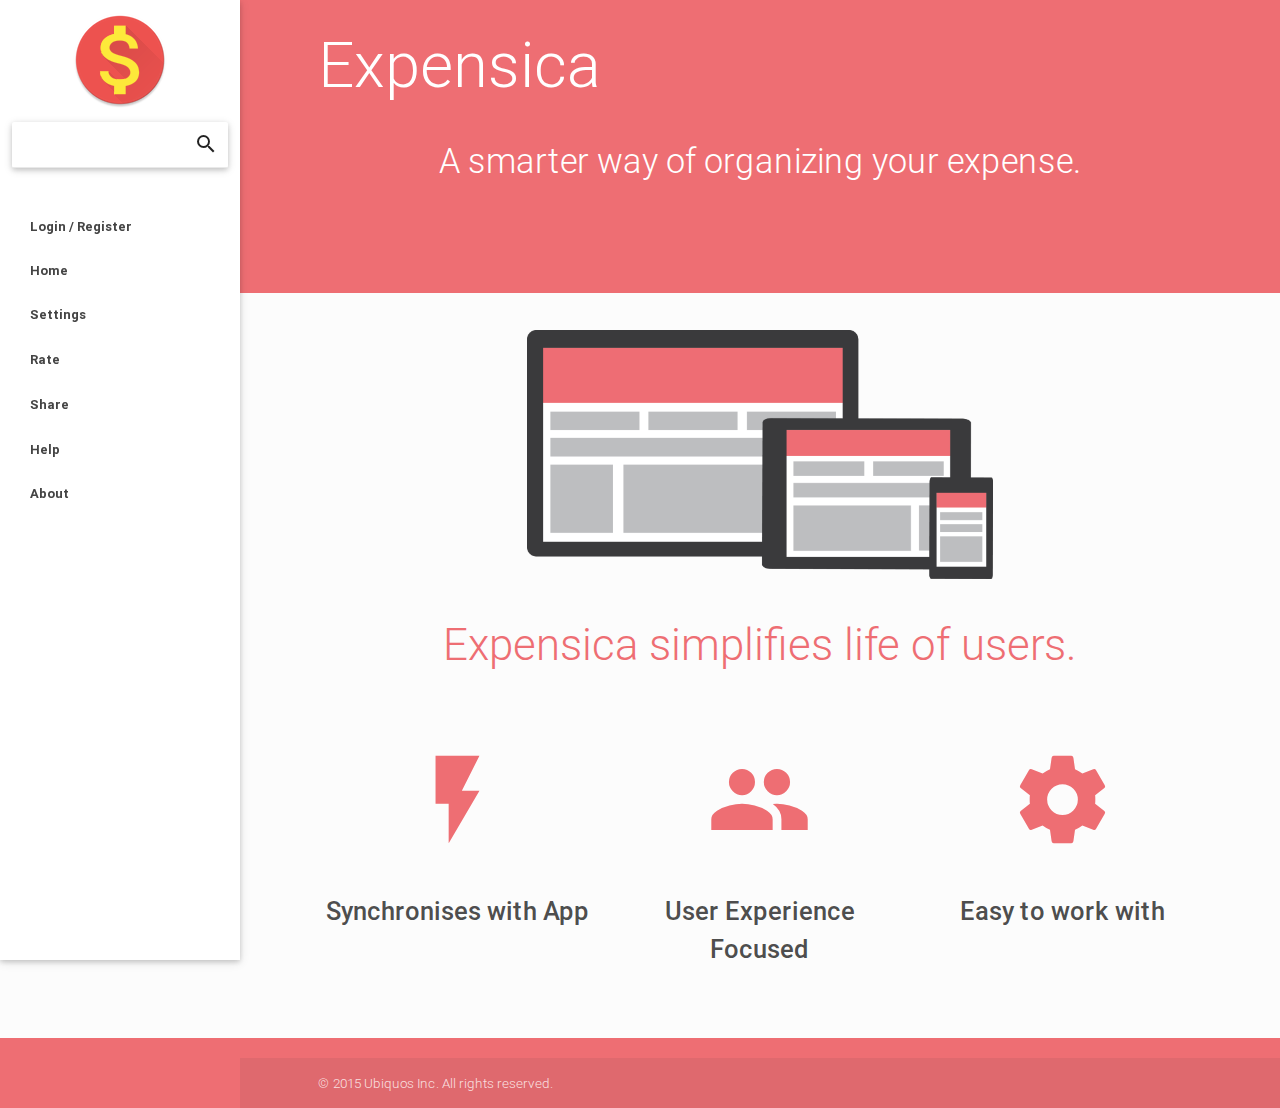
<file: index.html>
<!DOCTYPE html>
<html lang="en">
  <head>
    <meta http-equiv="Content-Type" content="text/html; charset=UTF-8">
    <meta name="viewport" content="width=device-width, initial-scale=1">
    <meta http-equiv="X-UA-Compatible" content="IE=edge">
    <meta name="msapplication-tap-highlight" content="no">
    <meta name="description" content="Materialize is a modern responsive CSS framework based on Material Design by Google. ">
    <title>Expensica</title>
    <!-- Favicons-->
    <link rel="apple-touch-icon-precomposed" href="images/favicon/apple-touch-icon-152x152.png">
    <meta name="msapplication-TileColor" content="#FFFFFF">
    <meta name="msapplication-TileImage" content="images/favicon/mstile-144x144.png">
    <link rel="shortcut icon" type="image/png" href="images/favicon/favicon.png">
    <!--  Android 5 Chrome Color-->
    <meta name="theme-color" content="#EE6E73">
    <!-- CSS-->
    <link href="css/prism.css" rel="stylesheet">
    <link href="css/ghpages-materialize.css" type="text/css" rel="stylesheet" media="screen,projection">
    <link href="http://fonts.googleapis.com/css?family=Inconsolata" rel="stylesheet" type="text/css">
    <link href="http://fonts.googleapis.com/icon?family=Material+Icons" rel="stylesheet">
    <script>
      window.liveSettings = {
        api_key: "a0b49b34b93844c38eaee15690d86413",
        picker: "bottom-right",
        detectlang: true,
        dynamic: true,
        autocollect: true
      };
    </script>
    <script src="//cdn.transifex.com/live.js"></script>
  </head>
  <body>
    <header>
      <div class="container"><a href="#" data-activates="nav-mobile" class="button-collapse top-nav waves-effect waves-light circle hide-on-large-only"><i class="mdi-navigation-menu"></i></a></div>
      <ul id="nav-mobile" class="side-nav fixed">
        <li class="logo"><img src="res/ic_launcher%202.png" style="margin: -20px 0 0 0"> <!--<a id="logo-container" href="http://materializecss.com/" class="brand-logo">
            <object id="front-page-logo" type="image/svg+xml" data="res/ic_launcher.png" style="margin: -10px 0 0 50px; width: 100px">Your browser does not support SVG</object></a>--></li>
        <li class="search">
          <div class="search-wrapper card">
            <input id="search"><i class="material-icons">search</i>
            <div class="search-results"></div>
          </div>
        </li>
        <li class="bold"><a href="login.html" class="waves-effect waves-teal">Login / Register</a></li>
        <li class="bold"><a href="homepage.html" class="waves-effect waves-teal">Home</a></li>
        <li class="no-padding">
          <ul class="collapsible collapsible-accordion">
            <li class="bold"><a href="#" class="collapsible-header  waves-effect waves-teal">Settings</a>
            <!--  <div class="collapsible-body">
                <ul>
                  <li><a href="color.html">Color</a></li>
                  <li><a href="grid.html">Grid</a></li>
                  <li><a href="helpers.html">Helpers</a></li>
                  <li><a href="media-css.html">Media</a></li>
                  <li><a href="sass.html">Sass</a></li>
                  <li><a href="shadow.html">Shadow</a></li>
                  <li><a href="table.html">Table</a></li>
                  <li><a href="typography.html">Typography</a></li>
                </ul>
              </div> -->
            </li>
            <li class="bold"><a href="#" class="collapsible-header  waves-effect waves-teal">Rate</a>
             <!-- <div class="collapsible-body">
                <ul>
                  <li><a href="badges.html">Badges</a></li>
                  <li><a href="buttons.html">Buttons</a></li>
                  <li><a href="breadcrumbs.html">Breadcrumbs</a></li>
                  <li><a href="cards.html">Cards</a></li>
                  <li><a href="chips.html">Chips</a></li>
                  <li><a href="collections.html">Collections</a></li>
                  <li><a href="footer.html">Footer</a></li>
                  <li><a href="forms.html">Forms</a></li>
                  <li><a href="icons.html">Icons</a></li>
                  <li><a href="navbar.html">Navbar</a></li>
                  <li><a href="pagination.html">Pagination</a></li>
                  <li><a href="preloader.html">Preloader</a></li>
                </ul>
              </div> -->
            </li>
            <li class="bold"><a href="#" class="collapsible-header  waves-effect waves-teal">Share</a>
            <!--  <div class="collapsible-body">
                <ul>
                  <li><a href="collapsible.html">Collapsible</a></li>
                  <li><a href="dialogs.html">Dialogs</a></li>
                  <li><a href="dropdown.html">Dropdown</a></li>
                  <li><a href="media.html">Media</a></li>
                  <li><a href="modals.html">Modals</a></li>
                  <li><a href="parallax.html">Parallax</a></li>
                  <li><a href="pushpin.html">Pushpin</a></li>
                  <li><a href="scrollfire.html">ScrollFire</a></li>
                  <li><a href="scrollspy.html">Scrollspy</a></li>
                  <li><a href="side-nav.html">SideNav</a></li>
                  <li><a href="tabs.html">Tabs</a></li>
                  <li><a href="transitions.html">Transitions</a></li>
                  <li><a href="waves.html">Waves</a></li>
                </ul>
              </div> -->
            </li>
          </ul>
        </li>
        <li class="bold"><a href="#" class="waves-effect waves-teal">Help</a></li>
        <li class="bold"><a href="about.html" class="waves-effect waves-teal">About</a></li>
      </ul>
    </header>
    <main>
      <div class="section no-pad-bot" id="index-banner">
        <div class="container">
          <h1 class="header center-on-small-only">Expensica</h1>
          <div class='row center'>
            <h4 class ="header col s12 light center">A smarter way of organizing your expense. </h4>
          </div>
        <!--  <div class="row center">
            <a href="http://materializecss.com/getting-started.html" id="download-button" class="btn-large waves-effect waves-light">Get Started</a>
          </div> -->
        <!--  <div class="row center"><a class="red-text text-lighten-4" href="https://github.com/Dogfalo/materialize">alpha release v0.97.5</a></div> -->

          <div class="buysellads-header row center">
            <!-- CarbonAds Zone Code -->
        <!--    <script async type="text/javascript" src="//cdn.carbonads.com/carbon.js?zoneid=1673&serve=C6AILKT&placement=materializecss" id="_carbonads_js"></script> -->
          </div>
          <br>

        </div>
   <!--     <div class="github-commit">
          <div class="container">
            <div class="commit">
              Latest Commit on Github:
              &nbsp;&nbsp;
              <a href="" class="sha"></a>
              &nbsp;&nbsp;
              <span class="date"></span>
              <a id="github-button" href="https://github.com/Dogfalo/materialize" class="btn-flat right grey-text text-lighten-5 waves-effect waves-light hide-on-small-only">Github</a>
            </div>
          </div>
        </div> -->
      </div>

      <div class="container">
        <div class="section">

          <div class="row">
            <div class="col s12 m8 offset-m2">
              <br>
              <img id="responsive-img" src="images/responsive.png">
            </div>
          </div>

          <div class="row">
            <h3 class="col s12 light center header">Expensica simplifies life of users.</h3>
          </div>

          <!--   Promo Section   -->
          <div class="row">
            <div class="col s12 m4">
              <div class="center promo">
                <i class="material-icons">flash_on</i>
                <p class="promo-caption">Synchronises with App</p>
                <p class="light center"><!--We did most of the heavy lifting for you to provide a default stylings that incorporate our custom components. Additionally, we refined animations and transitions to provide a smoother experience for developers.--></p>
              </div>
            </div>

            <div class="col s12 m4">
              <div class="center promo">
                <i class="material-icons">group</i>
                <p class="promo-caption">User Experience Focused</p>
                <p class="light center"><!--By utilizing elements and principles of Material Design, we were able to create a framework that incorporates components and animations that provide more feedback to users. Additionally, a single underlying responsive system across all platforms allow for a more unified user experience.--></p>
              </div>
            </div>

            <div class="col s12 m4">
              <div class="center promo">
                <i class="material-icons">settings</i>
                <p class="promo-caption">Easy to work with</p>
                <p class="light center"><!--We have provided detailed documentation as well as specific code examples to help new users get started. We are also always open to feedback and can answer any questions a user may have about Materialize.--></p>
              </div>
            </div>
          </div>

        </div>
       <!--
        <div class="divider"></div>
        <div class="section">
          <div class="row center">
            <h3 class="light header">Materialize Showcase</h3>
            <p class="col s8 offset-s2 caption">Checkout what people are creating with Materialize. Get inspired by these beautiful sites and you can even submit your own website to be showcased here.</p>
            <a href="http://materializecss.com/showcase.html" class="btn-large waves-effect waves-light">Explore our Showcase</a>
          </div>
        </div> -->
      </div>


    </main>

    <footer class="page-footer">
   <!--   <div class="container">
        <div class="row">
          <div class="col l4 s12">
            <h5 class="white-text">Help Materialize Grow</h5>
            <p class="grey-text text-lighten-4">We are a team of college students working on this project like it's our full time job. Any amount would help support and continue development on this project and is greatly appreciated.</p>
            <form id="paypal-donate" action="https://www.paypal.com/cgi-bin/webscr" method="post" target="_top">
<input type="hidden" name="cmd" value="_s-xclick">
<input type="hidden" name="encrypted" value="-----BEGIN [base64]/voKC1TMEvxU0ct4gdsZ29zARE96gRsCPVtVpY1hGr0NivLXeiHyw3xoW9UfzjcI9gZy5PZYoNv2xkTMj+jUkzuBMDiB2JfrIH7ZNxbcK1m/ep7Luoo1CR8JmYNCtlzELMAkGBSsOAwIaBQAwgawGCSqGSIb3DQEHATAUBggqhkiG9w0DBwQI/PHaKaPxsg2AgYh0FZUDlxXaZSGYZJiUkF4L0p9hZn0tYmT6kqOqB50541GOsZtJSVAO/F+Qz5I9EsCuGve7GLKSBufhNjWa24ay5T2hkGJkAzISlqS2qBQSFDDpHDyEnNSZ2vPG2K8Bepc/[base64]/ETMS1ycjtkpkvjXZe9k+6CieLuLsPumsJ7QC1odNz3sJiCbs2wC0nLE0uLGaEtXynIgRqIddYCHx88pb5HTXv4SZeuv0Rqq4+axW9PLAAATU8w04qqjaSXgbGLP3NmohqM6bV9kZZwZLR/klDaQGo1u9uDb9lr4Yn+rBQIDAQABo4HuMIHrMB0GA1UdDgQWBBSWn3y7xm8XvVk/UtcKG+wQ1mSUazCBuwYDVR0jBIGzMIGwgBSWn3y7xm8XvVk/[base64]/zANBgkqhkiG9w0BAQUFAAOBgQCBXzpWmoBa5e9fo6ujionW1hUhPkOBakTr3YCDjbYfvJEiv/2P+IobhOGJr85+XHhN0v4gUkEDI8r2/rNk1m0GA8HKddvTjyGw/XqXa+LSTlDYkqI8OwR8GEYj4efEtcRpRYBxV8KxAW93YDWzFGvruKnnLbDAF6VR5w/[base64]/Cl/zgwDQYJKoZIhvcNAQEBBQAEgYAGuieIpSk7XCxyo4RieZQ/SO0EHUYEW9B7KFJB9qZ1+yCKpUm7prwsGGOJAAdqKOw59I7qjLQI5cFJz/O8Ivb14TclAZiKTnOCB/wO1QHp+9s+hF00D6v0TDetLm0GLnk/7ljWvNq1pTyiMTLVg4yw1dAzQE1tC6bYTtLuDhLl0Q==-----END PKCS7-----
">
<button class="btn waves-effect waves-light red lighten-3" type="submit" name="action" alt="PayPal - The safer, easier way to pay online!">Donate Now
</button>
</form>

          </div>
          <div class="col l4 s12">
            <h5 class="white-text">Join the Discussion</h5>
            <p class="grey-text text-lighten-4">We have a Gitter chat room set up where you can talk directly with us. Come in and discuss new features, future goals, general problems or questions, or anything else you can think of.</p>
            <a class="btn waves-effect waves-light red lighten-3" target="_blank" href="https://gitter.im/Dogfalo/materialize">Chat</a>
          </div>
          <div class="col l4 s12" style="overflow: hidden;">
            <h5 class="white-text">Connect</h5>
            <iframe src="http://ghbtns.com/github-btn.html?user=dogfalo&repo=materialize&type=watch&count=true&size=large" allowtransparency="true" frameborder="0" scrolling="0" width="170" height="30"></iframe>
            <br>
            <a href="https://twitter.com/MaterializeCSS" class="twitter-follow-button" data-show-count="true" data-size="large" data-dnt="true">Follow @MaterializeCSS</a>
            <br>
            <div class="g-follow" data-annotation="bubble" data-height="24" data-href="https://plus.google.com/108619793845925798422" data-rel="publisher"></div>
          </div>
        </div>
      </div> -->
      <div class="footer-copyright">
        <div class="container">
        © 2015 Ubiquos Inc. All rights reserved.
      <!--  <a class="grey-text text-lighten-4 right" href="https://github.com/Dogfalo/materialize/blob/master/LICENSE">MIT License</a> -->
        </div>
      </div>
    </footer>
    <!--  Scripts-->
    <script src="https://code.jquery.com/jquery-2.1.4.min.js"></script>
    <script>if (!window.jQuery) { document.write('<script src="bin/jquery-2.1.1.min.js"><\/script>'); }
    </script>
    <script src="js/jquery.timeago.min.js"></script>
    <script src="js/prism.js"></script>
    <script src="jade/lunr.min.js"></script>
    <script src="jade/search.js"></script>
    <script src="bin/materialize.js"></script>
    <script src="js/init.js"></script>
    <!-- Twitter Button -->
    <script>!function(d,s,id){var js,fjs=d.getElementsByTagName(s)[0],p=/^http:/.test(d.location)?'http':'https';if(!d.getElementById(id)){js=d.createElement(s);js.id=id;js.src=p+'://platform.twitter.com/widgets.js';fjs.parentNode.insertBefore(js,fjs);}}(document, 'script', 'twitter-wjs');</script>

    <!-- Google Plus Button-->
    <script src="https://apis.google.com/js/platform.js" async defer></script>

    <!--  Google Analytics  -->

  </body>
</html>
</file>
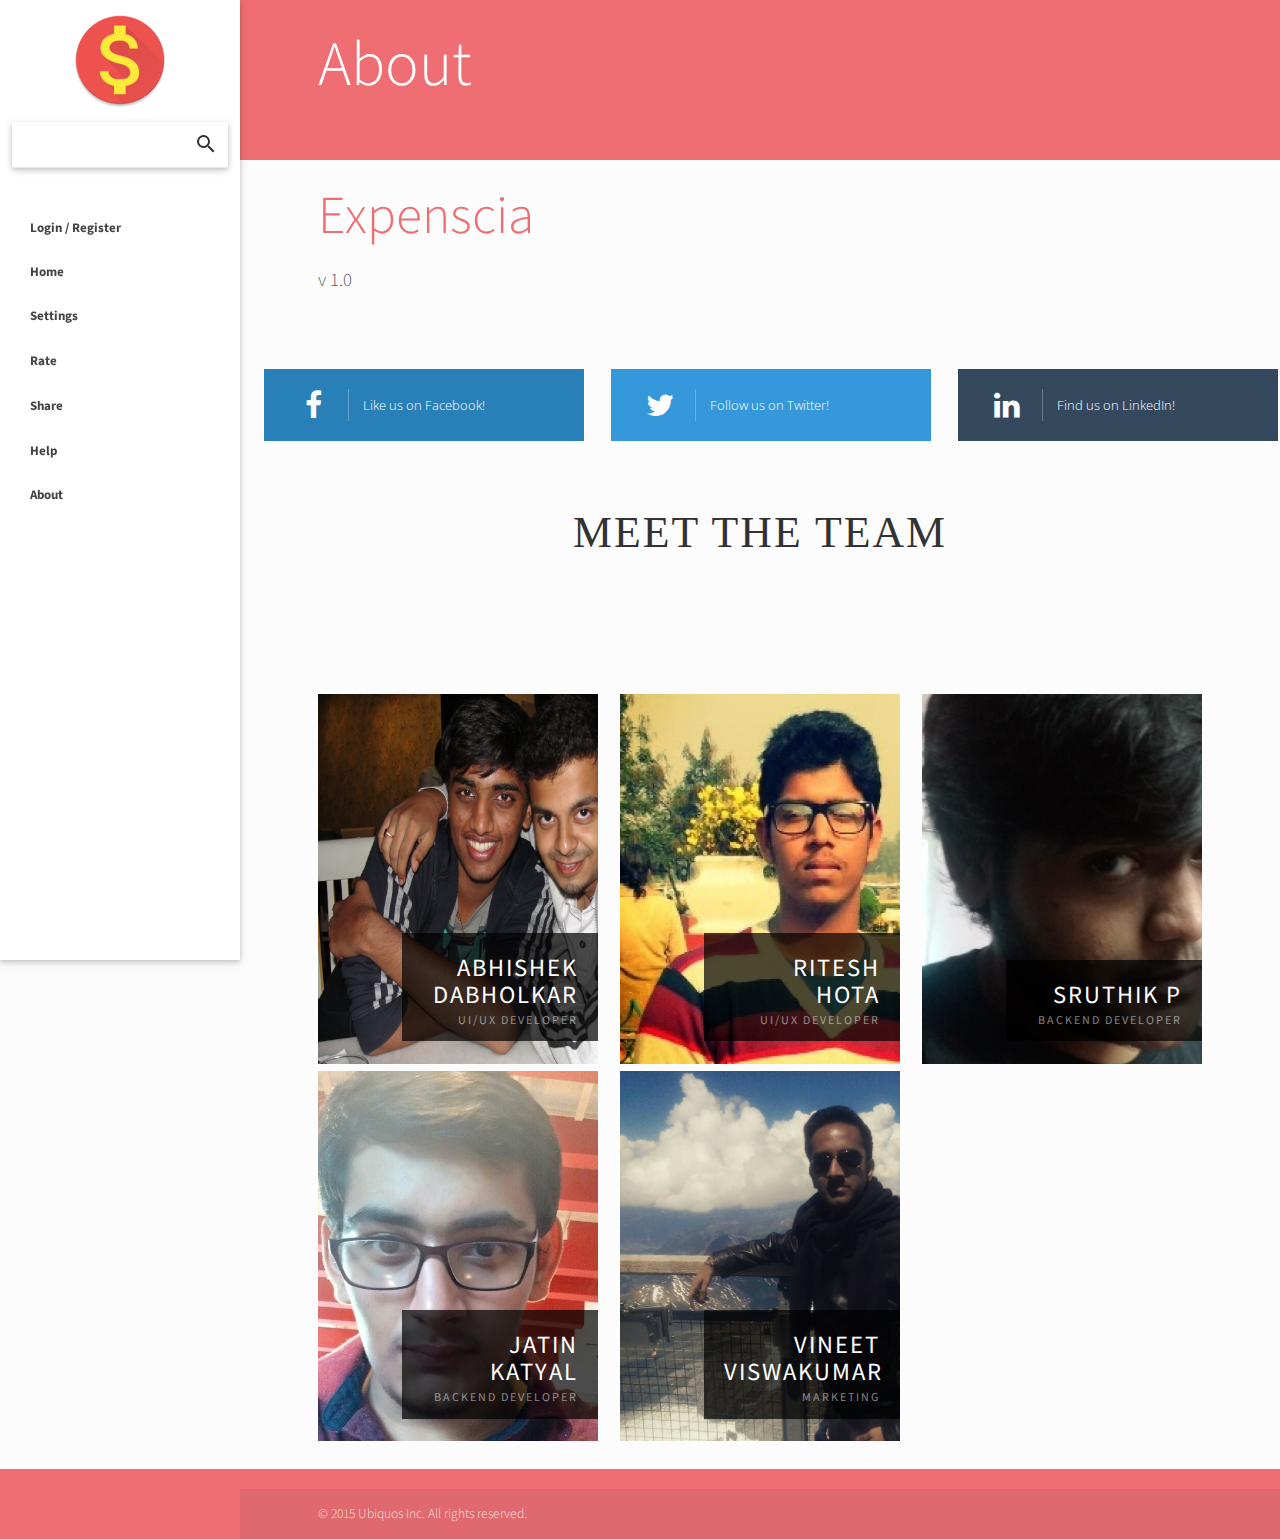
<file: about.html>
<!DOCTYPE html>
<html lang="en">
  <head>
    <meta http-equiv="Content-Type" content="text/html; charset=UTF-8">
    <meta name="viewport" content="width=device-width, initial-scale=1">
    <meta http-equiv="X-UA-Compatible" content="IE=edge">
    <meta name="msapplication-tap-highlight" content="no">
    <meta name="description" content="Materialize is a modern responsive CSS framework based on Material Design by Google. ">
    <title>Expensica</title>
    <!-- Favicons-->
    <link rel="apple-touch-icon-precomposed" href="images/favicon/apple-touch-icon-152x152.png">
    <meta name="msapplication-TileColor" content="#FFFFFF">
    <meta name="msapplication-TileImage" content="images/favicon/mstile-144x144.png">
      <link rel="shortcut icon" type="image/png" href="images/favicon/favicon.png">
    <!--  Android 5 Chrome Color-->
    <meta name="theme-color" content="#EE6E73">
    <!-- CSS-->

    <link href="css/social.css" rel="stylesheet">

      <link href="css/about.css" rel="stylesheet">

    <link rel="stylesheet" href="https://maxcdn.bootstrapcdn.com/font-awesome/4.5.0/css/font-awesome.min.css">

    <link href="css/prism.css" rel="stylesheet">
    <link href="css/ghpages-materialize.css" type="text/css" rel="stylesheet" media="screen,projection">
    <link href="http://fonts.googleapis.com/css?family=Inconsolata" rel="stylesheet" type="text/css">
    <link href="http://fonts.googleapis.com/icon?family=Material+Icons" rel="stylesheet">
    <script>
      window.liveSettings = {
        api_key: "a0b49b34b93844c38eaee15690d86413",
        picker: "bottom-right",
        detectlang: true,
        dynamic: true,
        autocollect: true
      };
    </script>
    <script src="//cdn.transifex.com/live.js"></script>
  </head>
  <body>
    <header>
      <div class="container"><a href="#" data-activates="nav-mobile" class="button-collapse top-nav waves-effect waves-light circle hide-on-large-only"><i class="mdi-navigation-menu"></i></a></div>
      <ul id="nav-mobile" class="side-nav fixed">
        <li class="logo"><img src="res/ic_launcher%202.png" style="margin: -20px 0 0 0"> <!--<a id="logo-container" href="http://materializecss.com/" class="brand-logo">
            <object id="front-page-logo" type="image/svg+xml" data="res/ic_launcher.png" style="margin: -10px 0 0 50px; width: 100px">Your browser does not support SVG</object></a>--></li>
        <li class="search">
          <div class="search-wrapper card">
            <input id="search"><i class="material-icons">search</i>
            <div class="search-results"></div>
          </div>
        </li>
          <li class="bold"><a href="login.html" class="waves-effect waves-teal">Login / Register</a></li>
          <li class="bold"><a href="homepage.html" class="waves-effect waves-teal">Home</a></li>
          <li class="no-padding">
              <ul class="collapsible collapsible-accordion">
                  <li class="bold"><a href="#" class="collapsible-header  waves-effect waves-teal">Settings</a>
                      <!--  <div class="collapsible-body">
                          <ul>
                            <li><a href="color.html">Color</a></li>
                            <li><a href="grid.html">Grid</a></li>
                            <li><a href="helpers.html">Helpers</a></li>
                            <li><a href="media-css.html">Media</a></li>
                            <li><a href="sass.html">Sass</a></li>
                            <li><a href="shadow.html">Shadow</a></li>
                            <li><a href="table.html">Table</a></li>
                            <li><a href="typography.html">Typography</a></li>
                          </ul>
                        </div> -->
                  </li>
                  <li class="bold"><a href="#" class="collapsible-header  waves-effect waves-teal">Rate</a>
                      <!-- <div class="collapsible-body">
                         <ul>
                           <li><a href="badges.html">Badges</a></li>
                           <li><a href="buttons.html">Buttons</a></li>
                           <li><a href="breadcrumbs.html">Breadcrumbs</a></li>
                           <li><a href="cards.html">Cards</a></li>
                           <li><a href="chips.html">Chips</a></li>
                           <li><a href="collections.html">Collections</a></li>
                           <li><a href="footer.html">Footer</a></li>
                           <li><a href="forms.html">Forms</a></li>
                           <li><a href="icons.html">Icons</a></li>
                           <li><a href="navbar.html">Navbar</a></li>
                           <li><a href="pagination.html">Pagination</a></li>
                           <li><a href="preloader.html">Preloader</a></li>
                         </ul>
                       </div> -->
                  </li>
                  <li class="bold"><a href="#" class="collapsible-header  waves-effect waves-teal">Share</a>
                      <!--  <div class="collapsible-body">
                          <ul>
                            <li><a href="collapsible.html">Collapsible</a></li>
                            <li><a href="dialogs.html">Dialogs</a></li>
                            <li><a href="dropdown.html">Dropdown</a></li>
                            <li><a href="media.html">Media</a></li>
                            <li><a href="modals.html">Modals</a></li>
                            <li><a href="parallax.html">Parallax</a></li>
                            <li><a href="pushpin.html">Pushpin</a></li>
                            <li><a href="scrollfire.html">ScrollFire</a></li>
                            <li><a href="scrollspy.html">Scrollspy</a></li>
                            <li><a href="side-nav.html">SideNav</a></li>
                            <li><a href="tabs.html">Tabs</a></li>
                            <li><a href="transitions.html">Transitions</a></li>
                            <li><a href="waves.html">Waves</a></li>
                          </ul>
                        </div> -->
                  </li>
              </ul>
          </li>
          <li class="bold"><a href="#" class="waves-effect waves-teal">Help</a></li>
          <li class="bold"><a href="about.html" class="waves-effect waves-teal">About</a></li>
      </ul>
    </header>

    <main>
      <div class="section" id="index-banner">
  <div class="container">
    <div class="row">
      <div class="col s12 m9">
        <h1 class="header center-on-small-only">About</h1>
     <!--   <h4 class ="light red-text text-lighten-4 center-on-small-only">Learn about the Material Design and our Project Team.</h4> -->
      </div>
    <!--  <div class="col s12 m3">
        <div class="buysellads-header center-on-small-only">
          <!-- CarbonAds Zone Code -->
   <!--       <script async type="text/javascript" src="//cdn.carbonads.com/carbon.js?zoneid=1673&serve=C6AILKT&placement=materializecss" id="_carbonads_js"></script>
        </div>
      </div> -->
    </div>
  </div>
</div>

<div class="container">
  <div class="row">
      <div class="col s12 m9 l10">
        <h2 class="header">Expenscia</h2>
        <p class="caption">v 1.0</p>
      </div>
  </div>
</div>


        <a class="socialbox facebook" href="https://www.facebook.com/cghubs">
            <div class="social-icon">
                <i class="fa fa-fw fa-facebook"></i>
            </div>
            <div class="description">
                <span class="ng-binding-shares"></span>
                <span class="ng-binding-likes"></span>
                <span>Like us on Facebook!</span>
            </div>
        </a>

        <a class="socialbox twitter" href="https://twitter.com/cghubs">
            <div class="social-icon">
                <i class="fa fa-fw fa-twitter"></i>
            </div>
            <div class="description">
                <span class="ng-binding"></span>
                <span>Follow us on Twitter!</span>
            </div>
        </a>

        <a class="socialbox linkedin" href="https://www.linkedin.com/vsearch/f?type=all&keywords=cghubs&orig=GLHD&rsid=&pageKey=member-home&trkInfo=">
            <div class="social-icon">
                <i class="fa fa-fw fa-linkedin"></i>
            </div>
            <div class="description">
                <span class="ng-binding"></span>
                <span>Find us on LinkedIn!</span>
            </div>
        </a>







        <div class="container">
        <div class="row">
            <div class="heading-title text-center"><br><br>
                <h3 class="text-uppercase" style="font-family: Dancing Script">Meet the Team</h3>
                <p class="p-top-30 half-txt"><!--Nam pulvinar vitae neque et porttitor. Praesent sed nisi eleifend. Nam pulvinar vitae neque et porttitor. Praesent sed nisi eleifend. --></p>
            </div>

            <div class="col s12 m4 center-on-small-only">
                <div class="team-member">
                    <div class="team-img">
                        <img src="images/team/AbhishekDabholkar.jpg" alt="team member" class="img-responsive" width="370" height="370">
                        <div class="team-intro light-txt">
                            <h5>Abhishek Dabholkar</h5>
                            <span>UI/UX Developer</span>
                        </div>
                    </div>
                    <div class="team-hover">
                        <div class="desk">
                            <h4>Hi There !</h4>
                            <p>I love to introduce myself as a hardcore Web Designer.</p>
                        </div>
                        <div class="s-link">
                            <a href="#"><i class="fa fa-facebook"></i></a>
                            <a href="#"><i class="fa fa-twitter"></i></a>
                            <a href="#"><i class="fa fa-google-plus"></i></a>
                        </div>
                    </div>
                </div>

            </div>
            <div class="col s12 m4 center-on-small-only">
                <div class="team-member">
                    <div class="team-img">
                        <img src="images/team/RiteshHota.jpg" alt="team member" class="img-responsive" width="370" height="370">
                        <div class="team-intro light-txt">
                            <h5>Ritesh Hota</h5>
                            <span>UI/UX Developer</span>
                        </div>
                    </div>
                    <div class="team-hover">
                        <div class="desk">
                            <h4>Hello World</h4>
                            <p>I love to introduce myself as a hardcore Web Designer.</p>
                        </div>
                        <div class="s-link">
                            <a href="#"><i class="fa fa-facebook"></i></a>
                            <a href="#"><i class="fa fa-twitter"></i></a>
                            <a href="#"><i class="fa fa-google-plus"></i></a>
                        </div>
                    </div>
                </div>

            </div>
            <div class="col s12 m4 center-on-small-only">
                <div class="team-member">
                    <div class="team-img">
                        <img src="images/team/Sruthik.jpg" alt="team member" class="img-responsive" width="370" height="370">
                        <div class="team-intro light-txt">
                            <h5>Sruthik P</h5>
                            <span>Backend Developer</span>
                        </div>
                    </div>
                    <div class="team-hover">
                        <div class="desk">
                            <h4>I love to design</h4>
                            <p>I love to introduce myself as a hardcore Web Designer.</p>
                        </div>
                        <div class="s-link">
                            <a href="#"><i class="fa fa-facebook"></i></a>
                            <a href="#"><i class="fa fa-twitter"></i></a>
                            <a href="#"><i class="fa fa-google-plus"></i></a>
                        </div>
                    </div>
                </div>

            </div>

            <div class="col s12 m4 center-on-small-only">
                <div class="team-member">
                    <div class="team-img">
                        <img src="images/team/Jatin.jpg" alt="team member" class="img-responsive" width="370" height="370">
                        <div class="team-intro light-txt">
                            <h5>Jatin Katyal</h5>
                            <span>Backend Developer</span>
                        </div>
                    </div>
                    <div class="team-hover">
                        <div class="desk">
                            <h4>I love to design</h4>
                            <p>I love to introduce myself as a hardcore Web Designer.</p>
                        </div>
                        <div class="s-link">
                            <a href="#"><i class="fa fa-facebook"></i></a>
                            <a href="#"><i class="fa fa-twitter"></i></a>
                            <a href="#"><i class="fa fa-google-plus"></i></a>
                        </div>
                    </div>
                </div>

            </div>

            <div class="col s12 m4 center-on-small-only">
                <div class="team-member">
                    <div class="team-img">
                        <img src="images/team/Vineet.jpg" alt="team member" class="img-responsive" width="370" height="370">
                        <div class="team-intro light-txt">
                            <h5>Vineet Viswakumar</h5>
                            <span>Marketing</span>
                        </div>
                    </div>
                    <div class="team-hover">
                        <div class="desk">
                            <h4>I love to design</h4>
                            <p>I love to introduce myself as a hardcore Web Designer.</p>
                        </div>
                        <div class="s-link">
                            <a href="#"><i class="fa fa-facebook"></i></a>
                            <a href="#"><i class="fa fa-twitter"></i></a>
                            <a href="#"><i class="fa fa-google-plus"></i></a>
                        </div>
                    </div>
                </div>

            </div>

        </div>

    </div>




    </main>





    <footer class="page-footer">
        <!--   <div class="container">
             <div class="row">
               <div class="col l4 s12">
                 <h5 class="white-text">Help Materialize Grow</h5>
                 <p class="grey-text text-lighten-4">We are a team of college students working on this project like it's our full time job. Any amount would help support and continue development on this project and is greatly appreciated.</p>
                 <form id="paypal-donate" action="https://www.paypal.com/cgi-bin/webscr" method="post" target="_top">
     <input type="hidden" name="cmd" value="_s-xclick">
     <input type="hidden" name="encrypted" value="-----BEGIN [base64]/voKC1TMEvxU0ct4gdsZ29zARE96gRsCPVtVpY1hGr0NivLXeiHyw3xoW9UfzjcI9gZy5PZYoNv2xkTMj+jUkzuBMDiB2JfrIH7ZNxbcK1m/ep7Luoo1CR8JmYNCtlzELMAkGBSsOAwIaBQAwgawGCSqGSIb3DQEHATAUBggqhkiG9w0DBwQI/PHaKaPxsg2AgYh0FZUDlxXaZSGYZJiUkF4L0p9hZn0tYmT6kqOqB50541GOsZtJSVAO/F+Qz5I9EsCuGve7GLKSBufhNjWa24ay5T2hkGJkAzISlqS2qBQSFDDpHDyEnNSZ2vPG2K8Bepc/[base64]/ETMS1ycjtkpkvjXZe9k+6CieLuLsPumsJ7QC1odNz3sJiCbs2wC0nLE0uLGaEtXynIgRqIddYCHx88pb5HTXv4SZeuv0Rqq4+axW9PLAAATU8w04qqjaSXgbGLP3NmohqM6bV9kZZwZLR/klDaQGo1u9uDb9lr4Yn+rBQIDAQABo4HuMIHrMB0GA1UdDgQWBBSWn3y7xm8XvVk/UtcKG+wQ1mSUazCBuwYDVR0jBIGzMIGwgBSWn3y7xm8XvVk/[base64]/zANBgkqhkiG9w0BAQUFAAOBgQCBXzpWmoBa5e9fo6ujionW1hUhPkOBakTr3YCDjbYfvJEiv/2P+IobhOGJr85+XHhN0v4gUkEDI8r2/rNk1m0GA8HKddvTjyGw/XqXa+LSTlDYkqI8OwR8GEYj4efEtcRpRYBxV8KxAW93YDWzFGvruKnnLbDAF6VR5w/[base64]/Cl/zgwDQYJKoZIhvcNAQEBBQAEgYAGuieIpSk7XCxyo4RieZQ/SO0EHUYEW9B7KFJB9qZ1+yCKpUm7prwsGGOJAAdqKOw59I7qjLQI5cFJz/O8Ivb14TclAZiKTnOCB/wO1QHp+9s+hF00D6v0TDetLm0GLnk/7ljWvNq1pTyiMTLVg4yw1dAzQE1tC6bYTtLuDhLl0Q==-----END PKCS7-----
     ">
     <button class="btn waves-effect waves-light red lighten-3" type="submit" name="action" alt="PayPal - The safer, easier way to pay online!">Donate Now
     </button>
     </form>

               </div>
               <div class="col l4 s12">
                 <h5 class="white-text">Join the Discussion</h5>
                 <p class="grey-text text-lighten-4">We have a Gitter chat room set up where you can talk directly with us. Come in and discuss new features, future goals, general problems or questions, or anything else you can think of.</p>
                 <a class="btn waves-effect waves-light red lighten-3" target="_blank" href="https://gitter.im/Dogfalo/materialize">Chat</a>
               </div>
               <div class="col l4 s12" style="overflow: hidden;">
                 <h5 class="white-text">Connect</h5>
                 <iframe src="http://ghbtns.com/github-btn.html?user=dogfalo&repo=materialize&type=watch&count=true&size=large" allowtransparency="true" frameborder="0" scrolling="0" width="170" height="30"></iframe>
                 <br>
                 <a href="https://twitter.com/MaterializeCSS" class="twitter-follow-button" data-show-count="true" data-size="large" data-dnt="true">Follow @MaterializeCSS</a>
                 <br>
                 <div class="g-follow" data-annotation="bubble" data-height="24" data-href="https://plus.google.com/108619793845925798422" data-rel="publisher"></div>
               </div>
             </div>
           </div> -->
        <div class="footer-copyright">
            <div class="container">
                © 2015 Ubiquos Inc. All rights reserved.
                <!--  <a class="grey-text text-lighten-4 right" href="https://github.com/Dogfalo/materialize/blob/master/LICENSE">MIT License</a> -->
            </div>
        </div>
    </footer>
    <!--  Scripts-->
    <script src="https://code.jquery.com/jquery-2.1.4.min.js"></script>
    <script>if (!window.jQuery) { document.write('<script src="bin/jquery-2.1.1.min.js"><\/script>'); }
    </script>
    <script src="js/jquery.timeago.min.js"></script>
    <script src="js/prism.js"></script>
    <script src="jade/lunr.min.js"></script>
    <script src="jade/search.js"></script>
    <script src="bin/materialize.js"></script>
    <script src="js/init.js"></script>
    <!-- Twitter Button -->
    <script>!function(d,s,id){var js,fjs=d.getElementsByTagName(s)[0],p=/^http:/.test(d.location)?'http':'https';if(!d.getElementById(id)){js=d.createElement(s);js.id=id;js.src=p+'://platform.twitter.com/widgets.js';fjs.parentNode.insertBefore(js,fjs);}}(document, 'script', 'twitter-wjs');</script>

    <!-- Google Plus Button-->
    <script src="https://apis.google.com/js/platform.js" async defer></script>

    <!--  Google Analytics  -->
    <script>
        function getfbcount(url, name) {
            var fbshares;
            var fblikes;

            $.getJSON('http://graph.facebook.com/?ids=' + url, function(data){
                fbshares = data[url].shares;
                $('.facebook .ng-binding-shares').html(fbshares + ' Shares');
            });

            $.getJSON('http://graph.facebook.com/' + name, function(data){
                fblikes = data[name].likes;
                $('.facebook .ng-binding-likes').html(fblikes + ' Likes');
            });
        }

        function gettwcount(url) {
            var tweets;
            $.getJSON('http://urls.api.twitter.com/1/urls/count.json?url=' + url + '&callback=?', function(data){
                tweets = data.count;
                $('.twitter .ng-binding').html(tweets + ' Tweets');
            });
        }

        function getpincount(url) {
            $.getJSON("http://api.pinterest.com/v1/urls/count.json?url=" + url + "&callback=?", function(json) {
                $('.pinterest .ng-binding').html(json.count + ' Pins');
            });
        }

        function getlicount(url) {
            $.getJSON("http://www.linkedin.com/countserv/count/share?url=" + url + "&callback=?", function(json) {
                $('.linkedin .ng-binding').html(json.count + ' Links');
            });
        }


        $(document).ready(function($){
            var url = 'http://cghubs.com';
            var name = 'cghubs';
            getfbcount(url, name);
            gettwcount(url);
            getpincount(url);
            getlicount(url);
        });

    </script>

  </body>
</html>
</file>
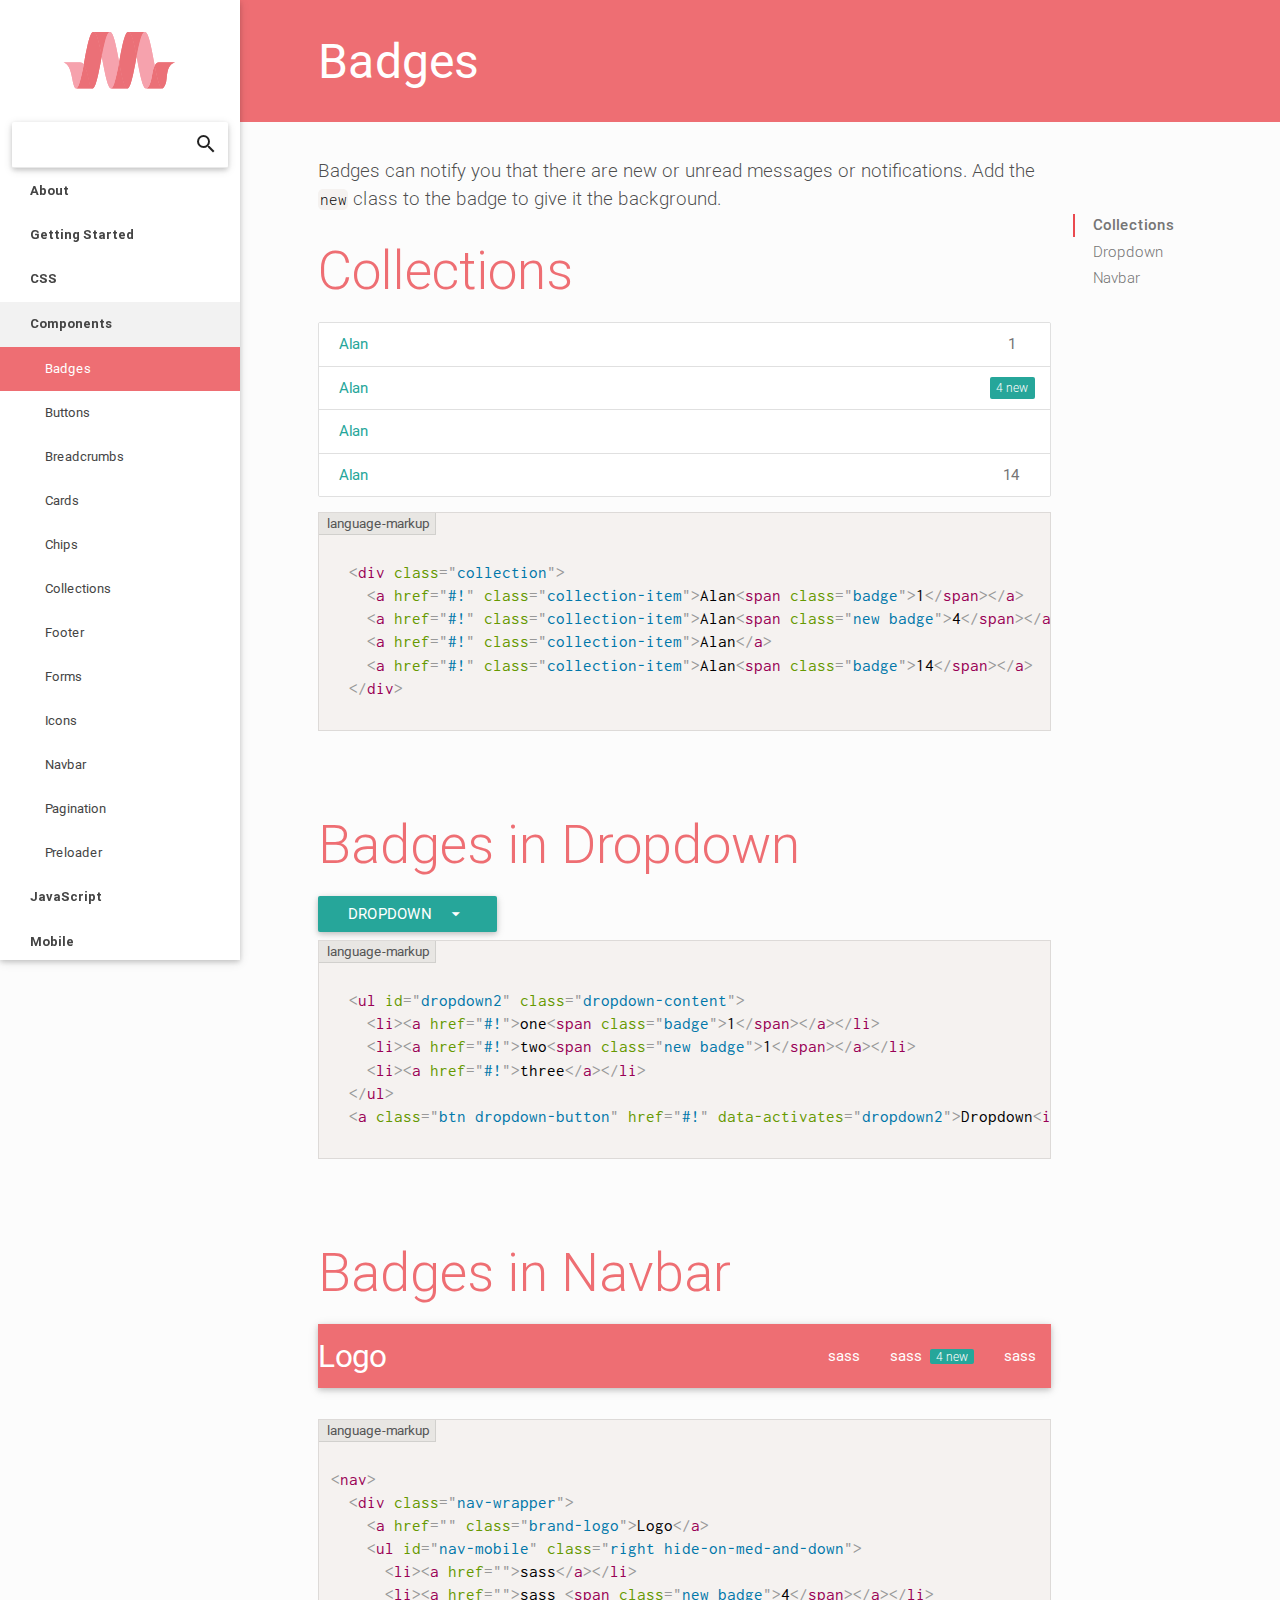
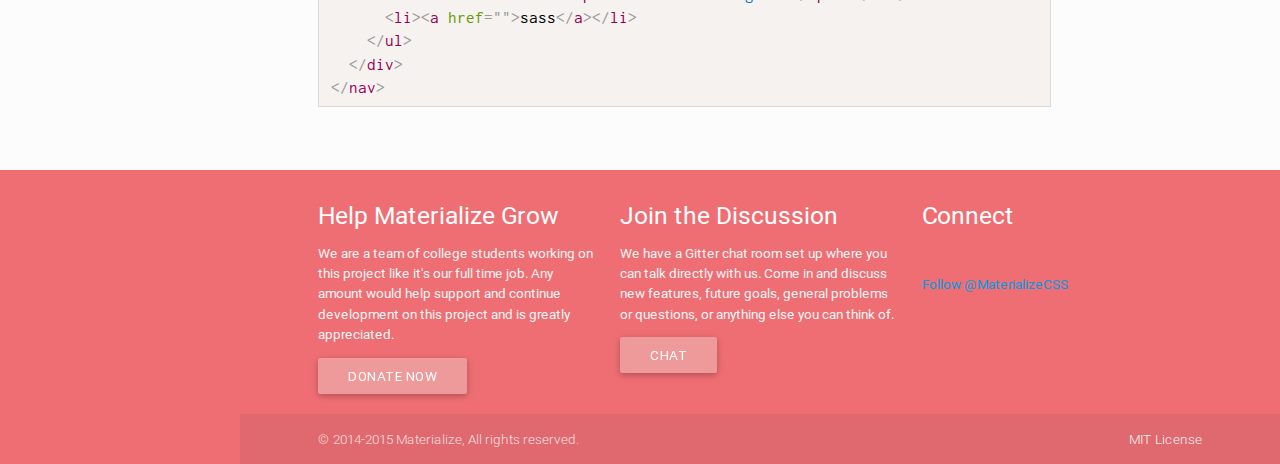
<file: badges.html>
<!DOCTYPE html>
<html lang="en">
  <head>
    <meta http-equiv="Content-Type" content="text/html; charset=UTF-8">
    <meta name="viewport" content="width=device-width, initial-scale=1">
    <meta http-equiv="X-UA-Compatible" content="IE=edge">
    <meta name="msapplication-tap-highlight" content="no">
    <meta name="description" content="Materialize is a modern responsive CSS framework based on Material Design by Google. ">
    <title>Badges - Materialize</title>
    <!-- Favicons-->
    <link rel="apple-touch-icon-precomposed" href="images/favicon/apple-touch-icon-152x152.png">
    <meta name="msapplication-TileColor" content="#FFFFFF">
    <meta name="msapplication-TileImage" content="images/favicon/mstile-144x144.png">
    <link rel="icon" href="images/favicon/favicon-32x32.png" sizes="32x32">
    <!--  Android 5 Chrome Color-->
    <meta name="theme-color" content="#EE6E73">
    <!-- CSS-->
    <link href="css/prism.css" rel="stylesheet">
    <link href="css/ghpages-materialize.css" type="text/css" rel="stylesheet" media="screen,projection">
    <link href="http://fonts.googleapis.com/css?family=Inconsolata" rel="stylesheet" type="text/css">
    <link href="http://fonts.googleapis.com/icon?family=Material+Icons" rel="stylesheet">
    <script>
      window.liveSettings = {
        api_key: "a0b49b34b93844c38eaee15690d86413",
        picker: "bottom-right",
        detectlang: true,
        dynamic: true,
        autocollect: true
      };
    </script>
    <script src="//cdn.transifex.com/live.js"></script>
  </head>
  <body>
    <header>
      <nav class="top-nav">
        <div class="container">
          <div class="nav-wrapper"><a class="page-title">Badges</a></div>
        </div>
      </nav>
      <div class="container"><a href="#" data-activates="nav-mobile" class="button-collapse top-nav full hide-on-large-only"><i class="mdi-navigation-menu"></i></a></div>
      <ul id="nav-mobile" class="side-nav fixed">
        <li class="logo"><a id="logo-container" href="http://materializecss.com/" class="brand-logo">
            <object id="front-page-logo" type="image/svg+xml" data="res/materialize.svg">Your browser does not support SVG</object></a></li>
        <li class="search">
          <div class="search-wrapper card">
            <input id="search"><i class="material-icons">search</i>
            <div class="search-results"></div>
          </div>
        </li>
        <li class="bold"><a href="about.html" class="waves-effect waves-teal">About</a></li>
        <li class="bold"><a href="getting-started.html" class="waves-effect waves-teal">Getting Started</a></li>
        <li class="no-padding">
          <ul class="collapsible collapsible-accordion">
            <li class="bold"><a class="collapsible-header  waves-effect waves-teal">CSS</a>
              <div class="collapsible-body">
                <ul>
                  <li><a href="color.html">Color</a></li>
                  <li><a href="grid.html">Grid</a></li>
                  <li><a href="helpers.html">Helpers</a></li>
                  <li><a href="media-css.html">Media</a></li>
                  <li><a href="sass.html">Sass</a></li>
                  <li><a href="shadow.html">Shadow</a></li>
                  <li><a href="table.html">Table</a></li>
                  <li><a href="typography.html">Typography</a></li>
                </ul>
              </div>
            </li>
            <li class="bold"><a class="collapsible-header active waves-effect waves-teal">Components</a>
              <div class="collapsible-body">
                <ul>
                  <li class="active"><a href="badges.html">Badges</a></li>
                  <li><a href="buttons.html">Buttons</a></li>
                  <li><a href="breadcrumbs.html">Breadcrumbs</a></li>
                  <li><a href="cards.html">Cards</a></li>
                  <li><a href="chips.html">Chips</a></li>
                  <li><a href="collections.html">Collections</a></li>
                  <li><a href="footer.html">Footer</a></li>
                  <li><a href="forms.html">Forms</a></li>
                  <li><a href="icons.html">Icons</a></li>
                  <li><a href="navbar.html">Navbar</a></li>
                  <li><a href="pagination.html">Pagination</a></li>
                  <li><a href="preloader.html">Preloader</a></li>
                </ul>
              </div>
            </li>
            <li class="bold"><a class="collapsible-header  waves-effect waves-teal">JavaScript</a>
              <div class="collapsible-body">
                <ul>
                  <li><a href="collapsible.html">Collapsible</a></li>
                  <li><a href="dialogs.html">Dialogs</a></li>
                  <li><a href="dropdown.html">Dropdown</a></li>
                  <li><a href="media.html">Media</a></li>
                  <li><a href="modals.html">Modals</a></li>
                  <li><a href="parallax.html">Parallax</a></li>
                  <li><a href="pushpin.html">Pushpin</a></li>
                  <li><a href="scrollfire.html">ScrollFire</a></li>
                  <li><a href="scrollspy.html">Scrollspy</a></li>
                  <li><a href="side-nav.html">SideNav</a></li>
                  <li><a href="tabs.html">Tabs</a></li>
                  <li><a href="transitions.html">Transitions</a></li>
                  <li><a href="waves.html">Waves</a></li>
                </ul>
              </div>
            </li>
          </ul>
        </li>
        <li class="bold"><a href="http://materializecss.com/mobile.html" class="waves-effect waves-teal">Mobile</a></li>
        <li class="bold"><a href="showcase.html" class="waves-effect waves-teal">Showcase</a></li>
      </ul>
    </header>
    <main><div class="container">
  <div class="row">

    <div class="col s12 m9 l10">

      <!--  Badges Section  -->
      <div id="collections" class="section scrollspy">

        <div class="row">
          <div class="col s12">
            <p class="caption">Badges can notify you that there are new or unread messages or notifications. Add the <code class="language-markup">new</code> class to the badge to give it the background.</p>
            <h2 class="header">Collections</h2>

            <div class="collection">
              <a href="#!" class="collection-item">Alan<span class="badge">1</span></a>
              <a href="#!" class="collection-item">Alan<span class="new badge">4</span></a>
              <a href="#!" class="collection-item">Alan</a>
              <a href="#!" class="collection-item">Alan<span class="badge">14</span></a>
            </div>
            <pre><code class="language-markup">
  &lt;div class="collection">
    &lt;a href="#!" class="collection-item">Alan&lt;span class="badge">1&lt;/span>&lt;/a>
    &lt;a href="#!" class="collection-item">Alan&lt;span class="new badge">4&lt;/span>&lt;/a>
    &lt;a href="#!" class="collection-item">Alan&lt;/a>
    &lt;a href="#!" class="collection-item">Alan&lt;span class="badge">14&lt;/span>&lt;/a>
  &lt;/div>
            </code></pre>
          </div>
        </div>
      </div>

      <div id="dropdown" class="section scrollspy">
        <div class="row">
          <div class="col s12">

            <h2 class="header">Badges in Dropdown</h2>

            <ul id="dropdown2" class="dropdown-content">
              <li><a href="#!">one<span class="badge">1</span></a></li>
              <li><a href="#!">two<span class="new badge">1</span></a></li>
              <li><a href="#!">three</a></li>
            </ul>
            <a class="btn dropdown-button" href="#!" data-activates="dropdown2">Dropdown<i class="mdi-navigation-arrow-drop-down right"></i></a>

            <pre><code class="language-markup">
  &lt;ul id="dropdown2" class="dropdown-content">
    &lt;li>&lt;a href="#!">one&lt;span class="badge">1&lt;/span>&lt;/a>&lt;/li>
    &lt;li>&lt;a href="#!">two&lt;span class="new badge">1&lt;/span>&lt;/a>&lt;/li>
    &lt;li>&lt;a href="#!">three&lt;/a>&lt;/li>
  &lt;/ul>
  &lt;a class="btn dropdown-button" href="#!" data-activates="dropdown2">Dropdown&lt;i class="mdi-navigation-arrow-drop-down right">&lt;/i>&lt;/a>
            </code></pre>

          </div>
        </div>
      </div>

      <div id="navbar" class="section scrollspy">
        <div class="row">
          <div class="col s12">

            <h2 class="header">Badges in Navbar</h2>

           <nav>
             <div class="nav-wrapper">
               <a href="" class="brand-logo">Logo</a>
               <ul id="nav-mobile" class="right hide-on-med-and-down">
                 <li><a href="">sass</a></li>
                 <li><a href="">sass <span class="new badge">4</span></a></li>
                 <li><a href="">sass</a></li>
               </ul>
             </div>
           </nav>
           <br>

            <pre><code class="language-markup">
&lt;nav>
  &lt;div class="nav-wrapper">
    &lt;a href="" class="brand-logo">Logo&lt;/a>
    &lt;ul id="nav-mobile" class="right hide-on-med-and-down">
      &lt;li>&lt;a href="">sass&lt;/a>&lt;/li>
      &lt;li>&lt;a href="">sass &lt;span class="new badge">4&lt;/span>&lt;/a>&lt;/li>
      &lt;li>&lt;a href="">sass&lt;/a>&lt;/li>
    &lt;/ul>
  &lt;/div>
&lt;/nav></code></pre>

          </div>
        </div>
      </div>
      <!-- End badges -->


    </div>

    <div class="col hide-on-small-only m3 l2">
      <div class="toc-wrapper">
        <div class="buysellads hide-on-small-only">
          <!-- CarbonAds Zone Code -->
          <script async type="text/javascript" src="//cdn.carbonads.com/carbon.js?zoneid=1673&serve=C6AILKT&placement=materializecss" id="_carbonads_js"></script>
        </div>
        <div style="height: 1px;">
          <ul class="section table-of-contents">
            <li><a href="#collections">Collections</a></li>
            <li><a href="#dropdown">Dropdown</a></li>
            <li><a href="#navbar">Navbar</a></li>
          </ul>
        </div>
      </div>
    </div>

  </div>
</div>


    </main>    <footer class="page-footer">
      <div class="container">
        <div class="row">
          <div class="col l4 s12">
            <h5 class="white-text">Help Materialize Grow</h5>
            <p class="grey-text text-lighten-4">We are a team of college students working on this project like it's our full time job. Any amount would help support and continue development on this project and is greatly appreciated.</p>
            <form id="paypal-donate" action="https://www.paypal.com/cgi-bin/webscr" method="post" target="_top">
<input type="hidden" name="cmd" value="_s-xclick">
<input type="hidden" name="encrypted" value="-----BEGIN [base64]/voKC1TMEvxU0ct4gdsZ29zARE96gRsCPVtVpY1hGr0NivLXeiHyw3xoW9UfzjcI9gZy5PZYoNv2xkTMj+jUkzuBMDiB2JfrIH7ZNxbcK1m/ep7Luoo1CR8JmYNCtlzELMAkGBSsOAwIaBQAwgawGCSqGSIb3DQEHATAUBggqhkiG9w0DBwQI/PHaKaPxsg2AgYh0FZUDlxXaZSGYZJiUkF4L0p9hZn0tYmT6kqOqB50541GOsZtJSVAO/F+Qz5I9EsCuGve7GLKSBufhNjWa24ay5T2hkGJkAzISlqS2qBQSFDDpHDyEnNSZ2vPG2K8Bepc/[base64]/ETMS1ycjtkpkvjXZe9k+6CieLuLsPumsJ7QC1odNz3sJiCbs2wC0nLE0uLGaEtXynIgRqIddYCHx88pb5HTXv4SZeuv0Rqq4+axW9PLAAATU8w04qqjaSXgbGLP3NmohqM6bV9kZZwZLR/klDaQGo1u9uDb9lr4Yn+rBQIDAQABo4HuMIHrMB0GA1UdDgQWBBSWn3y7xm8XvVk/UtcKG+wQ1mSUazCBuwYDVR0jBIGzMIGwgBSWn3y7xm8XvVk/[base64]/zANBgkqhkiG9w0BAQUFAAOBgQCBXzpWmoBa5e9fo6ujionW1hUhPkOBakTr3YCDjbYfvJEiv/2P+IobhOGJr85+XHhN0v4gUkEDI8r2/rNk1m0GA8HKddvTjyGw/XqXa+LSTlDYkqI8OwR8GEYj4efEtcRpRYBxV8KxAW93YDWzFGvruKnnLbDAF6VR5w/[base64]/Cl/zgwDQYJKoZIhvcNAQEBBQAEgYAGuieIpSk7XCxyo4RieZQ/SO0EHUYEW9B7KFJB9qZ1+yCKpUm7prwsGGOJAAdqKOw59I7qjLQI5cFJz/O8Ivb14TclAZiKTnOCB/wO1QHp+9s+hF00D6v0TDetLm0GLnk/7ljWvNq1pTyiMTLVg4yw1dAzQE1tC6bYTtLuDhLl0Q==-----END PKCS7-----
">
<button class="btn waves-effect waves-light red lighten-3" type="submit" name="action" alt="PayPal - The safer, easier way to pay online!">Donate Now
</button>
</form>

          </div>
          <div class="col l4 s12">
            <h5 class="white-text">Join the Discussion</h5>
            <p class="grey-text text-lighten-4">We have a Gitter chat room set up where you can talk directly with us. Come in and discuss new features, future goals, general problems or questions, or anything else you can think of.</p>
            <a class="btn waves-effect waves-light red lighten-3" target="_blank" href="https://gitter.im/Dogfalo/materialize">Chat</a>
          </div>
          <div class="col l4 s12" style="overflow: hidden;">
            <h5 class="white-text">Connect</h5>
            <iframe src="http://ghbtns.com/github-btn.html?user=dogfalo&repo=materialize&type=watch&count=true&size=large" allowtransparency="true" frameborder="0" scrolling="0" width="170" height="30"></iframe>
            <br>
            <a href="https://twitter.com/MaterializeCSS" class="twitter-follow-button" data-show-count="true" data-size="large" data-dnt="true">Follow @MaterializeCSS</a>
            <br>
            <div class="g-follow" data-annotation="bubble" data-height="24" data-href="https://plus.google.com/108619793845925798422" data-rel="publisher"></div>
          </div>
        </div>
      </div>
      <div class="footer-copyright">
        <div class="container">
        © 2014-2015 Materialize, All rights reserved.
        <a class="grey-text text-lighten-4 right" href="https://github.com/Dogfalo/materialize/blob/master/LICENSE">MIT License</a>
        </div>
      </div>
    </footer>
    <!--  Scripts-->
    <script src="https://code.jquery.com/jquery-2.1.4.min.js"></script>
    <script>if (!window.jQuery) { document.write('<script src="bin/jquery-2.1.1.min.js"><\/script>'); }
    </script>
    <script src="js/jquery.timeago.min.js"></script>
    <script src="js/prism.js"></script>
    <script src="jade/lunr.min.js"></script>
    <script src="jade/search.js"></script>
    <script src="bin/materialize.js"></script>
    <script src="js/init.js"></script>
    <!-- Twitter Button -->
    <script>!function(d,s,id){var js,fjs=d.getElementsByTagName(s)[0],p=/^http:/.test(d.location)?'http':'https';if(!d.getElementById(id)){js=d.createElement(s);js.id=id;js.src=p+'://platform.twitter.com/widgets.js';fjs.parentNode.insertBefore(js,fjs);}}(document, 'script', 'twitter-wjs');</script>

    <!-- Google Plus Button-->
    <script src="https://apis.google.com/js/platform.js" async defer></script>

    <!--  Google Analytics  -->
    <script>
    (function(i,s,o,g,r,a,m){i['GoogleAnalyticsObject']=r;i[r]=i[r]||function(){
    (i[r].q=i[r].q||[]).push(arguments)},i[r].l=1*new Date();a=s.createElement(o),
    m=s.getElementsByTagName(o)[0];a.async=1;a.src=g;m.parentNode.insertBefore(a,m)
    })(window,document,'script','//www.google-analytics.com/analytics.js','ga');

    ga('create', 'UA-56218128-1', 'auto');
    ga('require', 'displayfeatures');
    ga('send', 'pageview');
    </script>

  </body>
</html>
</file>
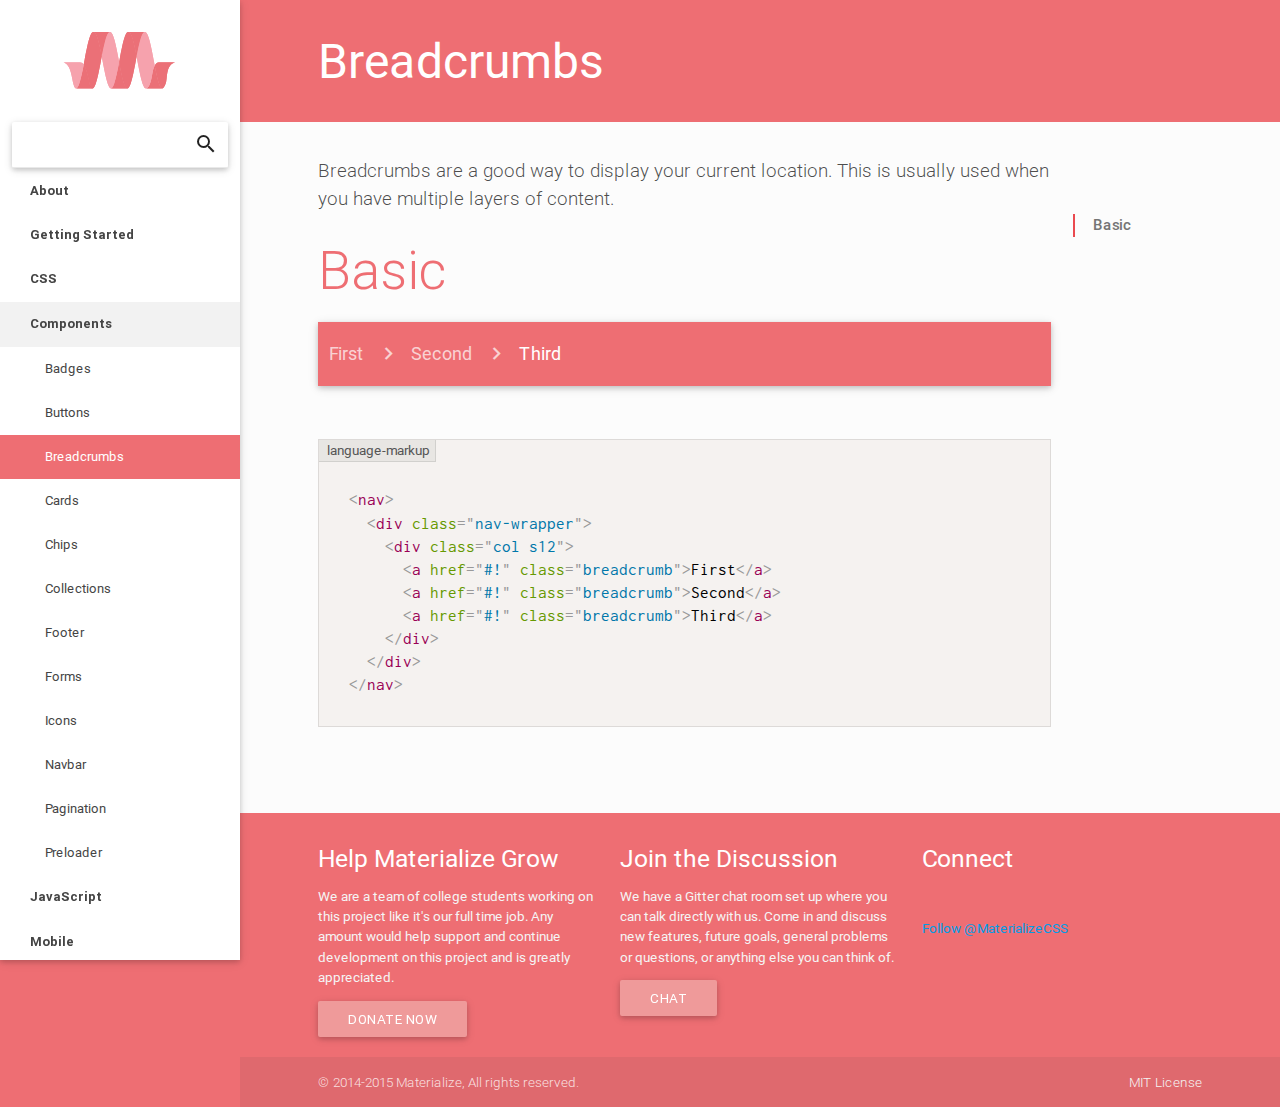
<file: breadcrumbs.html>
<!DOCTYPE html>
<html lang="en">
  <head>
    <meta http-equiv="Content-Type" content="text/html; charset=UTF-8">
    <meta name="viewport" content="width=device-width, initial-scale=1">
    <meta http-equiv="X-UA-Compatible" content="IE=edge">
    <meta name="msapplication-tap-highlight" content="no">
    <meta name="description" content="Materialize is a modern responsive CSS framework based on Material Design by Google. ">
    <title>Breadcrumbs - Materialize</title>
    <!-- Favicons-->
    <link rel="apple-touch-icon-precomposed" href="images/favicon/apple-touch-icon-152x152.png">
    <meta name="msapplication-TileColor" content="#FFFFFF">
    <meta name="msapplication-TileImage" content="images/favicon/mstile-144x144.png">
    <link rel="icon" href="images/favicon/favicon-32x32.png" sizes="32x32">
    <!--  Android 5 Chrome Color-->
    <meta name="theme-color" content="#EE6E73">
    <!-- CSS-->
    <link href="css/prism.css" rel="stylesheet">
    <link href="css/ghpages-materialize.css" type="text/css" rel="stylesheet" media="screen,projection">
    <link href="http://fonts.googleapis.com/css?family=Inconsolata" rel="stylesheet" type="text/css">
    <link href="http://fonts.googleapis.com/icon?family=Material+Icons" rel="stylesheet">
    <script>
      window.liveSettings = {
        api_key: "a0b49b34b93844c38eaee15690d86413",
        picker: "bottom-right",
        detectlang: true,
        dynamic: true,
        autocollect: true
      };
    </script>
    <script src="//cdn.transifex.com/live.js"></script>
  </head>
  <body>
    <header>
      <nav class="top-nav">
        <div class="container">
          <div class="nav-wrapper"><a class="page-title">Breadcrumbs</a></div>
        </div>
      </nav>
      <div class="container"><a href="#" data-activates="nav-mobile" class="button-collapse top-nav full hide-on-large-only"><i class="mdi-navigation-menu"></i></a></div>
      <ul id="nav-mobile" class="side-nav fixed">
        <li class="logo"><a id="logo-container" href="http://materializecss.com/" class="brand-logo">
            <object id="front-page-logo" type="image/svg+xml" data="res/materialize.svg">Your browser does not support SVG</object></a></li>
        <li class="search">
          <div class="search-wrapper card">
            <input id="search"><i class="material-icons">search</i>
            <div class="search-results"></div>
          </div>
        </li>
        <li class="bold"><a href="about.html" class="waves-effect waves-teal">About</a></li>
        <li class="bold"><a href="getting-started.html" class="waves-effect waves-teal">Getting Started</a></li>
        <li class="no-padding">
          <ul class="collapsible collapsible-accordion">
            <li class="bold"><a class="collapsible-header  waves-effect waves-teal">CSS</a>
              <div class="collapsible-body">
                <ul>
                  <li><a href="color.html">Color</a></li>
                  <li><a href="grid.html">Grid</a></li>
                  <li><a href="helpers.html">Helpers</a></li>
                  <li><a href="media-css.html">Media</a></li>
                  <li><a href="sass.html">Sass</a></li>
                  <li><a href="shadow.html">Shadow</a></li>
                  <li><a href="table.html">Table</a></li>
                  <li><a href="typography.html">Typography</a></li>
                </ul>
              </div>
            </li>
            <li class="bold"><a class="collapsible-header active waves-effect waves-teal">Components</a>
              <div class="collapsible-body">
                <ul>
                  <li><a href="badges.html">Badges</a></li>
                  <li><a href="buttons.html">Buttons</a></li>
                  <li class="active"><a href="breadcrumbs.html">Breadcrumbs</a></li>
                  <li><a href="cards.html">Cards</a></li>
                  <li><a href="chips.html">Chips</a></li>
                  <li><a href="collections.html">Collections</a></li>
                  <li><a href="footer.html">Footer</a></li>
                  <li><a href="forms.html">Forms</a></li>
                  <li><a href="icons.html">Icons</a></li>
                  <li><a href="navbar.html">Navbar</a></li>
                  <li><a href="pagination.html">Pagination</a></li>
                  <li><a href="preloader.html">Preloader</a></li>
                </ul>
              </div>
            </li>
            <li class="bold"><a class="collapsible-header  waves-effect waves-teal">JavaScript</a>
              <div class="collapsible-body">
                <ul>
                  <li><a href="collapsible.html">Collapsible</a></li>
                  <li><a href="dialogs.html">Dialogs</a></li>
                  <li><a href="dropdown.html">Dropdown</a></li>
                  <li><a href="media.html">Media</a></li>
                  <li><a href="modals.html">Modals</a></li>
                  <li><a href="parallax.html">Parallax</a></li>
                  <li><a href="pushpin.html">Pushpin</a></li>
                  <li><a href="scrollfire.html">ScrollFire</a></li>
                  <li><a href="scrollspy.html">Scrollspy</a></li>
                  <li><a href="side-nav.html">SideNav</a></li>
                  <li><a href="tabs.html">Tabs</a></li>
                  <li><a href="transitions.html">Transitions</a></li>
                  <li><a href="waves.html">Waves</a></li>
                </ul>
              </div>
            </li>
          </ul>
        </li>
        <li class="bold"><a href="http://materializecss.com/mobile.html" class="waves-effect waves-teal">Mobile</a></li>
        <li class="bold"><a href="showcase.html" class="waves-effect waves-teal">Showcase</a></li>
      </ul>
    </header>
    <main><div class="container">
  <div class="row">

    <div class="col s12 m9 l10">

      <!--  Collections Section  -->
      <div id="basic" class="section scrollspy">

        <div class="row">
          <div class="col s12">
            <p class="caption">Breadcrumbs are a good way to display your current location. This is usually used when you have multiple layers of content. </p>
            <h2 class="header">Basic</h2>

            <nav>
              <div class="nav-wrapper">
                <div class="col s12">
                  <a href="#!" class="breadcrumb">First</a>
                  <a href="#!" class="breadcrumb">Second</a>
                  <a href="#!" class="breadcrumb">Third</a>
                </div>
              </div>
            </nav>

            <br><br>
            <pre><code class="language-markup">
  &lt;nav>
    &lt;div class="nav-wrapper">
      &lt;div class="col s12">
        &lt;a href="#!" class="breadcrumb">First&lt;/a>
        &lt;a href="#!" class="breadcrumb">Second&lt;/a>
        &lt;a href="#!" class="breadcrumb">Third&lt;/a>
      &lt;/div>
    &lt;/div>
  &lt;/nav>
            </code></pre>
            <br>
          </div>
        </div>
      </div>
      <!-- End collections -->


    </div>

    <div class="col hide-on-small-only m3 l2">
      <div class="toc-wrapper">
        <div class="buysellads hide-on-small-only">
          <!-- CarbonAds Zone Code -->
          <script async type="text/javascript" src="//cdn.carbonads.com/carbon.js?zoneid=1673&serve=C6AILKT&placement=materializecss" id="_carbonads_js"></script>
        </div>
        <div style="height: 1px;">
          <ul class="section table-of-contents">
            <li><a href="#basic">Basic</a></li>
          </ul>
        </div>
      </div>
    </div>

  </div>
</div>


    </main>    <footer class="page-footer">
      <div class="container">
        <div class="row">
          <div class="col l4 s12">
            <h5 class="white-text">Help Materialize Grow</h5>
            <p class="grey-text text-lighten-4">We are a team of college students working on this project like it's our full time job. Any amount would help support and continue development on this project and is greatly appreciated.</p>
            <form id="paypal-donate" action="https://www.paypal.com/cgi-bin/webscr" method="post" target="_top">
<input type="hidden" name="cmd" value="_s-xclick">
<input type="hidden" name="encrypted" value="-----BEGIN [base64]/voKC1TMEvxU0ct4gdsZ29zARE96gRsCPVtVpY1hGr0NivLXeiHyw3xoW9UfzjcI9gZy5PZYoNv2xkTMj+jUkzuBMDiB2JfrIH7ZNxbcK1m/ep7Luoo1CR8JmYNCtlzELMAkGBSsOAwIaBQAwgawGCSqGSIb3DQEHATAUBggqhkiG9w0DBwQI/PHaKaPxsg2AgYh0FZUDlxXaZSGYZJiUkF4L0p9hZn0tYmT6kqOqB50541GOsZtJSVAO/F+Qz5I9EsCuGve7GLKSBufhNjWa24ay5T2hkGJkAzISlqS2qBQSFDDpHDyEnNSZ2vPG2K8Bepc/[base64]/ETMS1ycjtkpkvjXZe9k+6CieLuLsPumsJ7QC1odNz3sJiCbs2wC0nLE0uLGaEtXynIgRqIddYCHx88pb5HTXv4SZeuv0Rqq4+axW9PLAAATU8w04qqjaSXgbGLP3NmohqM6bV9kZZwZLR/klDaQGo1u9uDb9lr4Yn+rBQIDAQABo4HuMIHrMB0GA1UdDgQWBBSWn3y7xm8XvVk/UtcKG+wQ1mSUazCBuwYDVR0jBIGzMIGwgBSWn3y7xm8XvVk/[base64]/zANBgkqhkiG9w0BAQUFAAOBgQCBXzpWmoBa5e9fo6ujionW1hUhPkOBakTr3YCDjbYfvJEiv/2P+IobhOGJr85+XHhN0v4gUkEDI8r2/rNk1m0GA8HKddvTjyGw/XqXa+LSTlDYkqI8OwR8GEYj4efEtcRpRYBxV8KxAW93YDWzFGvruKnnLbDAF6VR5w/[base64]/Cl/zgwDQYJKoZIhvcNAQEBBQAEgYAGuieIpSk7XCxyo4RieZQ/SO0EHUYEW9B7KFJB9qZ1+yCKpUm7prwsGGOJAAdqKOw59I7qjLQI5cFJz/O8Ivb14TclAZiKTnOCB/wO1QHp+9s+hF00D6v0TDetLm0GLnk/7ljWvNq1pTyiMTLVg4yw1dAzQE1tC6bYTtLuDhLl0Q==-----END PKCS7-----
">
<button class="btn waves-effect waves-light red lighten-3" type="submit" name="action" alt="PayPal - The safer, easier way to pay online!">Donate Now
</button>
</form>

          </div>
          <div class="col l4 s12">
            <h5 class="white-text">Join the Discussion</h5>
            <p class="grey-text text-lighten-4">We have a Gitter chat room set up where you can talk directly with us. Come in and discuss new features, future goals, general problems or questions, or anything else you can think of.</p>
            <a class="btn waves-effect waves-light red lighten-3" target="_blank" href="https://gitter.im/Dogfalo/materialize">Chat</a>
          </div>
          <div class="col l4 s12" style="overflow: hidden;">
            <h5 class="white-text">Connect</h5>
            <iframe src="http://ghbtns.com/github-btn.html?user=dogfalo&repo=materialize&type=watch&count=true&size=large" allowtransparency="true" frameborder="0" scrolling="0" width="170" height="30"></iframe>
            <br>
            <a href="https://twitter.com/MaterializeCSS" class="twitter-follow-button" data-show-count="true" data-size="large" data-dnt="true">Follow @MaterializeCSS</a>
            <br>
            <div class="g-follow" data-annotation="bubble" data-height="24" data-href="https://plus.google.com/108619793845925798422" data-rel="publisher"></div>
          </div>
        </div>
      </div>
      <div class="footer-copyright">
        <div class="container">
        © 2014-2015 Materialize, All rights reserved.
        <a class="grey-text text-lighten-4 right" href="https://github.com/Dogfalo/materialize/blob/master/LICENSE">MIT License</a>
        </div>
      </div>
    </footer>
    <!--  Scripts-->
    <script src="https://code.jquery.com/jquery-2.1.4.min.js"></script>
    <script>if (!window.jQuery) { document.write('<script src="bin/jquery-2.1.1.min.js"><\/script>'); }
    </script>
    <script src="js/jquery.timeago.min.js"></script>
    <script src="js/prism.js"></script>
    <script src="jade/lunr.min.js"></script>
    <script src="jade/search.js"></script>
    <script src="bin/materialize.js"></script>
    <script src="js/init.js"></script>
    <!-- Twitter Button -->
    <script>!function(d,s,id){var js,fjs=d.getElementsByTagName(s)[0],p=/^http:/.test(d.location)?'http':'https';if(!d.getElementById(id)){js=d.createElement(s);js.id=id;js.src=p+'://platform.twitter.com/widgets.js';fjs.parentNode.insertBefore(js,fjs);}}(document, 'script', 'twitter-wjs');</script>

    <!-- Google Plus Button-->
    <script src="https://apis.google.com/js/platform.js" async defer></script>

    <!--  Google Analytics  -->
    <script>
    (function(i,s,o,g,r,a,m){i['GoogleAnalyticsObject']=r;i[r]=i[r]||function(){
    (i[r].q=i[r].q||[]).push(arguments)},i[r].l=1*new Date();a=s.createElement(o),
    m=s.getElementsByTagName(o)[0];a.async=1;a.src=g;m.parentNode.insertBefore(a,m)
    })(window,document,'script','//www.google-analytics.com/analytics.js','ga');

    ga('create', 'UA-56218128-1', 'auto');
    ga('require', 'displayfeatures');
    ga('send', 'pageview');
    </script>

  </body>
</html>
</file>
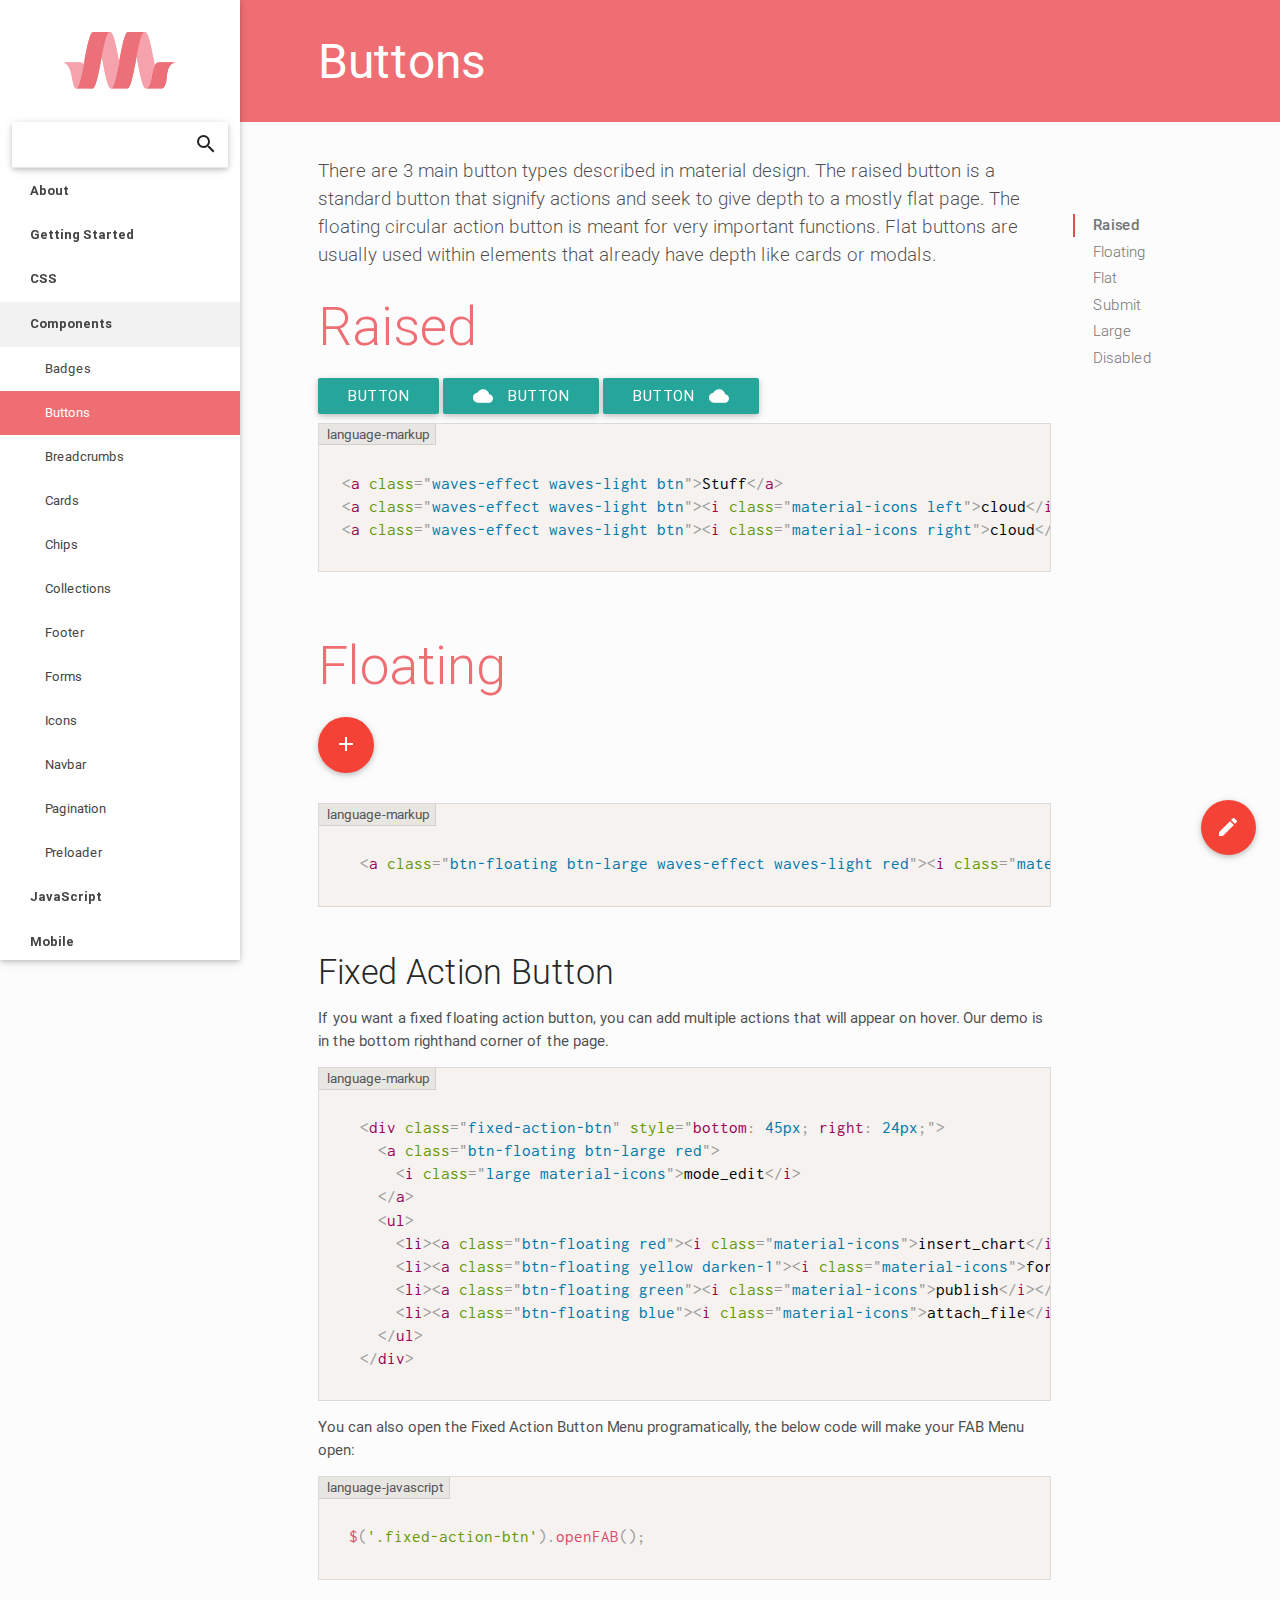
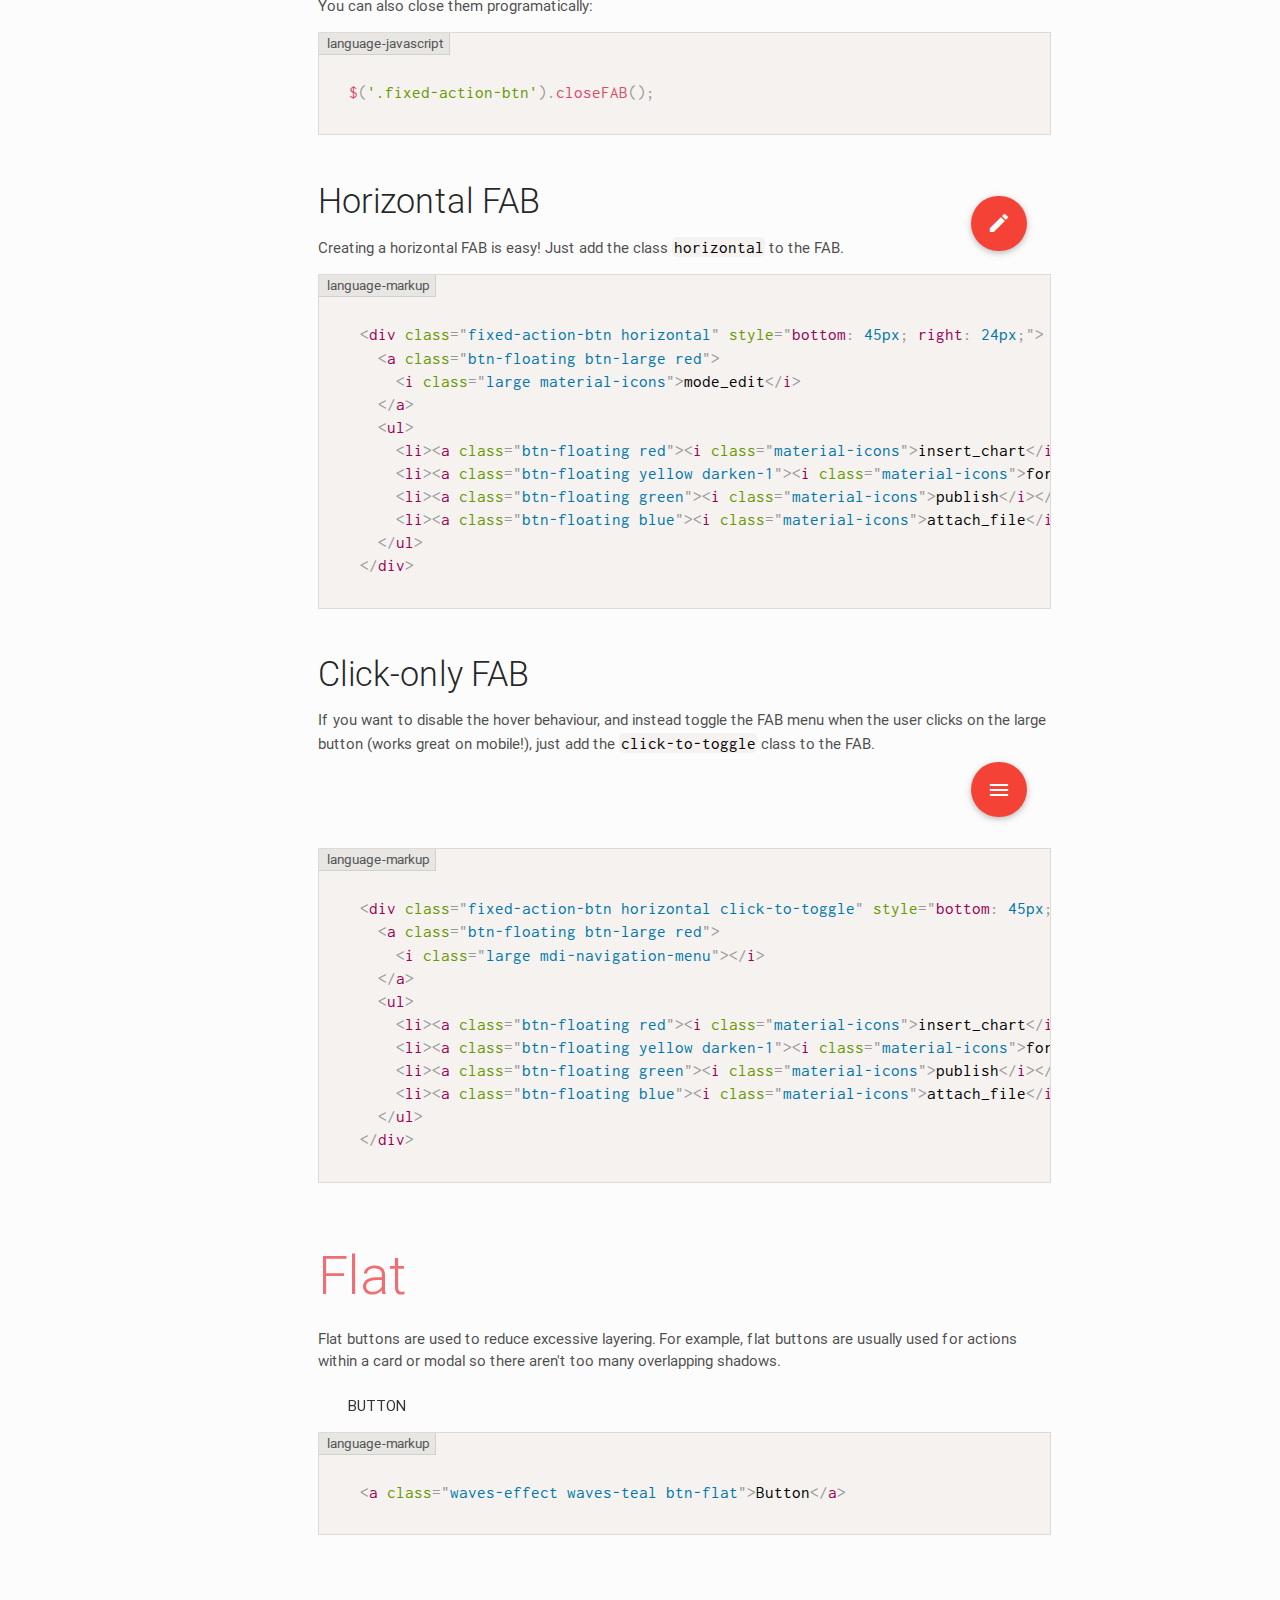
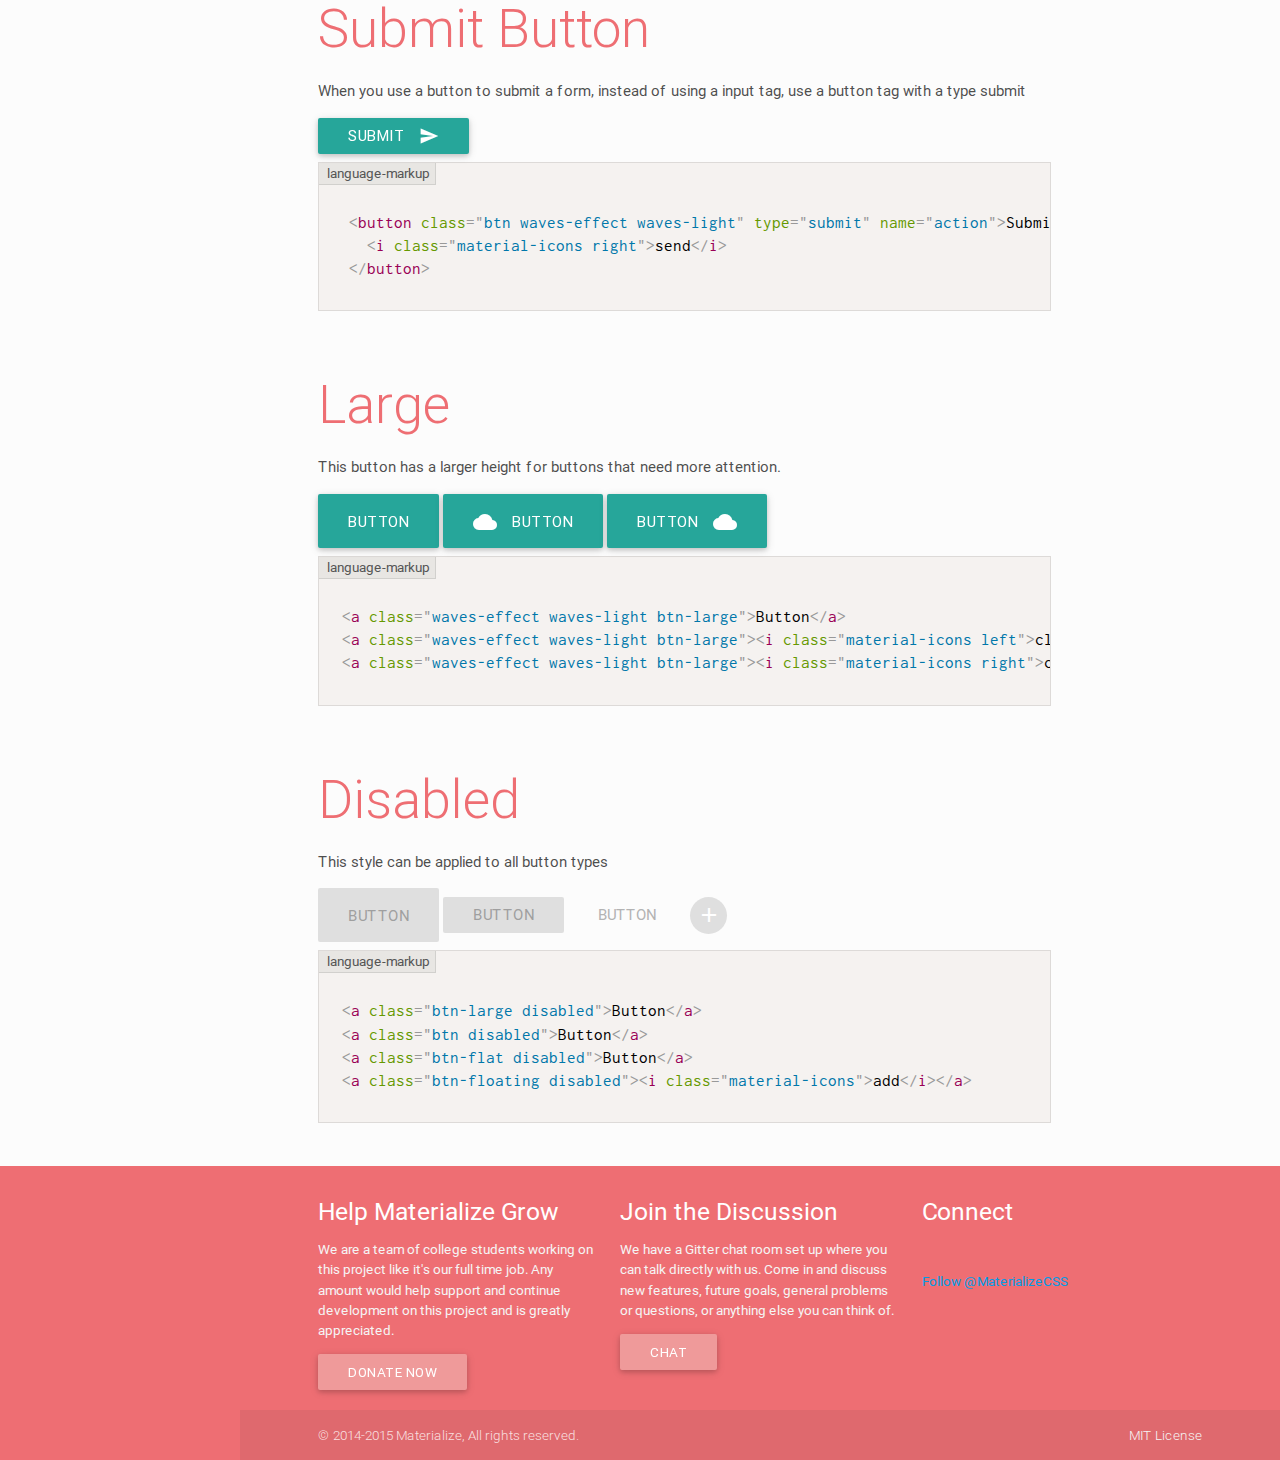
<file: buttons.html>
<!DOCTYPE html>
<html lang="en">
  <head>
    <meta http-equiv="Content-Type" content="text/html; charset=UTF-8">
    <meta name="viewport" content="width=device-width, initial-scale=1">
    <meta http-equiv="X-UA-Compatible" content="IE=edge">
    <meta name="msapplication-tap-highlight" content="no">
    <meta name="description" content="Materialize is a modern responsive CSS framework based on Material Design by Google. ">
    <title>Buttons - Materialize</title>
    <!-- Favicons-->
    <link rel="apple-touch-icon-precomposed" href="images/favicon/apple-touch-icon-152x152.png">
    <meta name="msapplication-TileColor" content="#FFFFFF">
    <meta name="msapplication-TileImage" content="images/favicon/mstile-144x144.png">
    <link rel="icon" href="images/favicon/favicon-32x32.png" sizes="32x32">
    <!--  Android 5 Chrome Color-->
    <meta name="theme-color" content="#EE6E73">
    <!-- CSS-->
    <link href="css/prism.css" rel="stylesheet">
    <link href="css/ghpages-materialize.css" type="text/css" rel="stylesheet" media="screen,projection">
    <link href="http://fonts.googleapis.com/css?family=Inconsolata" rel="stylesheet" type="text/css">
    <link href="http://fonts.googleapis.com/icon?family=Material+Icons" rel="stylesheet">
    <script>
      window.liveSettings = {
        api_key: "a0b49b34b93844c38eaee15690d86413",
        picker: "bottom-right",
        detectlang: true,
        dynamic: true,
        autocollect: true
      };
    </script>
    <script src="//cdn.transifex.com/live.js"></script>
  </head>
  <body>
    <header>
      <nav class="top-nav">
        <div class="container">
          <div class="nav-wrapper"><a class="page-title">Buttons</a></div>
        </div>
      </nav>
      <div class="container"><a href="#" data-activates="nav-mobile" class="button-collapse top-nav full hide-on-large-only"><i class="mdi-navigation-menu"></i></a></div>
      <ul id="nav-mobile" class="side-nav fixed">
        <li class="logo"><a id="logo-container" href="http://materializecss.com/" class="brand-logo">
            <object id="front-page-logo" type="image/svg+xml" data="res/materialize.svg">Your browser does not support SVG</object></a></li>
        <li class="search">
          <div class="search-wrapper card">
            <input id="search"><i class="material-icons">search</i>
            <div class="search-results"></div>
          </div>
        </li>
        <li class="bold"><a href="about.html" class="waves-effect waves-teal">About</a></li>
        <li class="bold"><a href="getting-started.html" class="waves-effect waves-teal">Getting Started</a></li>
        <li class="no-padding">
          <ul class="collapsible collapsible-accordion">
            <li class="bold"><a class="collapsible-header  waves-effect waves-teal">CSS</a>
              <div class="collapsible-body">
                <ul>
                  <li><a href="color.html">Color</a></li>
                  <li><a href="grid.html">Grid</a></li>
                  <li><a href="helpers.html">Helpers</a></li>
                  <li><a href="media-css.html">Media</a></li>
                  <li><a href="sass.html">Sass</a></li>
                  <li><a href="shadow.html">Shadow</a></li>
                  <li><a href="table.html">Table</a></li>
                  <li><a href="typography.html">Typography</a></li>
                </ul>
              </div>
            </li>
            <li class="bold"><a class="collapsible-header active waves-effect waves-teal">Components</a>
              <div class="collapsible-body">
                <ul>
                  <li><a href="badges.html">Badges</a></li>
                  <li class="active"><a href="buttons.html">Buttons</a></li>
                  <li><a href="breadcrumbs.html">Breadcrumbs</a></li>
                  <li><a href="cards.html">Cards</a></li>
                  <li><a href="chips.html">Chips</a></li>
                  <li><a href="collections.html">Collections</a></li>
                  <li><a href="footer.html">Footer</a></li>
                  <li><a href="forms.html">Forms</a></li>
                  <li><a href="icons.html">Icons</a></li>
                  <li><a href="navbar.html">Navbar</a></li>
                  <li><a href="pagination.html">Pagination</a></li>
                  <li><a href="preloader.html">Preloader</a></li>
                </ul>
              </div>
            </li>
            <li class="bold"><a class="collapsible-header  waves-effect waves-teal">JavaScript</a>
              <div class="collapsible-body">
                <ul>
                  <li><a href="collapsible.html">Collapsible</a></li>
                  <li><a href="dialogs.html">Dialogs</a></li>
                  <li><a href="dropdown.html">Dropdown</a></li>
                  <li><a href="media.html">Media</a></li>
                  <li><a href="modals.html">Modals</a></li>
                  <li><a href="parallax.html">Parallax</a></li>
                  <li><a href="pushpin.html">Pushpin</a></li>
                  <li><a href="scrollfire.html">ScrollFire</a></li>
                  <li><a href="scrollspy.html">Scrollspy</a></li>
                  <li><a href="side-nav.html">SideNav</a></li>
                  <li><a href="tabs.html">Tabs</a></li>
                  <li><a href="transitions.html">Transitions</a></li>
                  <li><a href="waves.html">Waves</a></li>
                </ul>
              </div>
            </li>
          </ul>
        </li>
        <li class="bold"><a href="http://materializecss.com/mobile.html" class="waves-effect waves-teal">Mobile</a></li>
        <li class="bold"><a href="showcase.html" class="waves-effect waves-teal">Showcase</a></li>
      </ul>
    </header>
    <main><div class="container">
  <div class="row">

    <div class="col s12 m9 l10">
      <div id="raised" class="section scrollspy">
        <p class="caption">
        There are 3 main button types described in material design. The raised button is a standard button that signify actions and seek to give depth to a mostly flat page. The floating circular action button is meant for very important functions. Flat buttons are usually used within elements that already have depth like cards or modals.
        </p>
        <h2 class="header">Raised</h2>
        <a class="waves-effect waves-light btn">button</a>
        <a class="waves-effect waves-light btn"><i class="material-icons left">cloud</i>button</a>
        <a class="waves-effect waves-light btn"><i class="material-icons right">cloud</i>button</a>
        <pre><code class="language-markup col s12">
&lt;a class="waves-effect waves-light btn">Stuff&lt;/a>
&lt;a class="waves-effect waves-light btn">&lt;i class="material-icons left">cloud&lt;/i>button&lt;/a>
&lt;a class="waves-effect waves-light btn">&lt;i class="material-icons right">cloud&lt;/i>button&lt;/a>
        </code></pre>
      </div>
      <div id="floating" class="section scrollspy">
        <h2 class="header">Floating</h2>
        <a class="btn-floating waves-effect waves-light btn-large red"><i class="material-icons">add</i></a><br><br>
        <pre><code class="language-markup col s12">
  &lt;a class="btn-floating btn-large waves-effect waves-light red">&lt;i class="material-icons">add</i>&lt;/i>&lt;/a>
        </code></pre>
        <br>

        <h4 class="light">Fixed Action Button</h4>
        <p>If you want a fixed floating action button, you can add multiple actions that will appear on hover. Our demo is in the bottom righthand corner of the page.</p>
        <pre><code class="language-markup col s12">
  &lt;div class="fixed-action-btn" style="bottom: 45px; right: 24px;">
    &lt;a class="btn-floating btn-large red">
      &lt;i class="large material-icons">mode_edit&lt;/i>
    &lt;/a>
    &lt;ul>
      &lt;li>&lt;a class="btn-floating red">&lt;i class="material-icons">insert_chart&lt;/i>&lt;/a>&lt;/li>
      &lt;li>&lt;a class="btn-floating yellow darken-1">&lt;i class="material-icons">format_quote&lt;/i>&lt;/a>&lt;/li>
      &lt;li>&lt;a class="btn-floating green">&lt;i class="material-icons">publish&lt;/i>&lt;/a>&lt;/li>
      &lt;li>&lt;a class="btn-floating blue">&lt;i class="material-icons">attach_file&lt;/i>&lt;/a>&lt;/li>
    &lt;/ul>
  &lt;/div>
        </code></pre>

        <p>You can also open the Fixed Action Button Menu programatically, the below code will make your FAB Menu open:</p>
          <pre><code class="language-javascript">
  $('.fixed-action-btn').openFAB();
          </code></pre>
          <p>You can also close them programatically:</p>
          <pre><code class="language-javascript">
  $('.fixed-action-btn').closeFAB();
        </code></pre>
        <br>
        <h4 class="light">Horizontal FAB</h4>
        <p>Creating a horizontal FAB is easy! Just add the class <code class="language-markup">horizontal</code> to the FAB.</p>
        <div style="position: relative;">
          <div class="fixed-action-btn horizontal" style="position: absolute; display: inline-block; right: 24px;">
            <a class="btn-floating btn-large red">
              <i class="large material-icons">mode_edit</i>
            </a>
            <ul>
              <li><a class="btn-floating red"><i class="material-icons">insert_chart</i></a></li>
              <li><a class="btn-floating yellow darken-1"><i class="material-icons">format_quote</i></a></li>
              <li><a class="btn-floating green"><i class="material-icons">publish</i></a></li>
              <li><a class="btn-floating blue"><i class="material-icons">attach_file</i></a></li>
            </ul>
          </div>
        </div>
        <pre><code class="language-markup col s12">
  &lt;div class="fixed-action-btn horizontal" style="bottom: 45px; right: 24px;">
    &lt;a class="btn-floating btn-large red">
      &lt;i class="large material-icons">mode_edit&lt;/i>
    &lt;/a>
    &lt;ul>
      &lt;li>&lt;a class="btn-floating red">&lt;i class="material-icons">insert_chart&lt;/i>&lt;/a>&lt;/li>
      &lt;li>&lt;a class="btn-floating yellow darken-1">&lt;i class="material-icons">format_quote&lt;/i>&lt;/a>&lt;/li>
      &lt;li>&lt;a class="btn-floating green">&lt;i class="material-icons">publish&lt;/i>&lt;/a>&lt;/li>
      &lt;li>&lt;a class="btn-floating blue">&lt;i class="material-icons">attach_file&lt;/i>&lt;/a>&lt;/li>
    &lt;/ul>
  &lt;/div>
        </code></pre>

        <div class="fixed-action-btn" style="bottom: 45px; right: 24px;">
          <a class="btn-floating btn-large red">
            <i class="material-icons">mode_edit</i>
          </a>
          <ul>
            <li><a class="btn-floating red"><i class="material-icons">insert_chart</i></a></li>
            <li><a class="btn-floating yellow darken-1"><i class="material-icons">format_quote</i></a></li>
            <li><a class="btn-floating green"><i class="material-icons">publish</i></a></li>
            <li><a class="btn-floating blue"><i class="material-icons">attach_file</i></a></li>
          </ul>
        </div>
        <br>

        <h4 class="light">Click-only FAB</h4>
        <p>If you want to disable the hover behaviour, and instead toggle the FAB menu when the user clicks on the large button (works great on mobile!), just add the <code class="language-markup">click-to-toggle</code> class to the FAB.</p>
        <div style="position: relative; height: 70px;">
          <div class="fixed-action-btn horizontal click-to-toggle" style="position: absolute; right: 24px;">
            <a class="btn-floating btn-large red">
              <i class="large mdi-navigation-menu"></i>
            </a>
            <ul>
              <li><a class="btn-floating red"><i class="material-icons">insert_chart</i></a></li>
              <li><a class="btn-floating yellow darken-1"><i class="material-icons">format_quote</i></a></li>
              <li><a class="btn-floating green"><i class="material-icons">publish</i></a></li>
              <li><a class="btn-floating blue"><i class="material-icons">attach_file</i></a></li>
            </ul>
          </div>
        </div>
        <pre><code class="language-markup col s12">
  &lt;div class="fixed-action-btn horizontal click-to-toggle" style="bottom: 45px; right: 24px;">
    &lt;a class="btn-floating btn-large red">
      &lt;i class="large mdi-navigation-menu">&lt;/i>
    &lt;/a>
    &lt;ul>
      &lt;li>&lt;a class="btn-floating red">&lt;i class="material-icons">insert_chart&lt;/i>&lt;/a>&lt;/li>
      &lt;li>&lt;a class="btn-floating yellow darken-1">&lt;i class="material-icons">format_quote&lt;/i>&lt;/a>&lt;/li>
      &lt;li>&lt;a class="btn-floating green">&lt;i class="material-icons">publish&lt;/i>&lt;/a>&lt;/li>
      &lt;li>&lt;a class="btn-floating blue">&lt;i class="material-icons">attach_file&lt;/i>&lt;/a>&lt;/li>
    &lt;/ul>
  &lt;/div>
        </code></pre>

      </div>
      <div id="flat" class="section scrollspy">
        <h2 class="header">Flat</h2>
        <p>Flat buttons are used to reduce excessive layering. For example, flat buttons are usually used for actions within a card or modal so there aren't too many overlapping shadows.</p>
        <a class="waves-effect waves-teal btn-flat">Button</a>
        <pre><code class="language-markup col s12">
  &lt;a class="waves-effect waves-teal btn-flat">Button&lt;/a>
        </code></pre>
      </div>
      <div id="submit" class="section scrollspy">
        <h2 class="header">Submit Button</h2>
        <p>When you use a button to submit a form, instead of using a input tag, use a button tag with a type submit</p>
        <button class="btn waves-effect waves-light" type="submit" name="action">Submit<i class="material-icons right">send</i></button>
        <pre><code class="language-markup">
  &lt;button class="btn waves-effect waves-light" type="submit" name="action">Submit
    &lt;i class="material-icons right">send</i>&lt;/i>
  &lt;/button>
        </code></pre>
      </div>
      <div id="large" class="section scrollspy">
        <h2 class="header">Large</h2>
        <p>This button has a larger height for buttons that need more attention.</p>
        <a class="waves-effect waves-light btn-large">Button</a>
        <a class="waves-effect waves-light btn-large"><i class="material-icons left">cloud</i>button</a>
        <a class="waves-effect waves-light btn-large"><i class="material-icons right">cloud</i>button</a>
        <pre><code class="language-markup col s12">
&lt;a class="waves-effect waves-light btn-large">Button&lt;/a>
&lt;a class="waves-effect waves-light btn-large">&lt;i class="material-icons left">cloud&lt;/i>button&lt;/a>
&lt;a class="waves-effect waves-light btn-large">&lt;i class="material-icons right">cloud&lt;/i>button&lt;/a>
        </code></pre>
      </div>
      <div id="disabled" class="section scrollspy">
        <h2 class="header">Disabled</h2>
        <p>This style can be applied to all button types</p>
        <a class="btn-large disabled">Button</a>
        <a class="btn disabled">Button</a>
        <a class="btn-flat disabled">Button</a>
        <a class="btn-floating disabled"><i class="material-icons">add</i></a>
        <pre><code class="language-markup col s12">
&lt;a class="btn-large disabled">Button&lt;/a>
&lt;a class="btn disabled">Button&lt;/a>
&lt;a class="btn-flat disabled">Button&lt;/a>
&lt;a class="btn-floating disabled">&lt;i class="material-icons">add&lt;/i>&lt;/a>
        </code></pre>
      </div>

    </div>

    <div class="col hide-on-small-only m3 l2">
      <div class="toc-wrapper">
        <div class="buysellads hide-on-small-only">
          <!-- CarbonAds Zone Code -->
          <script async type="text/javascript" src="//cdn.carbonads.com/carbon.js?zoneid=1673&serve=C6AILKT&placement=materializecss" id="_carbonads_js"></script>
        </div>
        <div style="height: 1px;">
          <ul class="section table-of-contents">
            <li><a href="#raised">Raised</a></li>
            <li><a href="#floating">Floating</a></li>
            <li><a href="#flat">Flat</a></li>
            <li><a href="#submit">Submit</a></li>
            <li><a href="#large">Large</a></li>
            <li><a href="#disabled">Disabled</a></li>
          </ul>
        </div>
      </div>
    </div>

  </div>
</div>


    </main>    <footer class="page-footer">
      <div class="container">
        <div class="row">
          <div class="col l4 s12">
            <h5 class="white-text">Help Materialize Grow</h5>
            <p class="grey-text text-lighten-4">We are a team of college students working on this project like it's our full time job. Any amount would help support and continue development on this project and is greatly appreciated.</p>
            <form id="paypal-donate" action="https://www.paypal.com/cgi-bin/webscr" method="post" target="_top">
<input type="hidden" name="cmd" value="_s-xclick">
<input type="hidden" name="encrypted" value="-----BEGIN [base64]/voKC1TMEvxU0ct4gdsZ29zARE96gRsCPVtVpY1hGr0NivLXeiHyw3xoW9UfzjcI9gZy5PZYoNv2xkTMj+jUkzuBMDiB2JfrIH7ZNxbcK1m/ep7Luoo1CR8JmYNCtlzELMAkGBSsOAwIaBQAwgawGCSqGSIb3DQEHATAUBggqhkiG9w0DBwQI/PHaKaPxsg2AgYh0FZUDlxXaZSGYZJiUkF4L0p9hZn0tYmT6kqOqB50541GOsZtJSVAO/F+Qz5I9EsCuGve7GLKSBufhNjWa24ay5T2hkGJkAzISlqS2qBQSFDDpHDyEnNSZ2vPG2K8Bepc/[base64]/ETMS1ycjtkpkvjXZe9k+6CieLuLsPumsJ7QC1odNz3sJiCbs2wC0nLE0uLGaEtXynIgRqIddYCHx88pb5HTXv4SZeuv0Rqq4+axW9PLAAATU8w04qqjaSXgbGLP3NmohqM6bV9kZZwZLR/klDaQGo1u9uDb9lr4Yn+rBQIDAQABo4HuMIHrMB0GA1UdDgQWBBSWn3y7xm8XvVk/UtcKG+wQ1mSUazCBuwYDVR0jBIGzMIGwgBSWn3y7xm8XvVk/[base64]/zANBgkqhkiG9w0BAQUFAAOBgQCBXzpWmoBa5e9fo6ujionW1hUhPkOBakTr3YCDjbYfvJEiv/2P+IobhOGJr85+XHhN0v4gUkEDI8r2/rNk1m0GA8HKddvTjyGw/XqXa+LSTlDYkqI8OwR8GEYj4efEtcRpRYBxV8KxAW93YDWzFGvruKnnLbDAF6VR5w/[base64]/Cl/zgwDQYJKoZIhvcNAQEBBQAEgYAGuieIpSk7XCxyo4RieZQ/SO0EHUYEW9B7KFJB9qZ1+yCKpUm7prwsGGOJAAdqKOw59I7qjLQI5cFJz/O8Ivb14TclAZiKTnOCB/wO1QHp+9s+hF00D6v0TDetLm0GLnk/7ljWvNq1pTyiMTLVg4yw1dAzQE1tC6bYTtLuDhLl0Q==-----END PKCS7-----
">
<button class="btn waves-effect waves-light red lighten-3" type="submit" name="action" alt="PayPal - The safer, easier way to pay online!">Donate Now
</button>
</form>

          </div>
          <div class="col l4 s12">
            <h5 class="white-text">Join the Discussion</h5>
            <p class="grey-text text-lighten-4">We have a Gitter chat room set up where you can talk directly with us. Come in and discuss new features, future goals, general problems or questions, or anything else you can think of.</p>
            <a class="btn waves-effect waves-light red lighten-3" target="_blank" href="https://gitter.im/Dogfalo/materialize">Chat</a>
          </div>
          <div class="col l4 s12" style="overflow: hidden;">
            <h5 class="white-text">Connect</h5>
            <iframe src="http://ghbtns.com/github-btn.html?user=dogfalo&repo=materialize&type=watch&count=true&size=large" allowtransparency="true" frameborder="0" scrolling="0" width="170" height="30"></iframe>
            <br>
            <a href="https://twitter.com/MaterializeCSS" class="twitter-follow-button" data-show-count="true" data-size="large" data-dnt="true">Follow @MaterializeCSS</a>
            <br>
            <div class="g-follow" data-annotation="bubble" data-height="24" data-href="https://plus.google.com/108619793845925798422" data-rel="publisher"></div>
          </div>
        </div>
      </div>
      <div class="footer-copyright">
        <div class="container">
        © 2014-2015 Materialize, All rights reserved.
        <a class="grey-text text-lighten-4 right" href="https://github.com/Dogfalo/materialize/blob/master/LICENSE">MIT License</a>
        </div>
      </div>
    </footer>
    <!--  Scripts-->
    <script src="https://code.jquery.com/jquery-2.1.4.min.js"></script>
    <script>if (!window.jQuery) { document.write('<script src="bin/jquery-2.1.1.min.js"><\/script>'); }
    </script>
    <script src="js/jquery.timeago.min.js"></script>
    <script src="js/prism.js"></script>
    <script src="jade/lunr.min.js"></script>
    <script src="jade/search.js"></script>
    <script src="bin/materialize.js"></script>
    <script src="js/init.js"></script>
    <!-- Twitter Button -->
    <script>!function(d,s,id){var js,fjs=d.getElementsByTagName(s)[0],p=/^http:/.test(d.location)?'http':'https';if(!d.getElementById(id)){js=d.createElement(s);js.id=id;js.src=p+'://platform.twitter.com/widgets.js';fjs.parentNode.insertBefore(js,fjs);}}(document, 'script', 'twitter-wjs');</script>

    <!-- Google Plus Button-->
    <script src="https://apis.google.com/js/platform.js" async defer></script>

    <!--  Google Analytics  -->
    <script>
    (function(i,s,o,g,r,a,m){i['GoogleAnalyticsObject']=r;i[r]=i[r]||function(){
    (i[r].q=i[r].q||[]).push(arguments)},i[r].l=1*new Date();a=s.createElement(o),
    m=s.getElementsByTagName(o)[0];a.async=1;a.src=g;m.parentNode.insertBefore(a,m)
    })(window,document,'script','//www.google-analytics.com/analytics.js','ga');

    ga('create', 'UA-56218128-1', 'auto');
    ga('require', 'displayfeatures');
    ga('send', 'pageview');
    </script>

  </body>
</html>
</file>
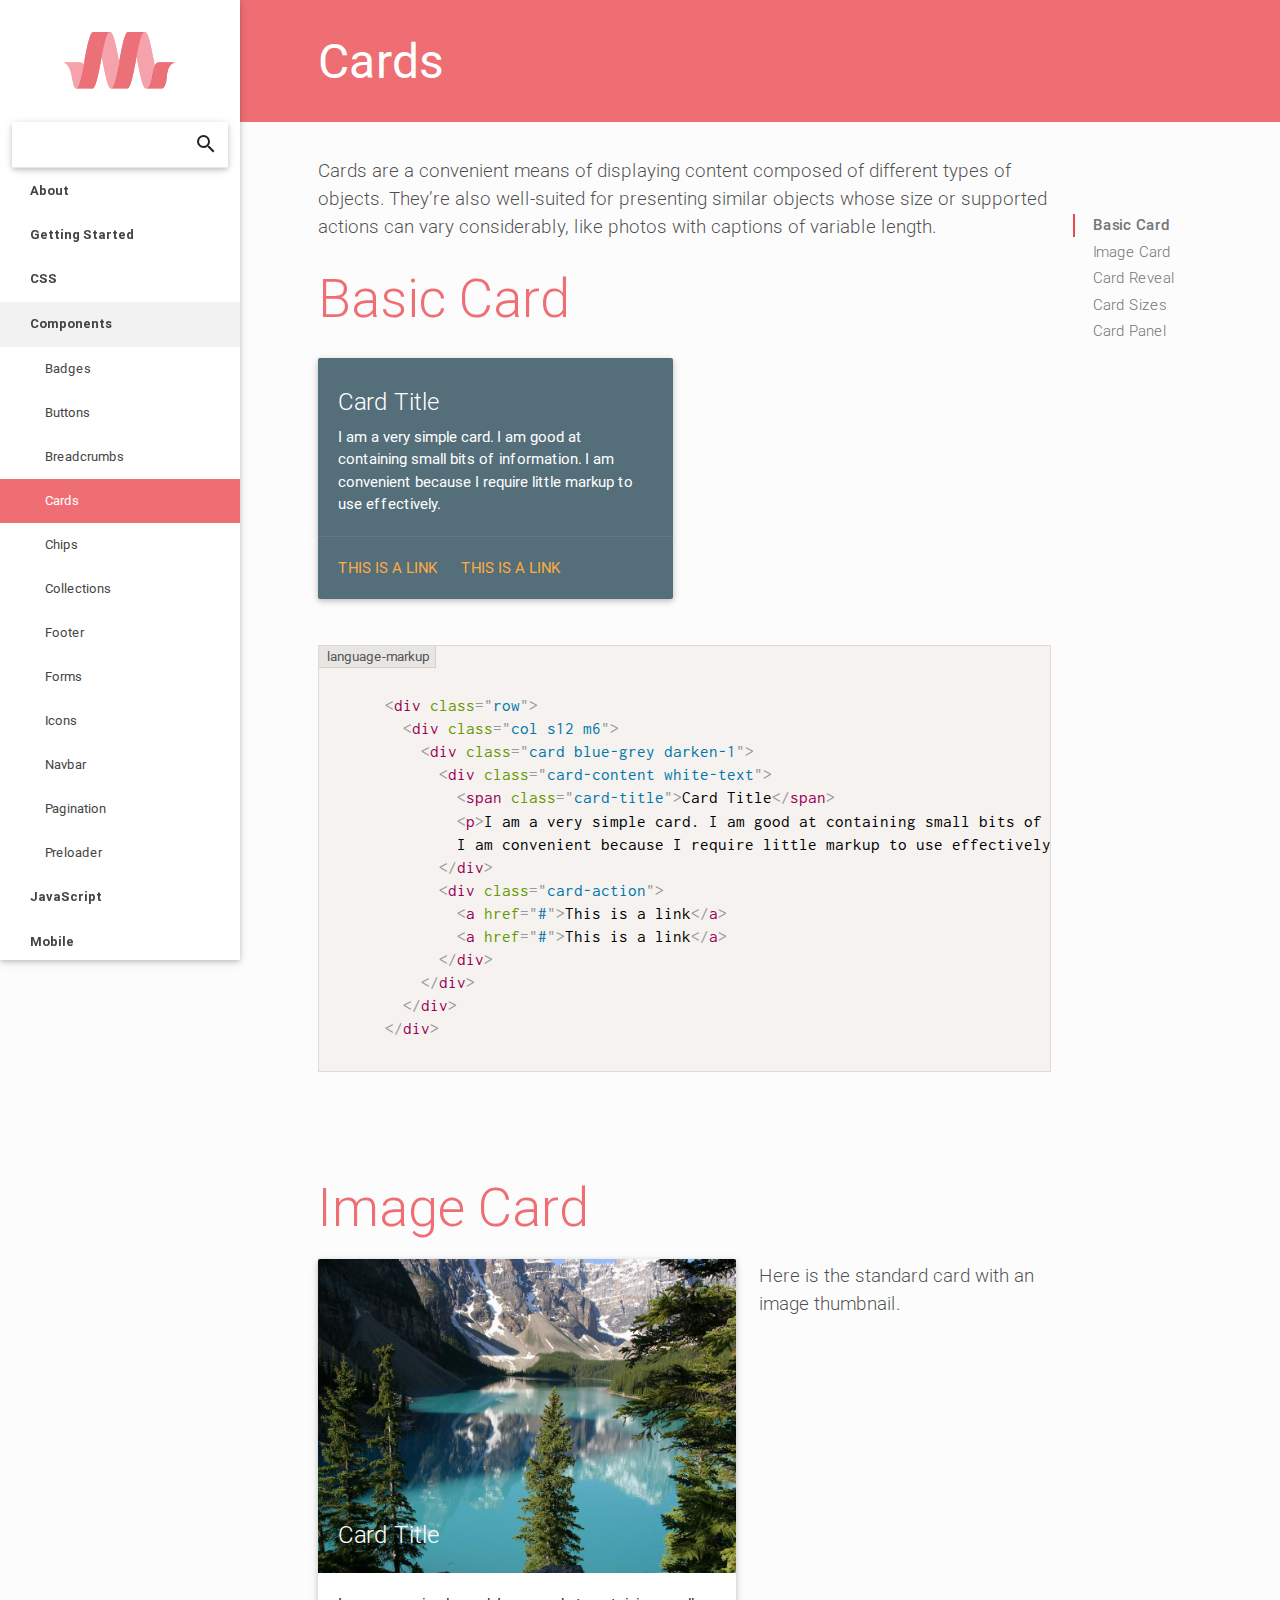
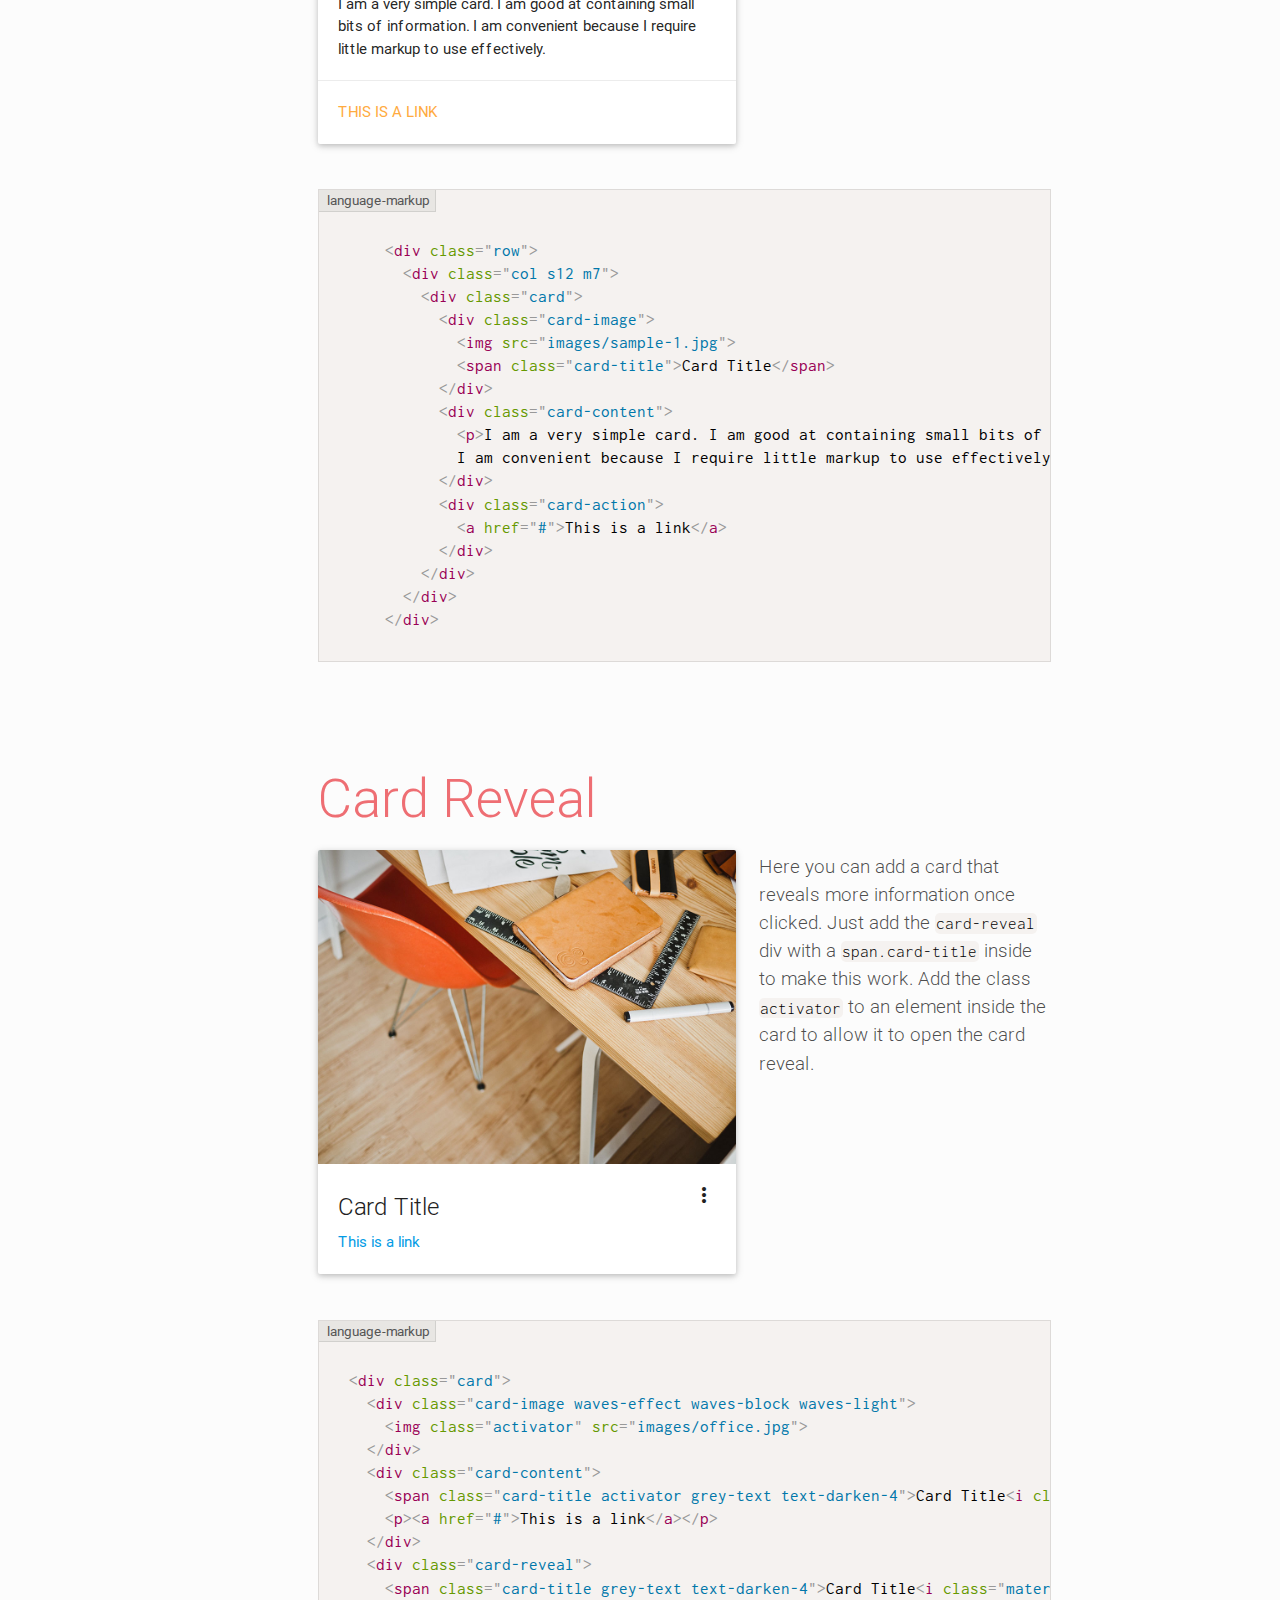
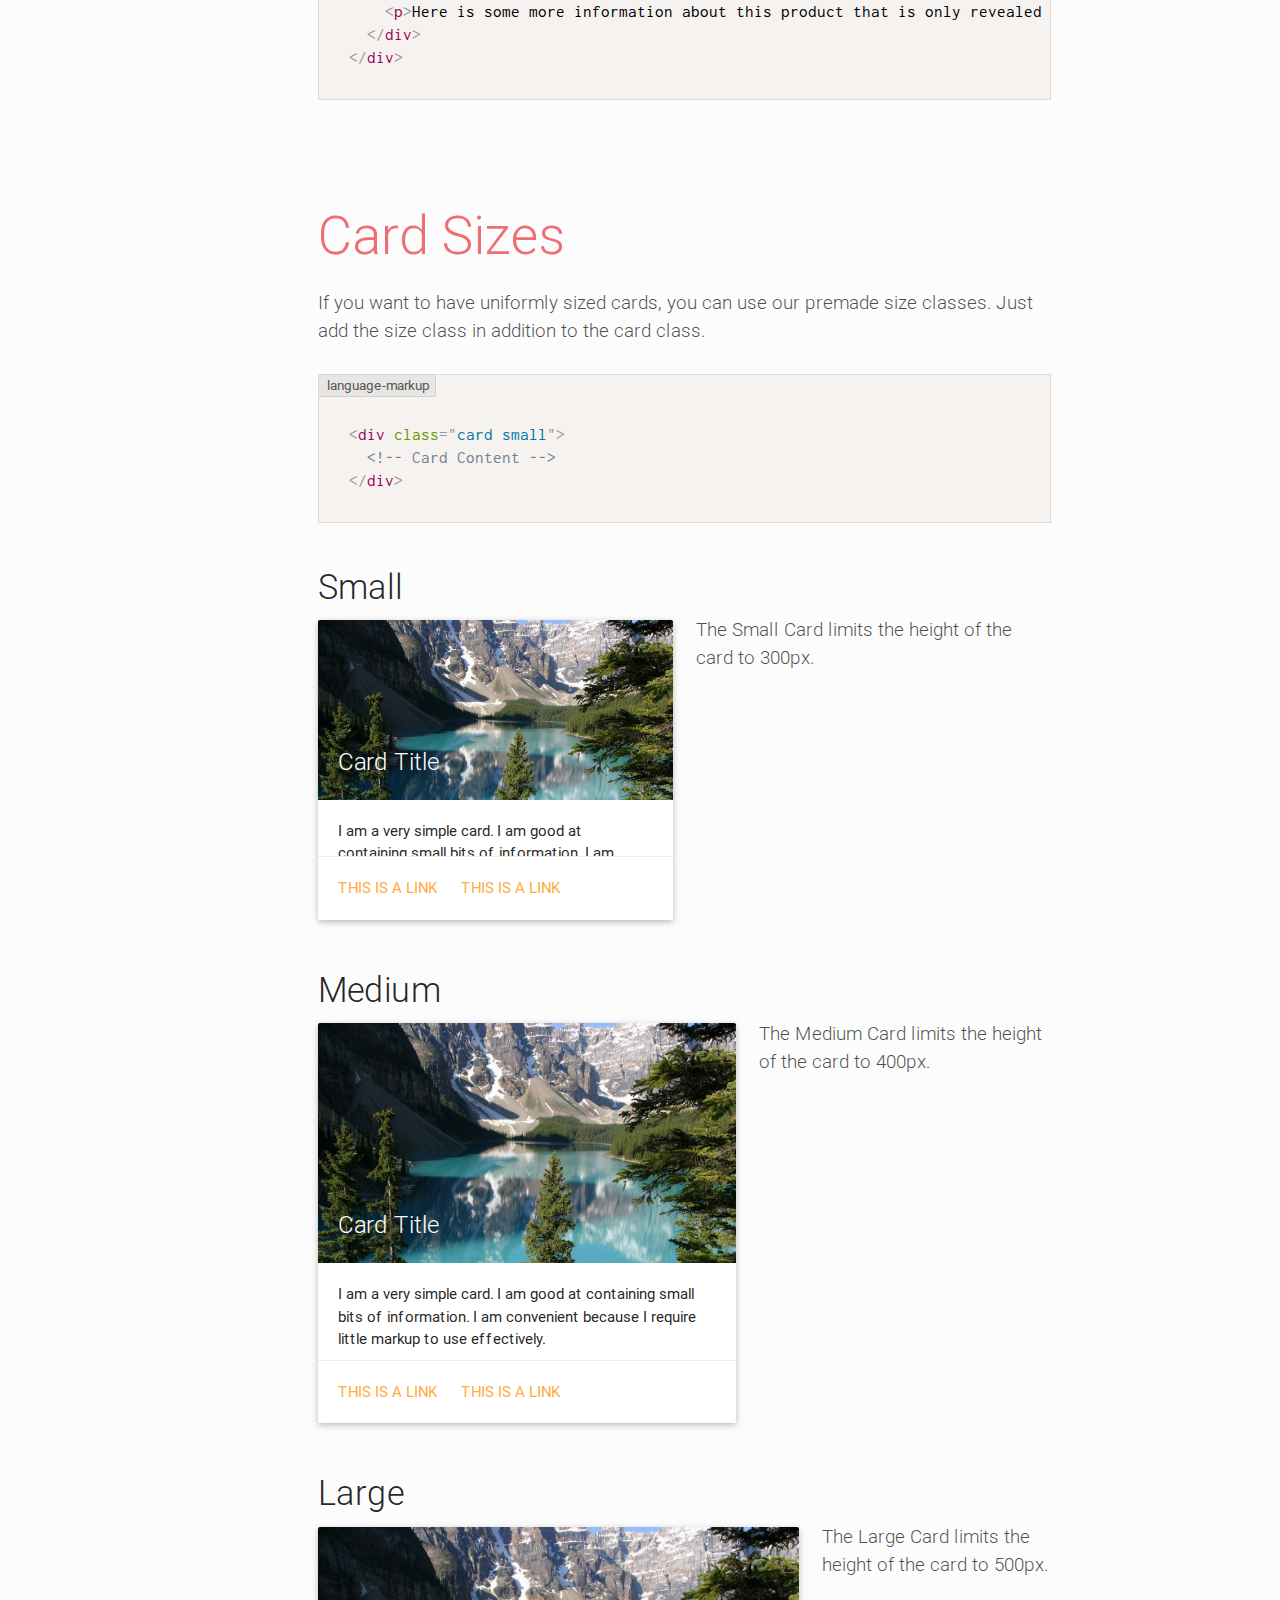
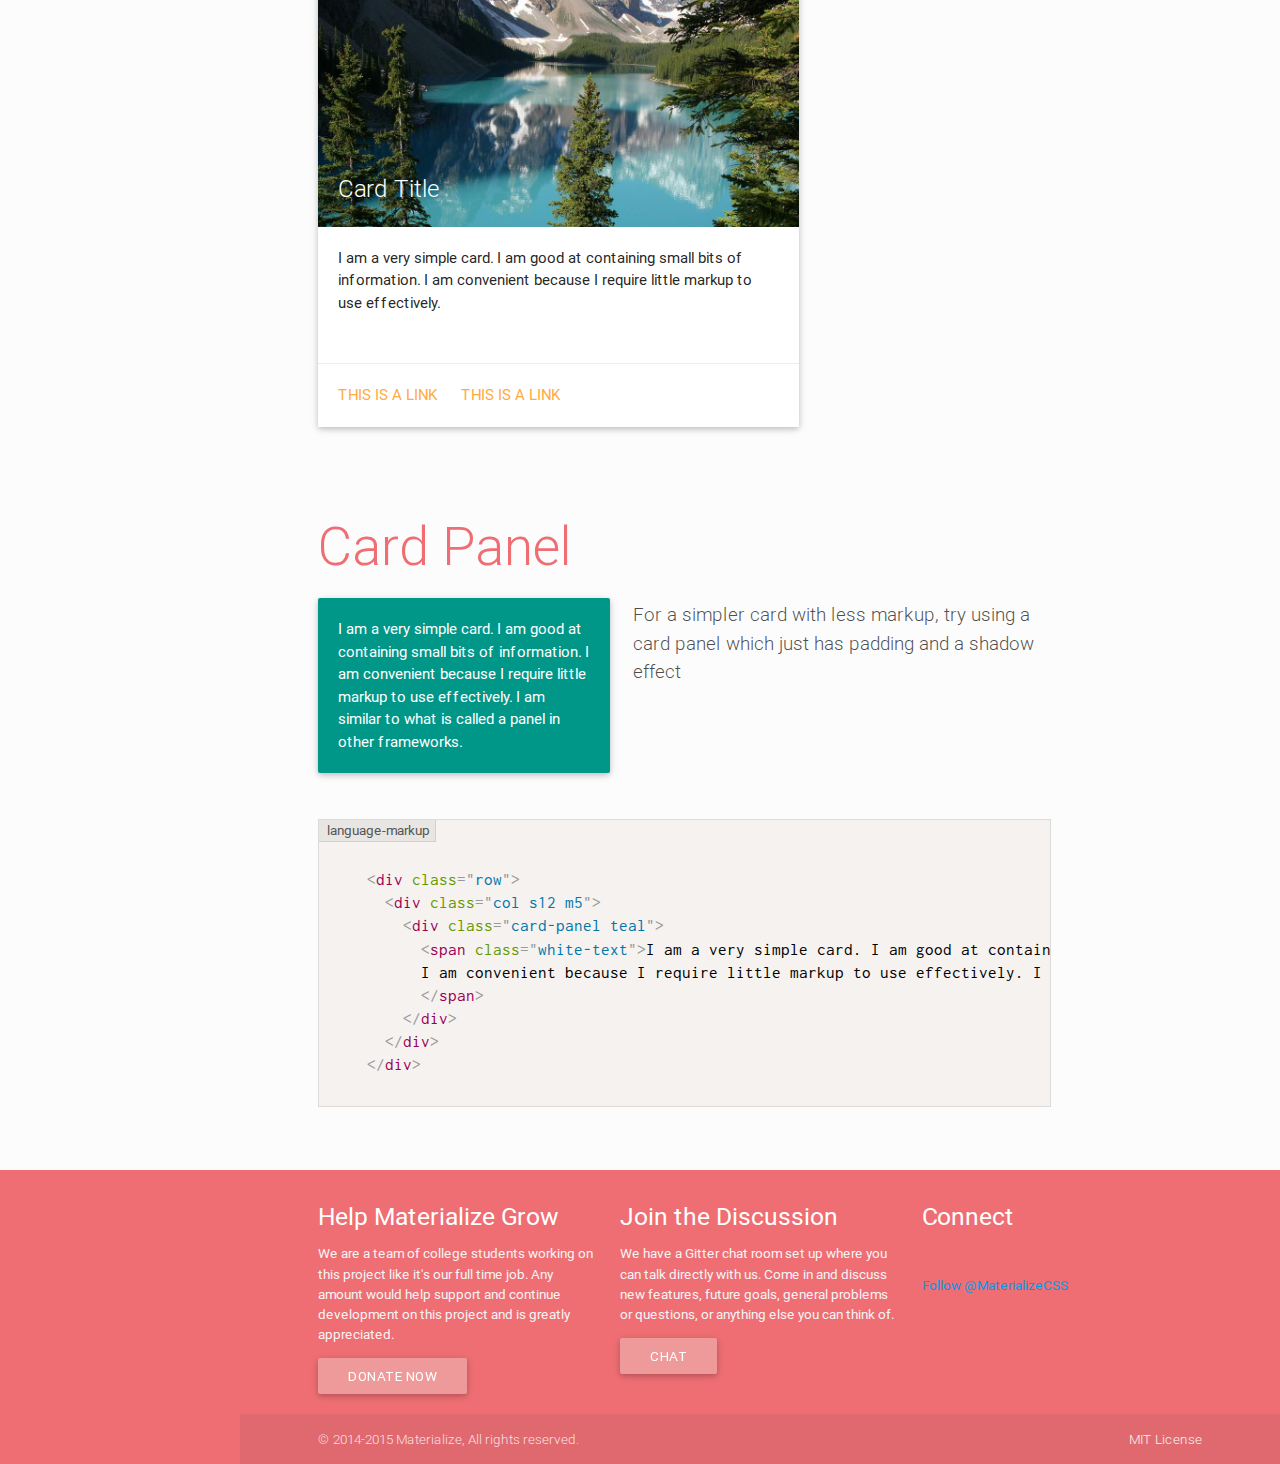
<file: cards.html>
<!DOCTYPE html>
<html lang="en">
  <head>
    <meta http-equiv="Content-Type" content="text/html; charset=UTF-8">
    <meta name="viewport" content="width=device-width, initial-scale=1">
    <meta http-equiv="X-UA-Compatible" content="IE=edge">
    <meta name="msapplication-tap-highlight" content="no">
    <meta name="description" content="Materialize is a modern responsive CSS framework based on Material Design by Google. ">
    <title>Cards - Materialize</title>
    <!-- Favicons-->
    <link rel="apple-touch-icon-precomposed" href="images/favicon/apple-touch-icon-152x152.png">
    <meta name="msapplication-TileColor" content="#FFFFFF">
    <meta name="msapplication-TileImage" content="images/favicon/mstile-144x144.png">
    <link rel="icon" href="images/favicon/favicon-32x32.png" sizes="32x32">
    <!--  Android 5 Chrome Color-->
    <meta name="theme-color" content="#EE6E73">
    <!-- CSS-->
    <link href="css/prism.css" rel="stylesheet">
    <link href="css/ghpages-materialize.css" type="text/css" rel="stylesheet" media="screen,projection">
    <link href="http://fonts.googleapis.com/css?family=Inconsolata" rel="stylesheet" type="text/css">
    <link href="http://fonts.googleapis.com/icon?family=Material+Icons" rel="stylesheet">
    <script>
      window.liveSettings = {
        api_key: "a0b49b34b93844c38eaee15690d86413",
        picker: "bottom-right",
        detectlang: true,
        dynamic: true,
        autocollect: true
      };
    </script>
    <script src="//cdn.transifex.com/live.js"></script>
  </head>
  <body>
    <header>
      <nav class="top-nav">
        <div class="container">
          <div class="nav-wrapper"><a class="page-title">Cards</a></div>
        </div>
      </nav>
      <div class="container"><a href="#" data-activates="nav-mobile" class="button-collapse top-nav full hide-on-large-only"><i class="mdi-navigation-menu"></i></a></div>
      <ul id="nav-mobile" class="side-nav fixed">
        <li class="logo"><a id="logo-container" href="http://materializecss.com/" class="brand-logo">
            <object id="front-page-logo" type="image/svg+xml" data="res/materialize.svg">Your browser does not support SVG</object></a></li>
        <li class="search">
          <div class="search-wrapper card">
            <input id="search"><i class="material-icons">search</i>
            <div class="search-results"></div>
          </div>
        </li>
        <li class="bold"><a href="about.html" class="waves-effect waves-teal">About</a></li>
        <li class="bold"><a href="getting-started.html" class="waves-effect waves-teal">Getting Started</a></li>
        <li class="no-padding">
          <ul class="collapsible collapsible-accordion">
            <li class="bold"><a class="collapsible-header  waves-effect waves-teal">CSS</a>
              <div class="collapsible-body">
                <ul>
                  <li><a href="color.html">Color</a></li>
                  <li><a href="grid.html">Grid</a></li>
                  <li><a href="helpers.html">Helpers</a></li>
                  <li><a href="media-css.html">Media</a></li>
                  <li><a href="sass.html">Sass</a></li>
                  <li><a href="shadow.html">Shadow</a></li>
                  <li><a href="table.html">Table</a></li>
                  <li><a href="typography.html">Typography</a></li>
                </ul>
              </div>
            </li>
            <li class="bold"><a class="collapsible-header active waves-effect waves-teal">Components</a>
              <div class="collapsible-body">
                <ul>
                  <li><a href="badges.html">Badges</a></li>
                  <li><a href="buttons.html">Buttons</a></li>
                  <li><a href="breadcrumbs.html">Breadcrumbs</a></li>
                  <li class="active"><a href="cards.html">Cards</a></li>
                  <li><a href="chips.html">Chips</a></li>
                  <li><a href="collections.html">Collections</a></li>
                  <li><a href="footer.html">Footer</a></li>
                  <li><a href="forms.html">Forms</a></li>
                  <li><a href="icons.html">Icons</a></li>
                  <li><a href="navbar.html">Navbar</a></li>
                  <li><a href="pagination.html">Pagination</a></li>
                  <li><a href="preloader.html">Preloader</a></li>
                </ul>
              </div>
            </li>
            <li class="bold"><a class="collapsible-header  waves-effect waves-teal">JavaScript</a>
              <div class="collapsible-body">
                <ul>
                  <li><a href="collapsible.html">Collapsible</a></li>
                  <li><a href="dialogs.html">Dialogs</a></li>
                  <li><a href="dropdown.html">Dropdown</a></li>
                  <li><a href="media.html">Media</a></li>
                  <li><a href="modals.html">Modals</a></li>
                  <li><a href="parallax.html">Parallax</a></li>
                  <li><a href="pushpin.html">Pushpin</a></li>
                  <li><a href="scrollfire.html">ScrollFire</a></li>
                  <li><a href="scrollspy.html">Scrollspy</a></li>
                  <li><a href="side-nav.html">SideNav</a></li>
                  <li><a href="tabs.html">Tabs</a></li>
                  <li><a href="transitions.html">Transitions</a></li>
                  <li><a href="waves.html">Waves</a></li>
                </ul>
              </div>
            </li>
          </ul>
        </li>
        <li class="bold"><a href="http://materializecss.com/mobile.html" class="waves-effect waves-teal">Mobile</a></li>
        <li class="bold"><a href="showcase.html" class="waves-effect waves-teal">Showcase</a></li>
      </ul>
    </header>
    <main><div class="container">
  <div class="row">

    <div class="col s12 m9 l10">

  <!-- Cards Section-->
      <div id="basic" class="section scrollspy">
        <p class="caption">Cards are a convenient means of displaying content composed of different types of objects. They’re also well-suited for presenting similar objects whose size or supported actions can vary considerably, like photos with captions of variable length.</p>
        <h2 class="header">Basic Card</h2>
        <div class="row">
          <div class="col s12 m6">
            <!-- Basic Card -->
            <div class="card blue-grey darken-1">
              <div class="card-content white-text">
                <span class="card-title">Card Title</span>
                <p>I am a very simple card. I am good at containing small bits of information. I am convenient because I require little markup to use effectively.</p>
              </div>
              <div class="card-action">
                <a href="#">This is a link</a>
                <a href="#">This is a link</a>
              </div>
            </div>
          </div>

            <div class="col s12">
              <br>
              <pre><code class="language-markup">
      &lt;div class="row">
        &lt;div class="col s12 m6">
          &lt;div class="card blue-grey darken-1">
            &lt;div class="card-content white-text">
              &lt;span class="card-title">Card Title&lt;/span>
              &lt;p>I am a very simple card. I am good at containing small bits of information.
              I am convenient because I require little markup to use effectively.&lt;/p>
            &lt;/div>
            &lt;div class="card-action">
              &lt;a href="#">This is a link&lt;/a>
              &lt;a href="#">This is a link&lt;/a>
            &lt;/div>
          &lt;/div>
        &lt;/div>
      &lt;/div>
            </code></pre>
            <br>
          </div>
        </div>
      </div>

      <div id="image" class="section scrollspy">
        <div class="row">
          <!-- Image Card -->
          <div class="col s12 m7">
           <h2 class="header">Image Card</h2>
            <div class="card">
              <div class="card-image">
                <img src="images/sample-1.jpg">
                <span class="card-title">Card Title</span>
              </div>
              <div class="card-content">
                <p>I am a very simple card. I am good at containing small bits of information. I am convenient because I require little markup to use effectively.</p>
              </div>
              <div class="card-action">
                <a href="#">This is a link</a>
              </div>
            </div>
          </div>
          <div class="col s12 m5">
            <br><br><br><br>
            <p class="caption">
             Here is the standard card with an image thumbnail.
            </p>
          </div>
          <div class="col s12">
            <br>
            <pre><code class="language-markup">
      &lt;div class="row">
        &lt;div class="col s12 m7">
          &lt;div class="card">
            &lt;div class="card-image">
              &lt;img src="images/sample-1.jpg">
              &lt;span class="card-title">Card Title&lt;/span>
            &lt;/div>
            &lt;div class="card-content">
              &lt;p>I am a very simple card. I am good at containing small bits of information.
              I am convenient because I require little markup to use effectively.&lt;/p>
            &lt;/div>
            &lt;div class="card-action">
              &lt;a href="#">This is a link&lt;/a>
            &lt;/div>
          &lt;/div>
        &lt;/div>
      &lt;/div>
            </code></pre>
            <br>
          </div>
        </div>
      </div>

      <div id="reveal" class="section scrollspy">
        <div class="row">
          <!-- Pullup Card -->
          <div class="col s12 m7">
            <h2 class="header">Card Reveal</h2>
            <div class="card">
              <div class="card-image waves-effect waves-block waves-light">
                <img class="activator" src="images/office.jpg">
              </div>
              <div class="card-content">
                <span class="card-title activator grey-text text-darken-4">Card Title<i class="material-icons right">more_vert</i></span>

                <p><a href="#!">This is a link</a></p>
              </div>
              <div class="card-reveal">
                <span class="card-title grey-text text-darken-4">Card Title<i class="material-icons right">close</i></i></span>
                <p>Here is some more information about this product that is only revealed once clicked on.</p>
              </div>
            </div>
          </div>
          <div class="col s12 m5">
            <br><br><br><br>
            <p class="caption">
             Here you can add a card that reveals more information once clicked. Just add the <code class="language-markup">card-reveal</code> div with a <code class="language-markup">span.card-title</code> inside to make this work. Add the class <code class="language-markup">activator</code> to an element inside the card to allow it to open the card reveal.
            </p>
          </div>
          <div class="col s12">
            <br>
            <pre><code class="language-markup">
  &lt;div class="card">
    &lt;div class="card-image waves-effect waves-block waves-light">
      &lt;img class="activator" src="images/office.jpg">
    &lt;/div>
    &lt;div class="card-content">
      &lt;span class="card-title activator grey-text text-darken-4">Card Title&lt;i class="material-icons right">more_vert</i>&lt;/i>&lt;/span>
      &lt;p>&lt;a href="#">This is a link&lt;/a>&lt;/p>
    &lt;/div>
    &lt;div class="card-reveal">
      &lt;span class="card-title grey-text text-darken-4">Card Title&lt;i class="material-icons right">close</i>&lt;/i>&lt;/span>
      &lt;p>Here is some more information about this product that is only revealed once clicked on.&lt;/p>
    &lt;/div>
  &lt;/div>
            </code></pre>
            <br>
          </div>
        </div>
      </div>


      <div id="sizes" class="section scrollspy">
        <div class="row">
          <!-- Small Card -->
          <div class="col s12">
            <h2 class="header">Card Sizes</h2>
            <p class="caption">If you want to have uniformly sized cards, you can use our premade size classes. Just add the size class in addition to the card class. </p>
            <pre><code class="language-markup">
  &lt;div class="card small">
    &lt;!-- Card Content -->
  &lt;/div>
            </code></pre>
          </div>
        </div>
        <div class="row">
          <div class="col s12 m6">
            <h4 class="light">Small</h4>
            <div class="card small">
              <div class="card-image">
                <img src="images/sample-1.jpg">
                <span class="card-title">Card Title</span>
              </div>
              <div class="card-content">
                <p>I am a very simple card. I am good at containing small bits of information. I am convenient because I require little markup to use effectively.</p>
              </div>
              <div class="card-action">
                <a href="#">This is a link</a>
                <a href="#">This is a link</a>
              </div>
            </div>
          </div>
          <div class="col s12 m6">
            <br><br>
            <p class="caption">
             The Small Card limits the height of the card to 300px.
            </p>
          </div>
        </div>

        <div class="row">
          <div class="col s12 m7">
            <h4 class="light">Medium</h4>
            <div class="card medium">
              <div class="card-image">
                <img src="images/sample-1.jpg">
                <span class="card-title">Card Title</span>
              </div>
              <div class="card-content">
                <p>I am a very simple card. I am good at containing small bits of information. I am convenient because I require little markup to use effectively.</p>
              </div>
              <div class="card-action">
                <a href="#">This is a link</a>
                <a href="#">This is a link</a>
              </div>
            </div>
          </div>
          <div class="col s12 m5">
            <br><br>
            <p class="caption">
             The Medium Card limits the height of the card to 400px.
            </p>
          </div>
        </div>

        <div class="row">
          <div class="col s12 m8">
            <h4 class="light">Large</h4>
            <div class="card large">
              <div class="card-image">
                <img src="images/sample-1.jpg">
                <span class="card-title">Card Title</span>
              </div>
              <div class="card-content">
                <p>I am a very simple card. I am good at containing small bits of information. I am convenient because I require little markup to use effectively.</p>
              </div>
              <div class="card-action">
                <a href="#">This is a link</a>
                <a href="#">This is a link</a>
              </div>
            </div>
          </div>
          <div class="col s12 m4">
            <br><br>
            <p class="caption">
             The Large Card limits the height of the card to 500px.
            </p>
          </div>
        </div>
      </div>


      <div id="panel" class="section scrollspy">
        <div class="row">
          <!-- Card Panel -->
          <div class="col s12 m5">
            <h2 class="header">Card Panel</h2>
            <div class="card-panel teal"> <span class="white-text">I am a very simple card. I am good at containing small bits of information. I am convenient because I require little markup to use effectively. I am similar to what is called a panel in other frameworks.</span>
            </div>
          </div>
          <div class="col s12 m7">
            <br><br><br><br>
            <p class="caption">
             For a simpler card with less markup, try using a card panel which just has padding and a shadow effect
            </p>
          </div>
          <div class="col s12">
            <br>
            <pre><code class="language-markup">
    &lt;div class="row">
      &lt;div class="col s12 m5">
        &lt;div class="card-panel teal">
          &lt;span class="white-text">I am a very simple card. I am good at containing small bits of information.
          I am convenient because I require little markup to use effectively. I am similar to what is called a panel in other frameworks.
          &lt;/span>
        &lt;/div>
      &lt;/div>
    &lt;/div>
            </code></pre>
          </div>
        </div>
      </div>


    </div>

    <div class="col hide-on-small-only m3 l2">
      <div class="toc-wrapper">
        <div class="buysellads hide-on-small-only">
          <!-- CarbonAds Zone Code -->
          <script async type="text/javascript" src="//cdn.carbonads.com/carbon.js?zoneid=1673&serve=C6AILKT&placement=materializecss" id="_carbonads_js"></script>
        </div>
        <div style="height: 1px;">
          <ul class="section table-of-contents">
            <li><a href="#basic">Basic Card</a></li>
            <li><a href="#image">Image Card</a></li>
            <li><a href="#reveal">Card Reveal</a></li>
            <li><a href="#sizes">Card Sizes</a></li>
            <li><a href="#panel">Card Panel</a></li>
          </ul>
        </div>
      </div>
    </div>

  </div>
</div>


    </main>    <footer class="page-footer">
      <div class="container">
        <div class="row">
          <div class="col l4 s12">
            <h5 class="white-text">Help Materialize Grow</h5>
            <p class="grey-text text-lighten-4">We are a team of college students working on this project like it's our full time job. Any amount would help support and continue development on this project and is greatly appreciated.</p>
            <form id="paypal-donate" action="https://www.paypal.com/cgi-bin/webscr" method="post" target="_top">
<input type="hidden" name="cmd" value="_s-xclick">
<input type="hidden" name="encrypted" value="-----BEGIN [base64]/voKC1TMEvxU0ct4gdsZ29zARE96gRsCPVtVpY1hGr0NivLXeiHyw3xoW9UfzjcI9gZy5PZYoNv2xkTMj+jUkzuBMDiB2JfrIH7ZNxbcK1m/ep7Luoo1CR8JmYNCtlzELMAkGBSsOAwIaBQAwgawGCSqGSIb3DQEHATAUBggqhkiG9w0DBwQI/PHaKaPxsg2AgYh0FZUDlxXaZSGYZJiUkF4L0p9hZn0tYmT6kqOqB50541GOsZtJSVAO/F+Qz5I9EsCuGve7GLKSBufhNjWa24ay5T2hkGJkAzISlqS2qBQSFDDpHDyEnNSZ2vPG2K8Bepc/[base64]/ETMS1ycjtkpkvjXZe9k+6CieLuLsPumsJ7QC1odNz3sJiCbs2wC0nLE0uLGaEtXynIgRqIddYCHx88pb5HTXv4SZeuv0Rqq4+axW9PLAAATU8w04qqjaSXgbGLP3NmohqM6bV9kZZwZLR/klDaQGo1u9uDb9lr4Yn+rBQIDAQABo4HuMIHrMB0GA1UdDgQWBBSWn3y7xm8XvVk/UtcKG+wQ1mSUazCBuwYDVR0jBIGzMIGwgBSWn3y7xm8XvVk/[base64]/zANBgkqhkiG9w0BAQUFAAOBgQCBXzpWmoBa5e9fo6ujionW1hUhPkOBakTr3YCDjbYfvJEiv/2P+IobhOGJr85+XHhN0v4gUkEDI8r2/rNk1m0GA8HKddvTjyGw/XqXa+LSTlDYkqI8OwR8GEYj4efEtcRpRYBxV8KxAW93YDWzFGvruKnnLbDAF6VR5w/[base64]/Cl/zgwDQYJKoZIhvcNAQEBBQAEgYAGuieIpSk7XCxyo4RieZQ/SO0EHUYEW9B7KFJB9qZ1+yCKpUm7prwsGGOJAAdqKOw59I7qjLQI5cFJz/O8Ivb14TclAZiKTnOCB/wO1QHp+9s+hF00D6v0TDetLm0GLnk/7ljWvNq1pTyiMTLVg4yw1dAzQE1tC6bYTtLuDhLl0Q==-----END PKCS7-----
">
<button class="btn waves-effect waves-light red lighten-3" type="submit" name="action" alt="PayPal - The safer, easier way to pay online!">Donate Now
</button>
</form>

          </div>
          <div class="col l4 s12">
            <h5 class="white-text">Join the Discussion</h5>
            <p class="grey-text text-lighten-4">We have a Gitter chat room set up where you can talk directly with us. Come in and discuss new features, future goals, general problems or questions, or anything else you can think of.</p>
            <a class="btn waves-effect waves-light red lighten-3" target="_blank" href="https://gitter.im/Dogfalo/materialize">Chat</a>
          </div>
          <div class="col l4 s12" style="overflow: hidden;">
            <h5 class="white-text">Connect</h5>
            <iframe src="http://ghbtns.com/github-btn.html?user=dogfalo&repo=materialize&type=watch&count=true&size=large" allowtransparency="true" frameborder="0" scrolling="0" width="170" height="30"></iframe>
            <br>
            <a href="https://twitter.com/MaterializeCSS" class="twitter-follow-button" data-show-count="true" data-size="large" data-dnt="true">Follow @MaterializeCSS</a>
            <br>
            <div class="g-follow" data-annotation="bubble" data-height="24" data-href="https://plus.google.com/108619793845925798422" data-rel="publisher"></div>
          </div>
        </div>
      </div>
      <div class="footer-copyright">
        <div class="container">
        © 2014-2015 Materialize, All rights reserved.
        <a class="grey-text text-lighten-4 right" href="https://github.com/Dogfalo/materialize/blob/master/LICENSE">MIT License</a>
        </div>
      </div>
    </footer>
    <!--  Scripts-->
    <script src="https://code.jquery.com/jquery-2.1.4.min.js"></script>
    <script>if (!window.jQuery) { document.write('<script src="bin/jquery-2.1.1.min.js"><\/script>'); }
    </script>
    <script src="js/jquery.timeago.min.js"></script>
    <script src="js/prism.js"></script>
    <script src="jade/lunr.min.js"></script>
    <script src="jade/search.js"></script>
    <script src="bin/materialize.js"></script>
    <script src="js/init.js"></script>
    <!-- Twitter Button -->
    <script>!function(d,s,id){var js,fjs=d.getElementsByTagName(s)[0],p=/^http:/.test(d.location)?'http':'https';if(!d.getElementById(id)){js=d.createElement(s);js.id=id;js.src=p+'://platform.twitter.com/widgets.js';fjs.parentNode.insertBefore(js,fjs);}}(document, 'script', 'twitter-wjs');</script>

    <!-- Google Plus Button-->
    <script src="https://apis.google.com/js/platform.js" async defer></script>

    <!--  Google Analytics  -->
    <script>
    (function(i,s,o,g,r,a,m){i['GoogleAnalyticsObject']=r;i[r]=i[r]||function(){
    (i[r].q=i[r].q||[]).push(arguments)},i[r].l=1*new Date();a=s.createElement(o),
    m=s.getElementsByTagName(o)[0];a.async=1;a.src=g;m.parentNode.insertBefore(a,m)
    })(window,document,'script','//www.google-analytics.com/analytics.js','ga');

    ga('create', 'UA-56218128-1', 'auto');
    ga('require', 'displayfeatures');
    ga('send', 'pageview');
    </script>

  </body>
</html>
</file>
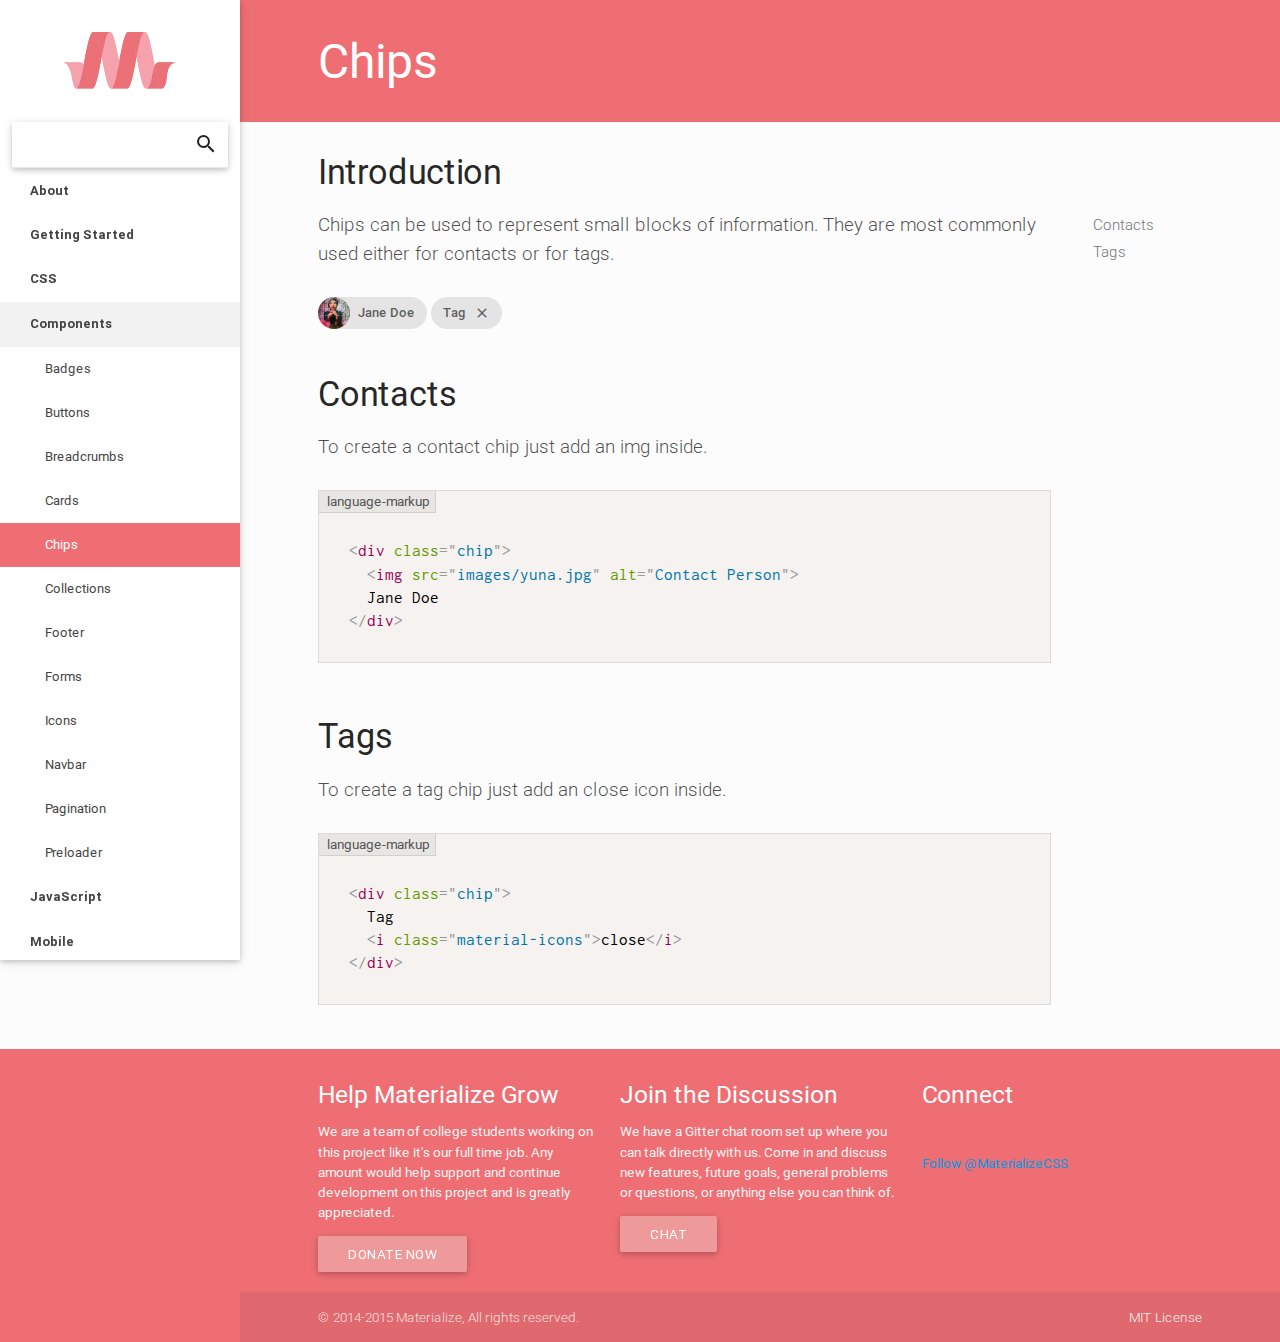
<file: chips.html>
<!DOCTYPE html>
<html lang="en">
  <head>
    <meta http-equiv="Content-Type" content="text/html; charset=UTF-8">
    <meta name="viewport" content="width=device-width, initial-scale=1">
    <meta http-equiv="X-UA-Compatible" content="IE=edge">
    <meta name="msapplication-tap-highlight" content="no">
    <meta name="description" content="Materialize is a modern responsive CSS framework based on Material Design by Google. ">
    <title>Chips - Materialize</title>
    <!-- Favicons-->
    <link rel="apple-touch-icon-precomposed" href="images/favicon/apple-touch-icon-152x152.png">
    <meta name="msapplication-TileColor" content="#FFFFFF">
    <meta name="msapplication-TileImage" content="images/favicon/mstile-144x144.png">
    <link rel="icon" href="images/favicon/favicon-32x32.png" sizes="32x32">
    <!--  Android 5 Chrome Color-->
    <meta name="theme-color" content="#EE6E73">
    <!-- CSS-->
    <link href="css/prism.css" rel="stylesheet">
    <link href="css/ghpages-materialize.css" type="text/css" rel="stylesheet" media="screen,projection">
    <link href="http://fonts.googleapis.com/css?family=Inconsolata" rel="stylesheet" type="text/css">
    <link href="http://fonts.googleapis.com/icon?family=Material+Icons" rel="stylesheet">
    <script>
      window.liveSettings = {
        api_key: "a0b49b34b93844c38eaee15690d86413",
        picker: "bottom-right",
        detectlang: true,
        dynamic: true,
        autocollect: true
      };
    </script>
    <script src="//cdn.transifex.com/live.js"></script>
  </head>
  <body>
    <header>
      <nav class="top-nav">
        <div class="container">
          <div class="nav-wrapper"><a class="page-title">Chips</a></div>
        </div>
      </nav>
      <div class="container"><a href="#" data-activates="nav-mobile" class="button-collapse top-nav full hide-on-large-only"><i class="mdi-navigation-menu"></i></a></div>
      <ul id="nav-mobile" class="side-nav fixed">
        <li class="logo"><a id="logo-container" href="http://materializecss.com/" class="brand-logo">
            <object id="front-page-logo" type="image/svg+xml" data="res/materialize.svg">Your browser does not support SVG</object></a></li>
        <li class="search">
          <div class="search-wrapper card">
            <input id="search"><i class="material-icons">search</i>
            <div class="search-results"></div>
          </div>
        </li>
        <li class="bold"><a href="about.html" class="waves-effect waves-teal">About</a></li>
        <li class="bold"><a href="getting-started.html" class="waves-effect waves-teal">Getting Started</a></li>
        <li class="no-padding">
          <ul class="collapsible collapsible-accordion">
            <li class="bold"><a class="collapsible-header  waves-effect waves-teal">CSS</a>
              <div class="collapsible-body">
                <ul>
                  <li><a href="color.html">Color</a></li>
                  <li><a href="grid.html">Grid</a></li>
                  <li><a href="helpers.html">Helpers</a></li>
                  <li><a href="media-css.html">Media</a></li>
                  <li><a href="sass.html">Sass</a></li>
                  <li><a href="shadow.html">Shadow</a></li>
                  <li><a href="table.html">Table</a></li>
                  <li><a href="typography.html">Typography</a></li>
                </ul>
              </div>
            </li>
            <li class="bold"><a class="collapsible-header active waves-effect waves-teal">Components</a>
              <div class="collapsible-body">
                <ul>
                  <li><a href="badges.html">Badges</a></li>
                  <li><a href="buttons.html">Buttons</a></li>
                  <li><a href="breadcrumbs.html">Breadcrumbs</a></li>
                  <li><a href="cards.html">Cards</a></li>
                  <li class="active"><a href="chips.html">Chips</a></li>
                  <li><a href="collections.html">Collections</a></li>
                  <li><a href="footer.html">Footer</a></li>
                  <li><a href="forms.html">Forms</a></li>
                  <li><a href="icons.html">Icons</a></li>
                  <li><a href="navbar.html">Navbar</a></li>
                  <li><a href="pagination.html">Pagination</a></li>
                  <li><a href="preloader.html">Preloader</a></li>
                </ul>
              </div>
            </li>
            <li class="bold"><a class="collapsible-header  waves-effect waves-teal">JavaScript</a>
              <div class="collapsible-body">
                <ul>
                  <li><a href="collapsible.html">Collapsible</a></li>
                  <li><a href="dialogs.html">Dialogs</a></li>
                  <li><a href="dropdown.html">Dropdown</a></li>
                  <li><a href="media.html">Media</a></li>
                  <li><a href="modals.html">Modals</a></li>
                  <li><a href="parallax.html">Parallax</a></li>
                  <li><a href="pushpin.html">Pushpin</a></li>
                  <li><a href="scrollfire.html">ScrollFire</a></li>
                  <li><a href="scrollspy.html">Scrollspy</a></li>
                  <li><a href="side-nav.html">SideNav</a></li>
                  <li><a href="tabs.html">Tabs</a></li>
                  <li><a href="transitions.html">Transitions</a></li>
                  <li><a href="waves.html">Waves</a></li>
                </ul>
              </div>
            </li>
          </ul>
        </li>
        <li class="bold"><a href="http://materializecss.com/mobile.html" class="waves-effect waves-teal">Mobile</a></li>
        <li class="bold"><a href="showcase.html" class="waves-effect waves-teal">Showcase</a></li>
      </ul>
    </header>
    <main><div class="container">
  <div class="row">

    <div class="col s12 m9 l10">

      <div id="introduction" class="section scrollspy">
        <h4>Introduction</h4>
        <p class="caption">
          Chips can be used to represent small blocks of information. They are most commonly used either for contacts or for tags.
        </p>
        <div class="chip">
          <img src="images/yuna.jpg" alt="Contact Person">
          Jane Doe
        </div>
        <div class="chip">
          Tag
          <i class="material-icons">close</i>
        </div>
      </div>

      <div id="contact" class="section scrollspy">
        <h4>Contacts</h4>
         <p class="caption">
          To create a contact chip just add an img inside.
        </p>
        <pre><code class="language-markup">
  &lt;div class="chip">
    &lt;img src="images/yuna.jpg" alt="Contact Person">
    Jane Doe
  &lt;/div>
        </code></pre>
      </div>

      <div id="tag" class="section scrollspy">
        <h4>Tags</h4>
         <p class="caption">
          To create a tag chip just add an close icon inside.
        </p>
        <pre><code class="language-markup">
  &lt;div class="chip">
    Tag
    &lt;i class="material-icons">close&lt;/i>
  &lt;/div>
        </code></pre>
      </div>

    </div>


    <!-- Table of Contents -->
    <div class="col hide-on-small-only m3 l2">
      <div class="toc-wrapper">
        <div class="buysellads hide-on-small-only">
          <!-- CarbonAds Zone Code -->
          <script async type="text/javascript" src="//cdn.carbonads.com/carbon.js?zoneid=1673&serve=C6AILKT&placement=materializecss" id="_carbonads_js"></script>
        </div>
        <div style="height: 1px;">
          <ul class="section table-of-contents">
            <li><a href="#contact">Contacts</a></li>
            <li><a href="#tag">Tags</a></li>
          </ul>
        </div>
      </div>
    </div>

  </div>
</div>


    </main>    <footer class="page-footer">
      <div class="container">
        <div class="row">
          <div class="col l4 s12">
            <h5 class="white-text">Help Materialize Grow</h5>
            <p class="grey-text text-lighten-4">We are a team of college students working on this project like it's our full time job. Any amount would help support and continue development on this project and is greatly appreciated.</p>
            <form id="paypal-donate" action="https://www.paypal.com/cgi-bin/webscr" method="post" target="_top">
<input type="hidden" name="cmd" value="_s-xclick">
<input type="hidden" name="encrypted" value="-----BEGIN [base64]/voKC1TMEvxU0ct4gdsZ29zARE96gRsCPVtVpY1hGr0NivLXeiHyw3xoW9UfzjcI9gZy5PZYoNv2xkTMj+jUkzuBMDiB2JfrIH7ZNxbcK1m/ep7Luoo1CR8JmYNCtlzELMAkGBSsOAwIaBQAwgawGCSqGSIb3DQEHATAUBggqhkiG9w0DBwQI/PHaKaPxsg2AgYh0FZUDlxXaZSGYZJiUkF4L0p9hZn0tYmT6kqOqB50541GOsZtJSVAO/F+Qz5I9EsCuGve7GLKSBufhNjWa24ay5T2hkGJkAzISlqS2qBQSFDDpHDyEnNSZ2vPG2K8Bepc/[base64]/ETMS1ycjtkpkvjXZe9k+6CieLuLsPumsJ7QC1odNz3sJiCbs2wC0nLE0uLGaEtXynIgRqIddYCHx88pb5HTXv4SZeuv0Rqq4+axW9PLAAATU8w04qqjaSXgbGLP3NmohqM6bV9kZZwZLR/klDaQGo1u9uDb9lr4Yn+rBQIDAQABo4HuMIHrMB0GA1UdDgQWBBSWn3y7xm8XvVk/UtcKG+wQ1mSUazCBuwYDVR0jBIGzMIGwgBSWn3y7xm8XvVk/[base64]/zANBgkqhkiG9w0BAQUFAAOBgQCBXzpWmoBa5e9fo6ujionW1hUhPkOBakTr3YCDjbYfvJEiv/2P+IobhOGJr85+XHhN0v4gUkEDI8r2/rNk1m0GA8HKddvTjyGw/XqXa+LSTlDYkqI8OwR8GEYj4efEtcRpRYBxV8KxAW93YDWzFGvruKnnLbDAF6VR5w/[base64]/Cl/zgwDQYJKoZIhvcNAQEBBQAEgYAGuieIpSk7XCxyo4RieZQ/SO0EHUYEW9B7KFJB9qZ1+yCKpUm7prwsGGOJAAdqKOw59I7qjLQI5cFJz/O8Ivb14TclAZiKTnOCB/wO1QHp+9s+hF00D6v0TDetLm0GLnk/7ljWvNq1pTyiMTLVg4yw1dAzQE1tC6bYTtLuDhLl0Q==-----END PKCS7-----
">
<button class="btn waves-effect waves-light red lighten-3" type="submit" name="action" alt="PayPal - The safer, easier way to pay online!">Donate Now
</button>
</form>

          </div>
          <div class="col l4 s12">
            <h5 class="white-text">Join the Discussion</h5>
            <p class="grey-text text-lighten-4">We have a Gitter chat room set up where you can talk directly with us. Come in and discuss new features, future goals, general problems or questions, or anything else you can think of.</p>
            <a class="btn waves-effect waves-light red lighten-3" target="_blank" href="https://gitter.im/Dogfalo/materialize">Chat</a>
          </div>
          <div class="col l4 s12" style="overflow: hidden;">
            <h5 class="white-text">Connect</h5>
            <iframe src="http://ghbtns.com/github-btn.html?user=dogfalo&repo=materialize&type=watch&count=true&size=large" allowtransparency="true" frameborder="0" scrolling="0" width="170" height="30"></iframe>
            <br>
            <a href="https://twitter.com/MaterializeCSS" class="twitter-follow-button" data-show-count="true" data-size="large" data-dnt="true">Follow @MaterializeCSS</a>
            <br>
            <div class="g-follow" data-annotation="bubble" data-height="24" data-href="https://plus.google.com/108619793845925798422" data-rel="publisher"></div>
          </div>
        </div>
      </div>
      <div class="footer-copyright">
        <div class="container">
        © 2014-2015 Materialize, All rights reserved.
        <a class="grey-text text-lighten-4 right" href="https://github.com/Dogfalo/materialize/blob/master/LICENSE">MIT License</a>
        </div>
      </div>
    </footer>
    <!--  Scripts-->
    <script src="https://code.jquery.com/jquery-2.1.4.min.js"></script>
    <script>if (!window.jQuery) { document.write('<script src="bin/jquery-2.1.1.min.js"><\/script>'); }
    </script>
    <script src="js/jquery.timeago.min.js"></script>
    <script src="js/prism.js"></script>
    <script src="jade/lunr.min.js"></script>
    <script src="jade/search.js"></script>
    <script src="bin/materialize.js"></script>
    <script src="js/init.js"></script>
    <!-- Twitter Button -->
    <script>!function(d,s,id){var js,fjs=d.getElementsByTagName(s)[0],p=/^http:/.test(d.location)?'http':'https';if(!d.getElementById(id)){js=d.createElement(s);js.id=id;js.src=p+'://platform.twitter.com/widgets.js';fjs.parentNode.insertBefore(js,fjs);}}(document, 'script', 'twitter-wjs');</script>

    <!-- Google Plus Button-->
    <script src="https://apis.google.com/js/platform.js" async defer></script>

    <!--  Google Analytics  -->
    <script>
    (function(i,s,o,g,r,a,m){i['GoogleAnalyticsObject']=r;i[r]=i[r]||function(){
    (i[r].q=i[r].q||[]).push(arguments)},i[r].l=1*new Date();a=s.createElement(o),
    m=s.getElementsByTagName(o)[0];a.async=1;a.src=g;m.parentNode.insertBefore(a,m)
    })(window,document,'script','//www.google-analytics.com/analytics.js','ga');

    ga('create', 'UA-56218128-1', 'auto');
    ga('require', 'displayfeatures');
    ga('send', 'pageview');
    </script>

  </body>
</html>
</file>
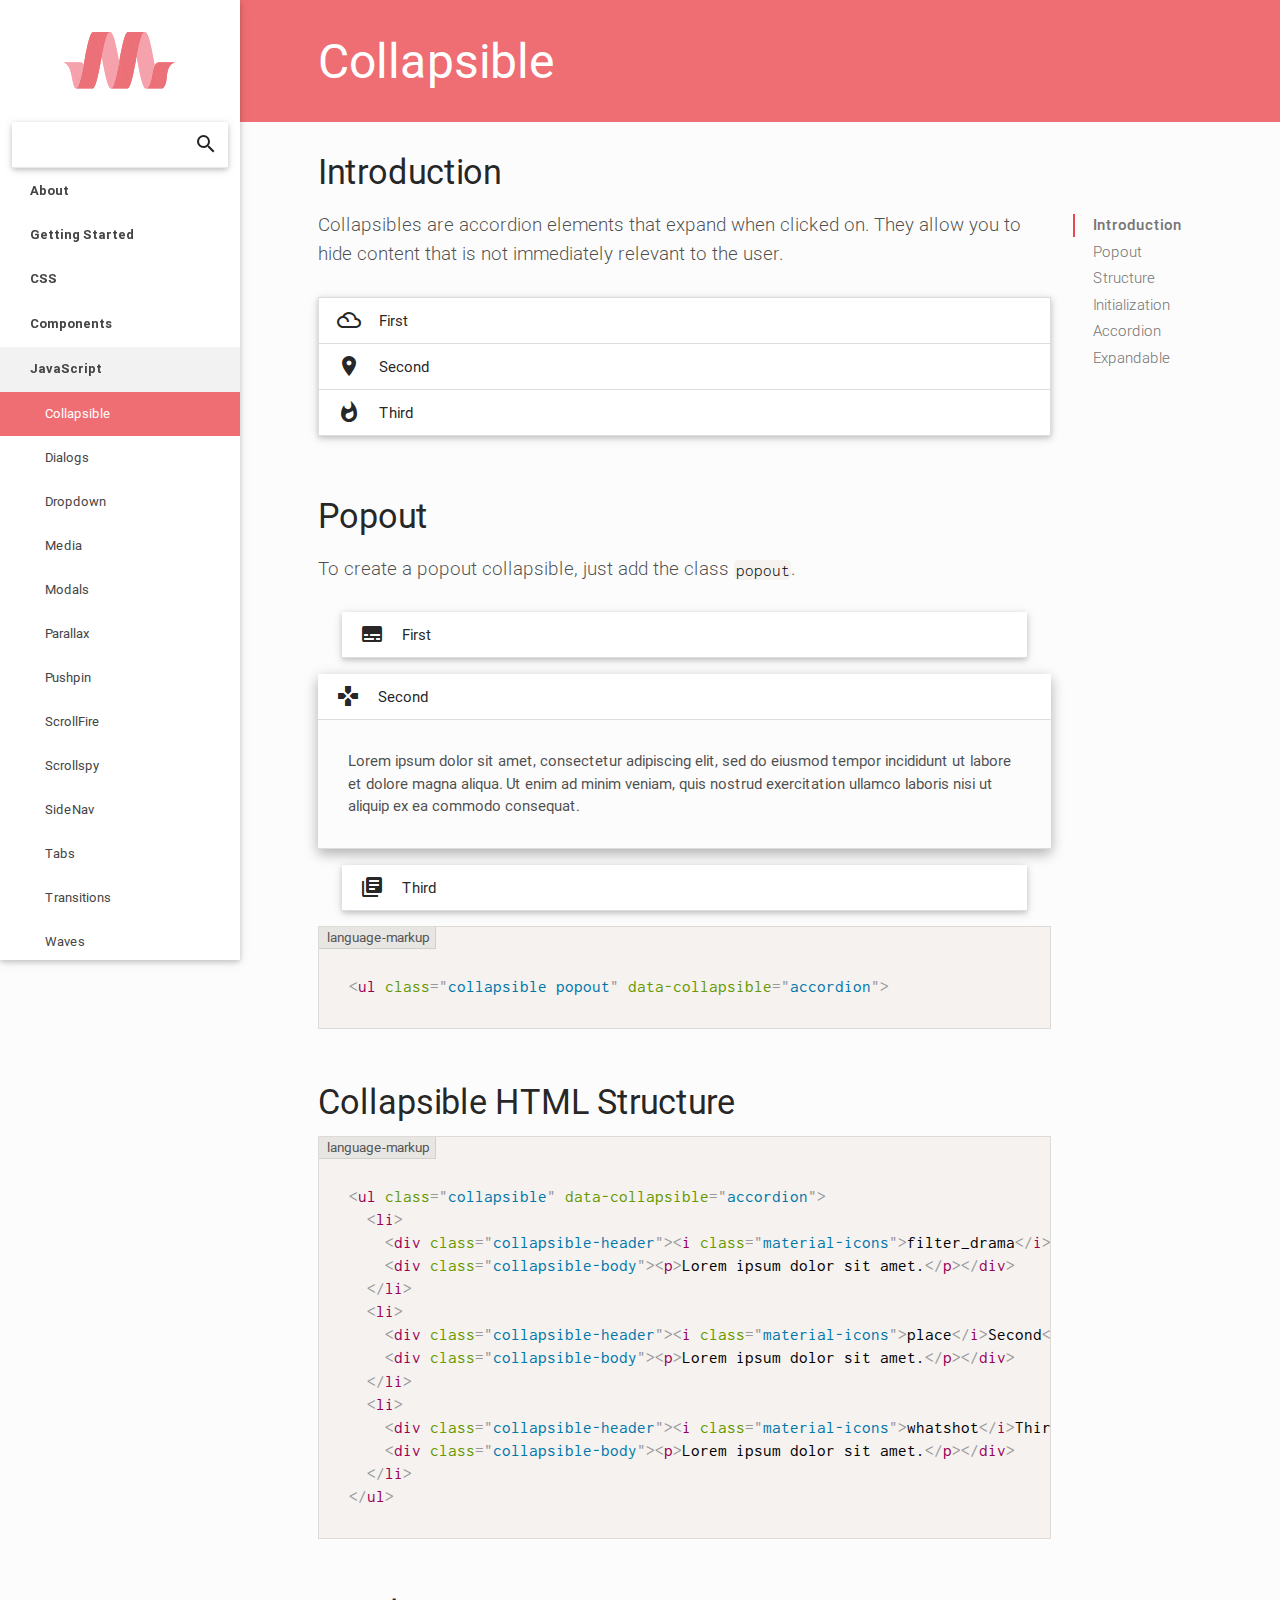
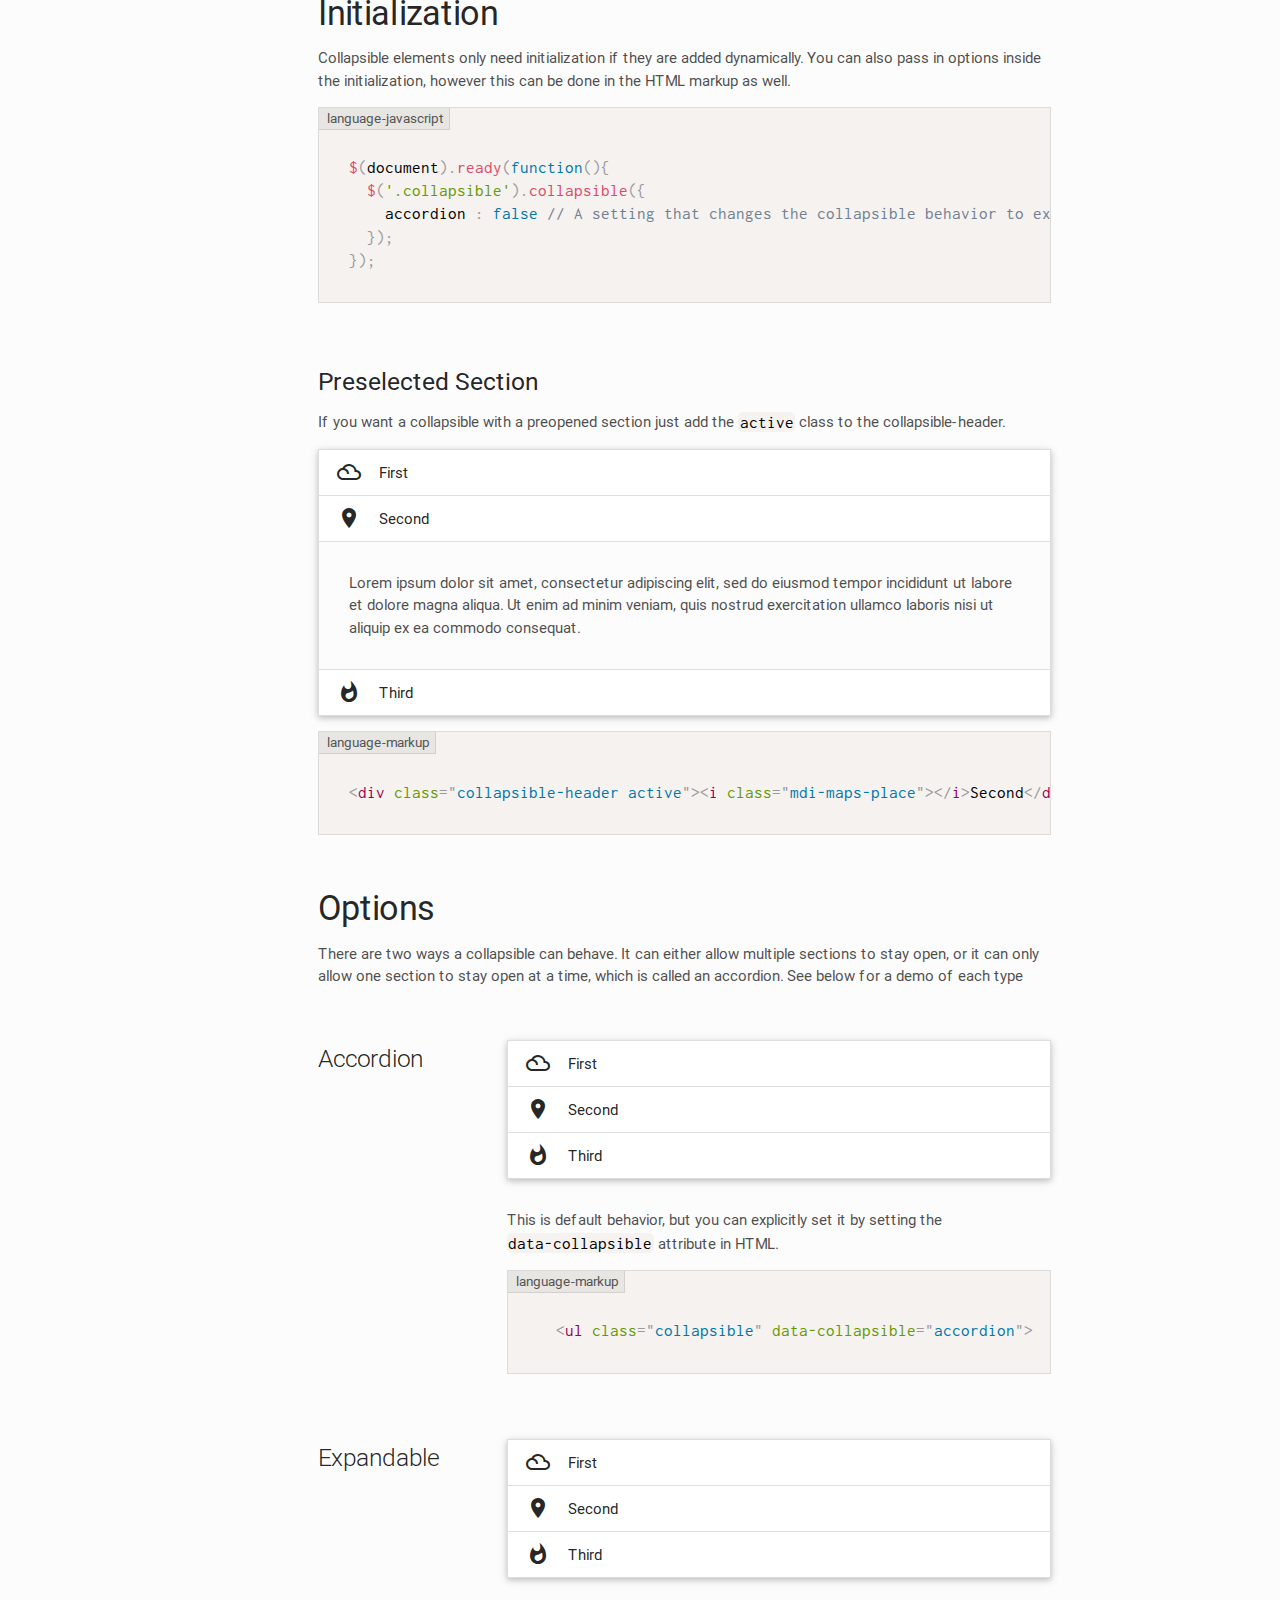
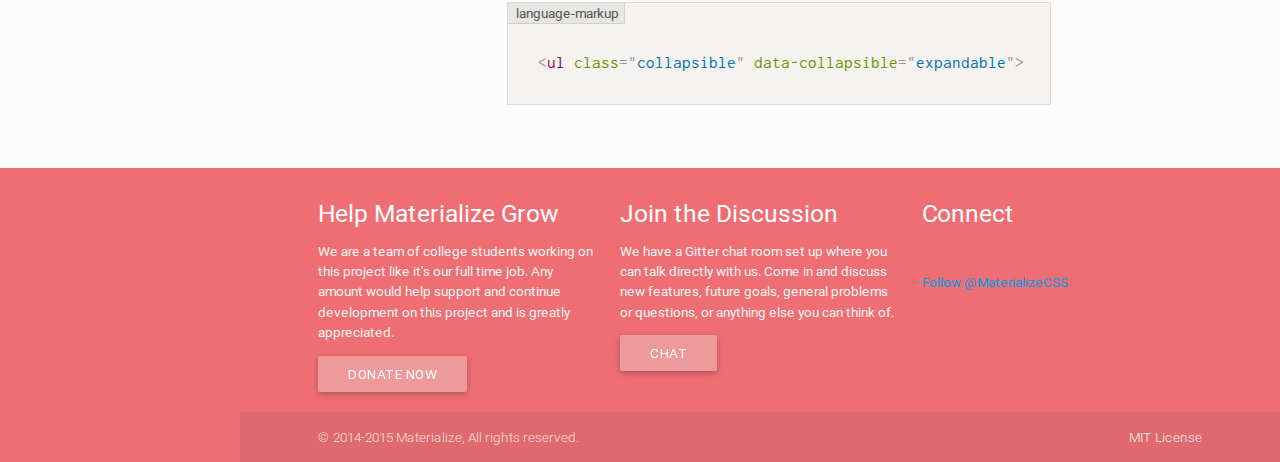
<file: collapsible.html>
<!DOCTYPE html>
<html lang="en">
  <head>
    <meta http-equiv="Content-Type" content="text/html; charset=UTF-8">
    <meta name="viewport" content="width=device-width, initial-scale=1">
    <meta http-equiv="X-UA-Compatible" content="IE=edge">
    <meta name="msapplication-tap-highlight" content="no">
    <meta name="description" content="Materialize is a modern responsive CSS framework based on Material Design by Google. ">
    <title>Collapsible - Materialize</title>
    <!-- Favicons-->
    <link rel="apple-touch-icon-precomposed" href="images/favicon/apple-touch-icon-152x152.png">
    <meta name="msapplication-TileColor" content="#FFFFFF">
    <meta name="msapplication-TileImage" content="images/favicon/mstile-144x144.png">
    <link rel="icon" href="images/favicon/favicon-32x32.png" sizes="32x32">
    <!--  Android 5 Chrome Color-->
    <meta name="theme-color" content="#EE6E73">
    <!-- CSS-->
    <link href="css/prism.css" rel="stylesheet">
    <link href="css/ghpages-materialize.css" type="text/css" rel="stylesheet" media="screen,projection">
    <link href="http://fonts.googleapis.com/css?family=Inconsolata" rel="stylesheet" type="text/css">
    <link href="http://fonts.googleapis.com/icon?family=Material+Icons" rel="stylesheet">
    <script>
      window.liveSettings = {
        api_key: "a0b49b34b93844c38eaee15690d86413",
        picker: "bottom-right",
        detectlang: true,
        dynamic: true,
        autocollect: true
      };
    </script>
    <script src="//cdn.transifex.com/live.js"></script>
  </head>
  <body>
    <header>
      <nav class="top-nav">
        <div class="container">
          <div class="nav-wrapper"><a class="page-title">Collapsible</a></div>
        </div>
      </nav>
      <div class="container"><a href="#" data-activates="nav-mobile" class="button-collapse top-nav full hide-on-large-only"><i class="mdi-navigation-menu"></i></a></div>
      <ul id="nav-mobile" class="side-nav fixed">
        <li class="logo"><a id="logo-container" href="http://materializecss.com/" class="brand-logo">
            <object id="front-page-logo" type="image/svg+xml" data="res/materialize.svg">Your browser does not support SVG</object></a></li>
        <li class="search">
          <div class="search-wrapper card">
            <input id="search"><i class="material-icons">search</i>
            <div class="search-results"></div>
          </div>
        </li>
        <li class="bold"><a href="about.html" class="waves-effect waves-teal">About</a></li>
        <li class="bold"><a href="getting-started.html" class="waves-effect waves-teal">Getting Started</a></li>
        <li class="no-padding">
          <ul class="collapsible collapsible-accordion">
            <li class="bold"><a class="collapsible-header  waves-effect waves-teal">CSS</a>
              <div class="collapsible-body">
                <ul>
                  <li><a href="color.html">Color</a></li>
                  <li><a href="grid.html">Grid</a></li>
                  <li><a href="helpers.html">Helpers</a></li>
                  <li><a href="media-css.html">Media</a></li>
                  <li><a href="sass.html">Sass</a></li>
                  <li><a href="shadow.html">Shadow</a></li>
                  <li><a href="table.html">Table</a></li>
                  <li><a href="typography.html">Typography</a></li>
                </ul>
              </div>
            </li>
            <li class="bold"><a class="collapsible-header  waves-effect waves-teal">Components</a>
              <div class="collapsible-body">
                <ul>
                  <li><a href="badges.html">Badges</a></li>
                  <li><a href="buttons.html">Buttons</a></li>
                  <li><a href="breadcrumbs.html">Breadcrumbs</a></li>
                  <li><a href="cards.html">Cards</a></li>
                  <li><a href="chips.html">Chips</a></li>
                  <li><a href="collections.html">Collections</a></li>
                  <li><a href="footer.html">Footer</a></li>
                  <li><a href="forms.html">Forms</a></li>
                  <li><a href="icons.html">Icons</a></li>
                  <li><a href="navbar.html">Navbar</a></li>
                  <li><a href="pagination.html">Pagination</a></li>
                  <li><a href="preloader.html">Preloader</a></li>
                </ul>
              </div>
            </li>
            <li class="bold"><a class="collapsible-header active waves-effect waves-teal">JavaScript</a>
              <div class="collapsible-body">
                <ul>
                  <li class="active"><a href="collapsible.html">Collapsible</a></li>
                  <li><a href="dialogs.html">Dialogs</a></li>
                  <li><a href="dropdown.html">Dropdown</a></li>
                  <li><a href="media.html">Media</a></li>
                  <li><a href="modals.html">Modals</a></li>
                  <li><a href="parallax.html">Parallax</a></li>
                  <li><a href="pushpin.html">Pushpin</a></li>
                  <li><a href="scrollfire.html">ScrollFire</a></li>
                  <li><a href="scrollspy.html">Scrollspy</a></li>
                  <li><a href="side-nav.html">SideNav</a></li>
                  <li><a href="tabs.html">Tabs</a></li>
                  <li><a href="transitions.html">Transitions</a></li>
                  <li><a href="waves.html">Waves</a></li>
                </ul>
              </div>
            </li>
          </ul>
        </li>
        <li class="bold"><a href="http://materializecss.com/mobile.html" class="waves-effect waves-teal">Mobile</a></li>
        <li class="bold"><a href="showcase.html" class="waves-effect waves-teal">Showcase</a></li>
      </ul>
    </header>
    <main><div class="container">
  <div class="row">

    <div class="col s12 m9 l10">

      <div id="introduction" class="section scrollspy">
        <h4>Introduction</h4>
        <p class="caption">
          Collapsibles are accordion elements that expand when clicked on. They allow you to hide content that is not immediately relevant to the user.
        </p>
        <ul class="collapsible collapsible-accordion" data-collapsible="accordion">
          <li>
            <div class="collapsible-header"><i class="material-icons">filter_drama</i>First</div>
            <div class="collapsible-body"><p>Lorem ipsum dolor sit amet, consectetur adipiscing elit, sed do eiusmod tempor incididunt ut labore et dolore magna aliqua. Ut enim ad minim veniam, quis nostrud exercitation ullamco laboris nisi ut aliquip ex ea commodo consequat. Lorem ipsum dolor sit amet, consectetur adipiscing elit, sed do eiusmod tempor incididunt ut labore et dolore magna aliqua. Ut enim ad minim veniam, quis nostrud exercitation ullamco laboris nisi ut aliquip ex ea commodo consequat. Lorem ipsum dolor sit amet, consectetur adipiscing elit, sed do eiusmod tempor incididunt ut labore et dolore magna aliqua. Ut enim ad minim veniam, quis nostrud exercitation ullamco laboris nisi ut aliquip ex ea commodo consequat.</p></div>
          </li>
          <li>
            <div class="collapsible-header"><i class="material-icons">place</i>Second</div>
            <div class="collapsible-body"><p>Lorem ipsum dolor sit amet, consectetur adipiscing elit, sed do eiusmod tempor incididunt ut labore et dolore magna aliqua. Ut enim ad minim veniam, quis nostrud exercitation ullamco laboris nisi ut aliquip ex ea commodo consequat.</p></div>
          </li>
          <li>
            <div class="collapsible-header"><i class="material-icons">whatshot</i>Third</div>
            <div class="collapsible-body"><p>Lorem ipsum dolor sit amet, consectetur adipiscing elit, sed do eiusmod tempor incididunt ut labore et dolore magna aliqua. Ut enim ad minim veniam, quis nostrud exercitation ullamco laboris nisi ut aliquip ex ea commodo consequat.</p></div>
          </li>
        </ul>
      </div>

      <div id="popout" class="section scrollspy">
        <h4>Popout</h4>
         <p class="caption">
          To create a popout collapsible, just add the class <code class="language-markup">popout</code>.
        </p>
        <ul class="collapsible popout collapsible-accordion" data-collapsible="accordion">
          <li>
            <div class="collapsible-header"><i class="material-icons">subtitles</i>First</div>
            <div class="collapsible-body"><p>Lorem ipsum dolor sit amet, consectetur adipiscing elit, sed do eiusmod tempor incididunt ut labore et dolore magna aliqua. Ut enim ad minim veniam, quis nostrud exercitation ullamco laboris nisi ut aliquip ex ea commodo consequat. Lorem ipsum dolor sit amet, consectetur adipiscing elit, sed do eiusmod tempor incididunt ut labore et dolore magna aliqua. Ut enim ad minim veniam, quis nostrud exercitation ullamco laboris nisi ut aliquip ex ea commodo consequat. Lorem ipsum dolor sit amet, consectetur adipiscing elit, sed do eiusmod tempor incididunt ut labore et dolore magna aliqua. Ut enim ad minim veniam, quis nostrud exercitation ullamco laboris nisi ut aliquip ex ea commodo consequat.</p></div>
          </li>
          <li>
            <div class="collapsible-header active"><i class="material-icons">games</i>Second</div>
            <div class="collapsible-body"><p>Lorem ipsum dolor sit amet, consectetur adipiscing elit, sed do eiusmod tempor incididunt ut labore et dolore magna aliqua. Ut enim ad minim veniam, quis nostrud exercitation ullamco laboris nisi ut aliquip ex ea commodo consequat.</p></div>
          </li>
          <li>
            <div class="collapsible-header"><i class="material-icons">library_books</i>Third</div>
            <div class="collapsible-body"><p>Lorem ipsum dolor sit amet, consectetur adipiscing elit, sed do eiusmod tempor incididunt ut labore et dolore magna aliqua. Ut enim ad minim veniam, quis nostrud exercitation ullamco laboris nisi ut aliquip ex ea commodo consequat.</p></div>
          </li>
        </ul>
        <pre><code class="language-markup">
  &lt;ul class="collapsible popout" data-collapsible="accordion">
        </code></pre>
      </div>



      <div id="structure" class="section scrollspy">
        <h4>Collapsible HTML Structure</h4>
        <pre><code class="language-markup">
  &lt;ul class="collapsible" data-collapsible="accordion">
    &lt;li>
      &lt;div class="collapsible-header">&lt;i class="material-icons">filter_drama&lt;/i>First&lt;/div>
      &lt;div class="collapsible-body">&lt;p>Lorem ipsum dolor sit amet.&lt;/p>&lt;/div>
    &lt;/li>
    &lt;li>
      &lt;div class="collapsible-header">&lt;i class="material-icons">place&lt;/i>Second&lt;/div>
      &lt;div class="collapsible-body">&lt;p>Lorem ipsum dolor sit amet.&lt;/p>&lt;/div>
    &lt;/li>
    &lt;li>
      &lt;div class="collapsible-header">&lt;i class="material-icons">whatshot&lt;/i>Third&lt;/div>
      &lt;div class="collapsible-body">&lt;p>Lorem ipsum dolor sit amet.&lt;/p>&lt;/div>
    &lt;/li>
  &lt;/ul>
        </code></pre>
      </div>

      <div id="intialization" class="section scrollspy">
        <h4>Initialization</h4>
        <p>Collapsible elements only need initialization if they are added dynamically. You can also pass in options inside the initialization, however this can be done in the HTML markup as well.</p>
        <pre><code class="language-javascript">
  $(document).ready(function(){
    $('.collapsible').collapsible({
      accordion : false // A setting that changes the collapsible behavior to expandable instead of the default accordion style
    });
  });
        </code></pre>

        <br><br>
        <h5>Preselected Section</h5>
        <p>If you want a collapsible with a preopened section just add the <code class="language-markup">active</code> class to the collapsible-header. </p>
        <ul class="collapsible collapsible-accordion" data-collapsible="accordion">
          <li>
            <div class="collapsible-header"><i class="material-icons">filter_drama</i>First</div>
            <div class="collapsible-body"><p>Lorem ipsum dolor sit amet, consectetur adipiscing elit, sed do eiusmod tempor incididunt ut labore et dolore magna aliqua. Ut enim ad minim veniam, quis nostrud exercitation ullamco laboris nisi ut aliquip ex ea commodo consequat. Lorem ipsum dolor sit amet, consectetur adipiscing elit, sed do eiusmod tempor incididunt ut labore et dolore magna aliqua. Ut enim ad minim veniam, quis nostrud exercitation ullamco laboris nisi ut aliquip ex ea commodo consequat. Lorem ipsum dolor sit amet, consectetur adipiscing elit, sed do eiusmod tempor incididunt ut labore et dolore magna aliqua. Ut enim ad minim veniam, quis nostrud exercitation ullamco laboris nisi ut aliquip ex ea commodo consequat.</p></div>
          </li>
          <li>
            <div class="collapsible-header active"><i class="material-icons">place</i>Second</div>
            <div class="collapsible-body"><p>Lorem ipsum dolor sit amet, consectetur adipiscing elit, sed do eiusmod tempor incididunt ut labore et dolore magna aliqua. Ut enim ad minim veniam, quis nostrud exercitation ullamco laboris nisi ut aliquip ex ea commodo consequat.</p></div>
          </li>
          <li>
            <div class="collapsible-header"><i class="material-icons">whatshot</i>Third</div>
            <div class="collapsible-body"><p>Lorem ipsum dolor sit amet, consectetur adipiscing elit, sed do eiusmod tempor incididunt ut labore et dolore magna aliqua. Ut enim ad minim veniam, quis nostrud exercitation ullamco laboris nisi ut aliquip ex ea commodo consequat.</p></div>
          </li>
        </ul>
        <pre><code class="language-markup">
  &lt;div class="collapsible-header active">&lt;i class="mdi-maps-place">&lt;/i>Second&lt;/div>
        </code></pre>
      </div>

      <div id="options" class="section scrollspy">
        <h4>Options</h4>
        <p>There are two ways a collapsible can behave. It can either allow multiple sections to stay open, or it can only allow one section to stay open at a time, which is called an accordion. See below for a demo of each type</p>
      </div>
      <div id="accordion" class="section scrollspy">
        <div class="row">
          <div class="col s12 m3"><h5 class="light">Accordion</h5></div>
          <div class="col s12 m9">
            <ul class="collapsible" data-collapsible="accordion">
              <li>
                <div class="collapsible-header"><i class="material-icons">filter_drama</i>First</div>
                <div class="collapsible-body"><p>Lorem ipsum dolor sit amet, consectetur adipiscing elit, sed do eiusmod tempor incididunt ut labore et dolore magna aliqua. Ut enim ad minim veniam, quis nostrud exercitation ullamco laboris nisi ut aliquip ex ea commodo consequat. </p></div>
              </li>
              <li>
                <div class="collapsible-header"><i class="material-icons">place</i>Second</div>
                <div class="collapsible-body"><p>Lorem ipsum dolor sit amet, consectetur adipiscing elit, sed do eiusmod tempor incididunt ut labore et dolore magna aliqua. Ut enim ad minim veniam, quis nostrud exercitation ullamco laboris nisi ut aliquip ex ea commodo consequat.</p></div>
              </li>
              <li>
                <div class="collapsible-header"><i class="material-icons">whatshot</i>Third</div>
                <div class="collapsible-body"><p>Lorem ipsum dolor sit amet, consectetur adipiscing elit, sed do eiusmod tempor incididunt ut labore et dolore magna aliqua. Ut enim ad minim veniam, quis nostrud exercitation ullamco laboris nisi ut aliquip ex ea commodo consequat.</p></div>
              </li>
            </ul>
          </div>
          <div class="col s12 m9 offset-m3">
            <p>This is default behavior, but you can explicitly set it by setting the <code class="language-markup">data-collapsible</code> attribute in HTML.</p>
            <pre><code class="language-markup">
    &lt;ul class="collapsible" data-collapsible="accordion">
            </code></pre>
          </div>
        </div>
      </div>
      <div id="expandable" class="section scrollspy">
        <div class="row">
          <div class="col s12 m3"><h5 class="light">Expandable</h5></div>
          <div class="col s12 m9">
            <ul class="collapsible" data-collapsible="expandable">
              <li>
                <div class="collapsible-header"><i class="material-icons">filter_drama</i>First</div>
                <div class="collapsible-body"><p>Lorem ipsum dolor sit amet, consectetur adipiscing elit, sed do eiusmod tempor incididunt ut labore et dolore magna aliqua. Ut enim ad minim veniam, quis nostrud exercitation ullamco laboris nisi ut aliquip ex ea commodo consequat.</p></div>
              </li>
              <li>
                <div class="collapsible-header"><i class="material-icons">place</i>Second</div>
                <div class="collapsible-body"><p>Lorem ipsum dolor sit amet, consectetur adipiscing elit, sed do eiusmod tempor incididunt ut labore et dolore magna aliqua. Ut enim ad minim veniam, quis nostrud exercitation ullamco laboris nisi ut aliquip ex ea commodo consequat.</p></div>
              </li>
              <li>
                <div class="collapsible-header"><i class="material-icons">whatshot</i>Third</div>
                <div class="collapsible-body"><p>Lorem ipsum dolor sit amet, consectetur adipiscing elit, sed do eiusmod tempor incididunt ut labore et dolore magna aliqua. Ut enim ad minim veniam, quis nostrud exercitation ullamco laboris nisi ut aliquip ex ea commodo consequat.</p></div>
              </li>
            </ul>
          </div>
          <div class="col s12 m9 offset-m3">
            <pre><code class="language-markup">
  &lt;ul class="collapsible" data-collapsible="expandable">
            </code></pre>
          </div>
        </div>
      </div>

    </div>


    <!-- Table of Contents -->
    <div class="col hide-on-small-only m3 l2">
      <div class="toc-wrapper">
        <div class="buysellads hide-on-small-only">
          <!-- CarbonAds Zone Code -->
          <script async type="text/javascript" src="//cdn.carbonads.com/carbon.js?zoneid=1673&serve=C6AILKT&placement=materializecss" id="_carbonads_js"></script>
        </div>
        <div style="height: 1px;">
          <ul class="section table-of-contents">
            <li><a href="#introduction">Introduction</a></li>
            <li><a href="#popout">Popout</a></li>
            <li><a href="#structure">Structure</a></li>
            <li><a href="#intialization">Initialization</a></li>
            <li><a href="#accordion">Accordion</a></li>
            <li><a href="#expandable">Expandable</a></li>
          </ul>
        </div>
      </div>
    </div>

  </div>
</div>

    </main>    <footer class="page-footer">
      <div class="container">
        <div class="row">
          <div class="col l4 s12">
            <h5 class="white-text">Help Materialize Grow</h5>
            <p class="grey-text text-lighten-4">We are a team of college students working on this project like it's our full time job. Any amount would help support and continue development on this project and is greatly appreciated.</p>
            <form id="paypal-donate" action="https://www.paypal.com/cgi-bin/webscr" method="post" target="_top">
<input type="hidden" name="cmd" value="_s-xclick">
<input type="hidden" name="encrypted" value="-----BEGIN [base64]/voKC1TMEvxU0ct4gdsZ29zARE96gRsCPVtVpY1hGr0NivLXeiHyw3xoW9UfzjcI9gZy5PZYoNv2xkTMj+jUkzuBMDiB2JfrIH7ZNxbcK1m/ep7Luoo1CR8JmYNCtlzELMAkGBSsOAwIaBQAwgawGCSqGSIb3DQEHATAUBggqhkiG9w0DBwQI/PHaKaPxsg2AgYh0FZUDlxXaZSGYZJiUkF4L0p9hZn0tYmT6kqOqB50541GOsZtJSVAO/F+Qz5I9EsCuGve7GLKSBufhNjWa24ay5T2hkGJkAzISlqS2qBQSFDDpHDyEnNSZ2vPG2K8Bepc/[base64]/ETMS1ycjtkpkvjXZe9k+6CieLuLsPumsJ7QC1odNz3sJiCbs2wC0nLE0uLGaEtXynIgRqIddYCHx88pb5HTXv4SZeuv0Rqq4+axW9PLAAATU8w04qqjaSXgbGLP3NmohqM6bV9kZZwZLR/klDaQGo1u9uDb9lr4Yn+rBQIDAQABo4HuMIHrMB0GA1UdDgQWBBSWn3y7xm8XvVk/UtcKG+wQ1mSUazCBuwYDVR0jBIGzMIGwgBSWn3y7xm8XvVk/[base64]/zANBgkqhkiG9w0BAQUFAAOBgQCBXzpWmoBa5e9fo6ujionW1hUhPkOBakTr3YCDjbYfvJEiv/2P+IobhOGJr85+XHhN0v4gUkEDI8r2/rNk1m0GA8HKddvTjyGw/XqXa+LSTlDYkqI8OwR8GEYj4efEtcRpRYBxV8KxAW93YDWzFGvruKnnLbDAF6VR5w/[base64]/Cl/zgwDQYJKoZIhvcNAQEBBQAEgYAGuieIpSk7XCxyo4RieZQ/SO0EHUYEW9B7KFJB9qZ1+yCKpUm7prwsGGOJAAdqKOw59I7qjLQI5cFJz/O8Ivb14TclAZiKTnOCB/wO1QHp+9s+hF00D6v0TDetLm0GLnk/7ljWvNq1pTyiMTLVg4yw1dAzQE1tC6bYTtLuDhLl0Q==-----END PKCS7-----
">
<button class="btn waves-effect waves-light red lighten-3" type="submit" name="action" alt="PayPal - The safer, easier way to pay online!">Donate Now
</button>
</form>

          </div>
          <div class="col l4 s12">
            <h5 class="white-text">Join the Discussion</h5>
            <p class="grey-text text-lighten-4">We have a Gitter chat room set up where you can talk directly with us. Come in and discuss new features, future goals, general problems or questions, or anything else you can think of.</p>
            <a class="btn waves-effect waves-light red lighten-3" target="_blank" href="https://gitter.im/Dogfalo/materialize">Chat</a>
          </div>
          <div class="col l4 s12" style="overflow: hidden;">
            <h5 class="white-text">Connect</h5>
            <iframe src="http://ghbtns.com/github-btn.html?user=dogfalo&repo=materialize&type=watch&count=true&size=large" allowtransparency="true" frameborder="0" scrolling="0" width="170" height="30"></iframe>
            <br>
            <a href="https://twitter.com/MaterializeCSS" class="twitter-follow-button" data-show-count="true" data-size="large" data-dnt="true">Follow @MaterializeCSS</a>
            <br>
            <div class="g-follow" data-annotation="bubble" data-height="24" data-href="https://plus.google.com/108619793845925798422" data-rel="publisher"></div>
          </div>
        </div>
      </div>
      <div class="footer-copyright">
        <div class="container">
        © 2014-2015 Materialize, All rights reserved.
        <a class="grey-text text-lighten-4 right" href="https://github.com/Dogfalo/materialize/blob/master/LICENSE">MIT License</a>
        </div>
      </div>
    </footer>
    <!--  Scripts-->
    <script src="https://code.jquery.com/jquery-2.1.4.min.js"></script>
    <script>if (!window.jQuery) { document.write('<script src="bin/jquery-2.1.1.min.js"><\/script>'); }
    </script>
    <script src="js/jquery.timeago.min.js"></script>
    <script src="js/prism.js"></script>
    <script src="jade/lunr.min.js"></script>
    <script src="jade/search.js"></script>
    <script src="bin/materialize.js"></script>
    <script src="js/init.js"></script>
    <!-- Twitter Button -->
    <script>!function(d,s,id){var js,fjs=d.getElementsByTagName(s)[0],p=/^http:/.test(d.location)?'http':'https';if(!d.getElementById(id)){js=d.createElement(s);js.id=id;js.src=p+'://platform.twitter.com/widgets.js';fjs.parentNode.insertBefore(js,fjs);}}(document, 'script', 'twitter-wjs');</script>

    <!-- Google Plus Button-->
    <script src="https://apis.google.com/js/platform.js" async defer></script>

    <!--  Google Analytics  -->
    <script>
    (function(i,s,o,g,r,a,m){i['GoogleAnalyticsObject']=r;i[r]=i[r]||function(){
    (i[r].q=i[r].q||[]).push(arguments)},i[r].l=1*new Date();a=s.createElement(o),
    m=s.getElementsByTagName(o)[0];a.async=1;a.src=g;m.parentNode.insertBefore(a,m)
    })(window,document,'script','//www.google-analytics.com/analytics.js','ga');

    ga('create', 'UA-56218128-1', 'auto');
    ga('require', 'displayfeatures');
    ga('send', 'pageview');
    </script>

  </body>
</html>
</file>
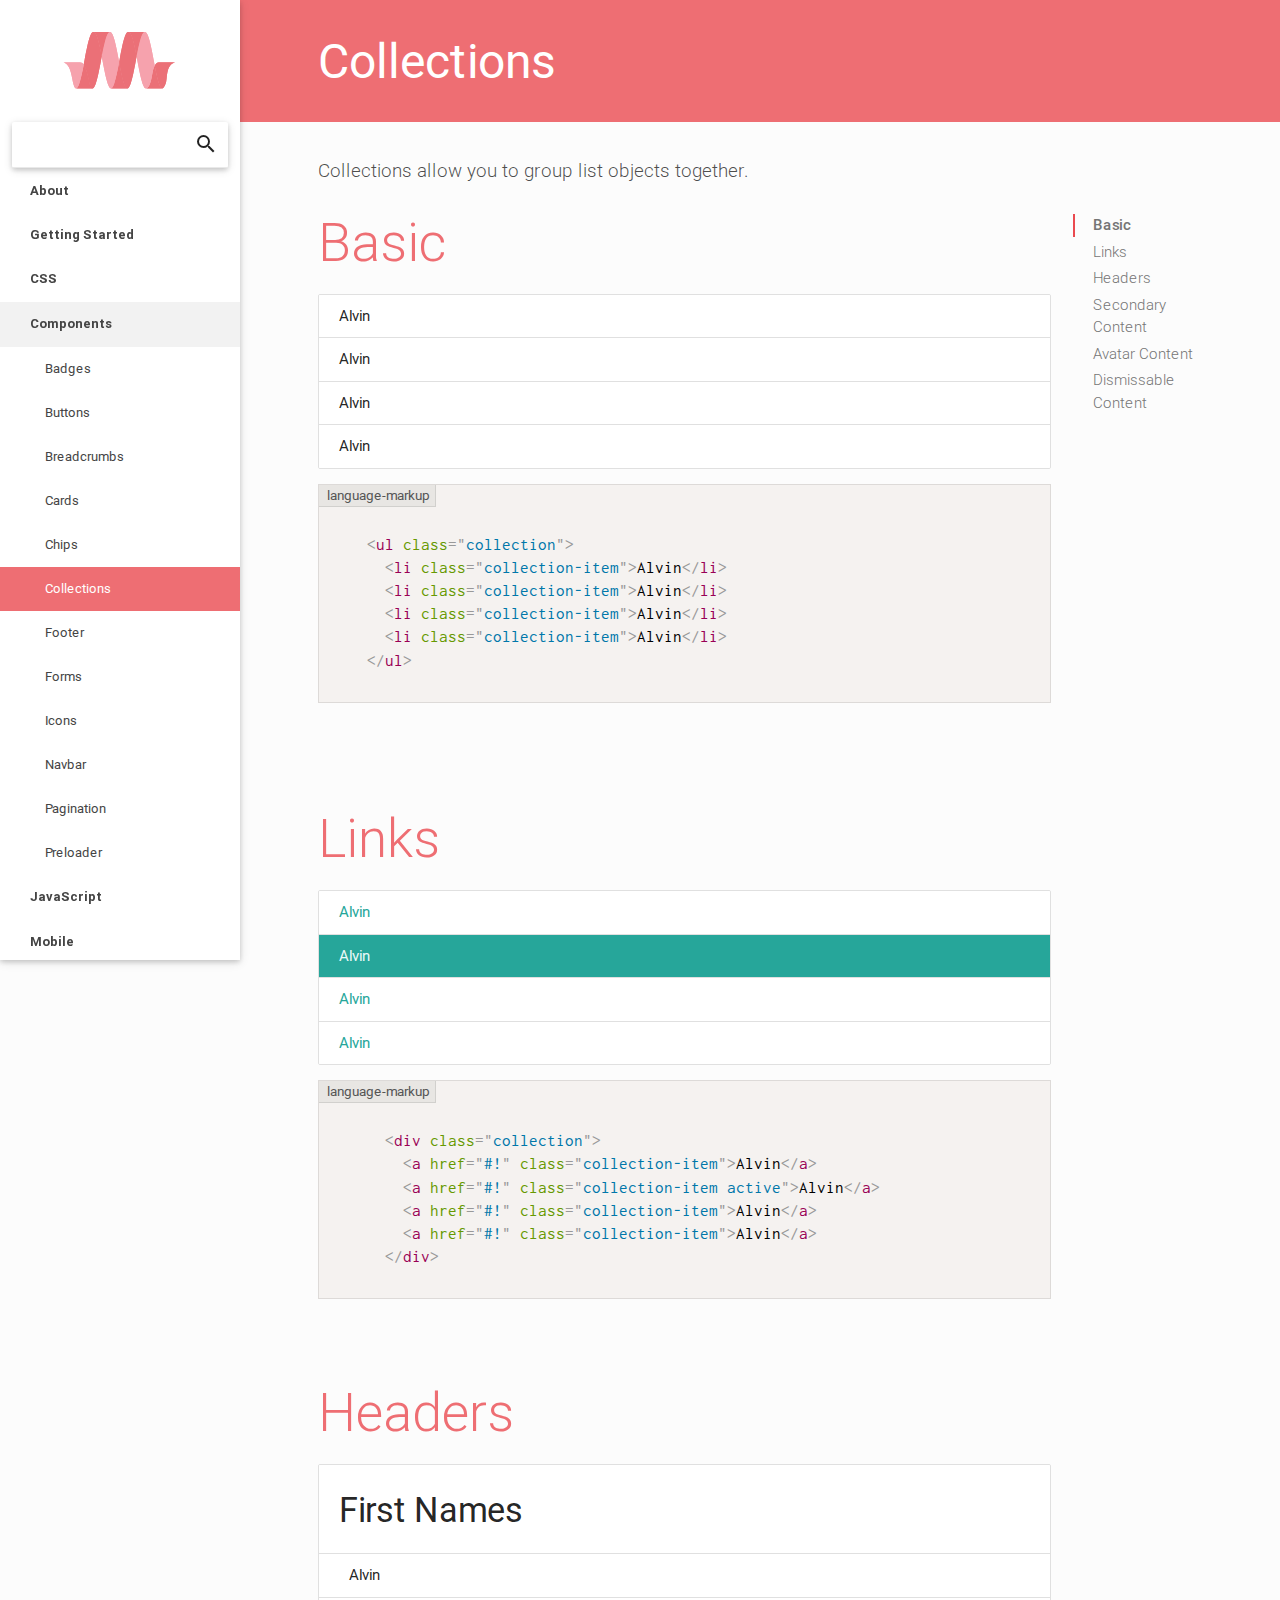
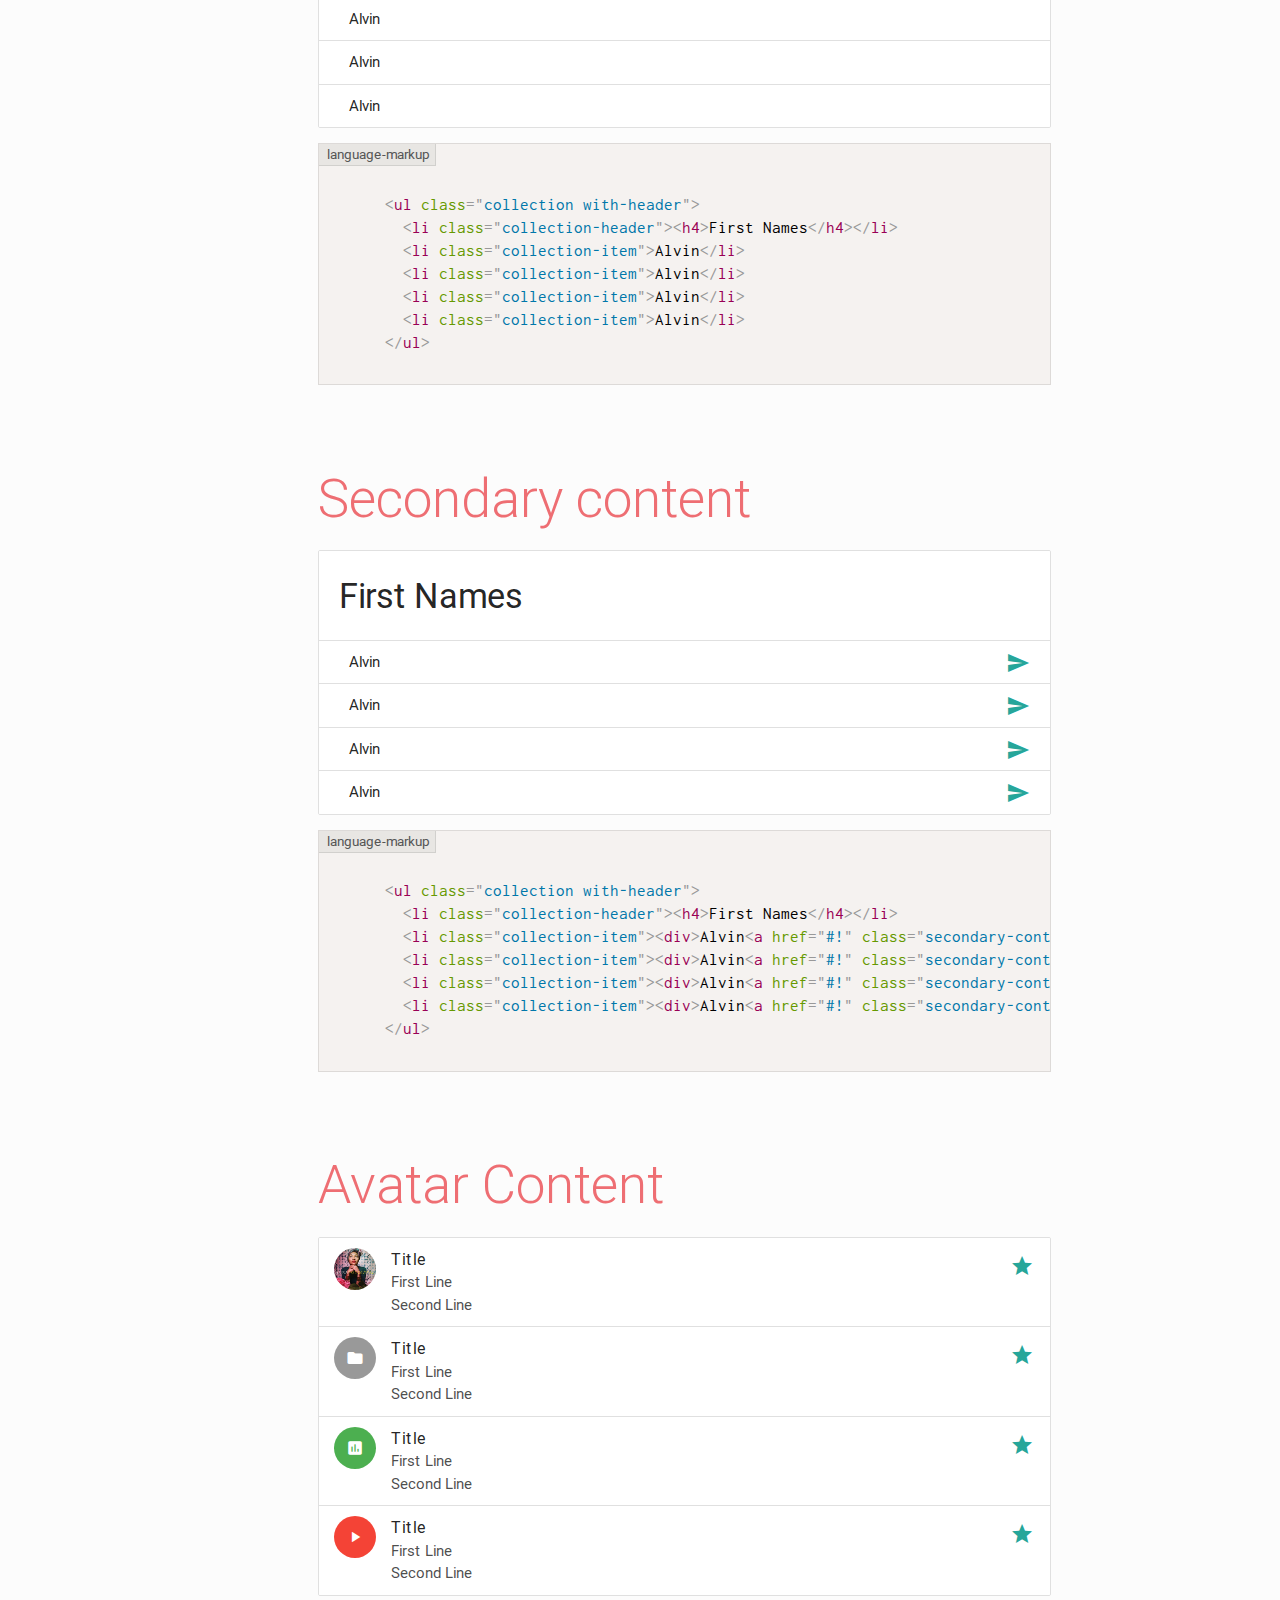
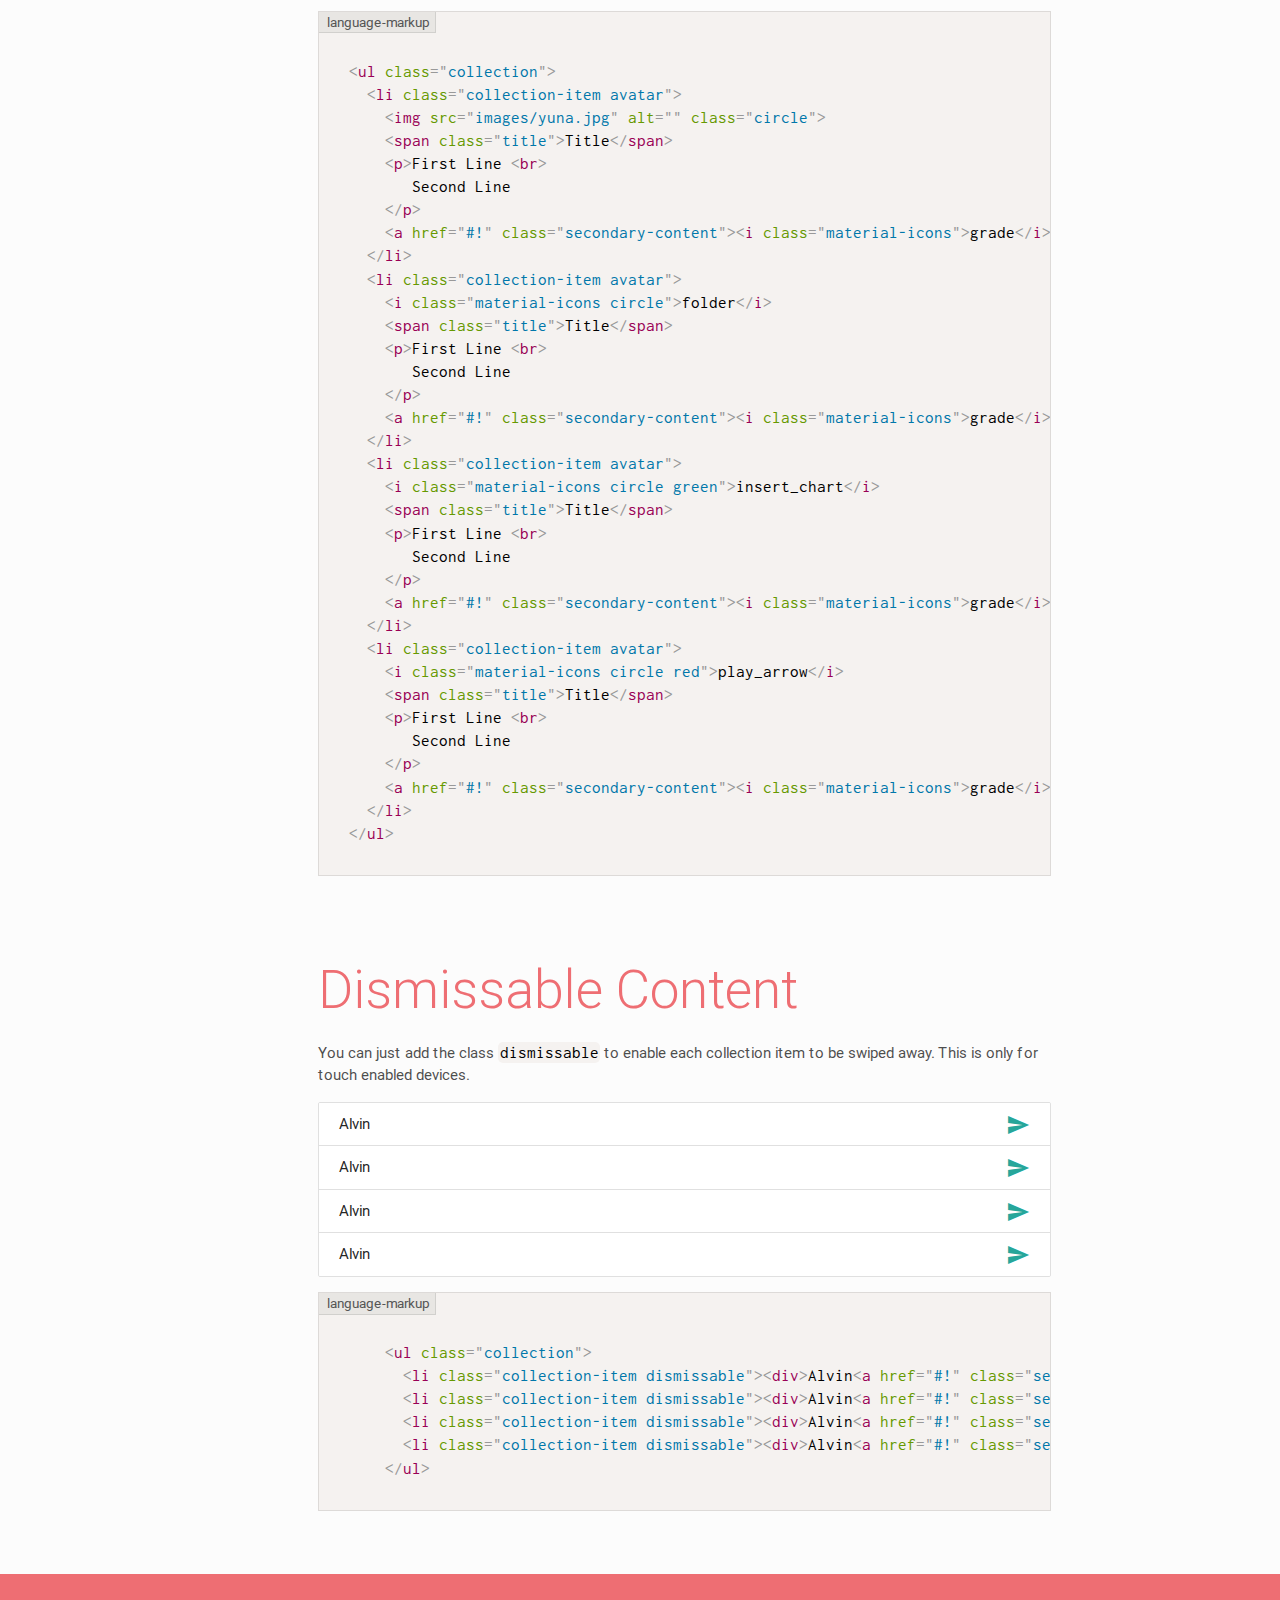
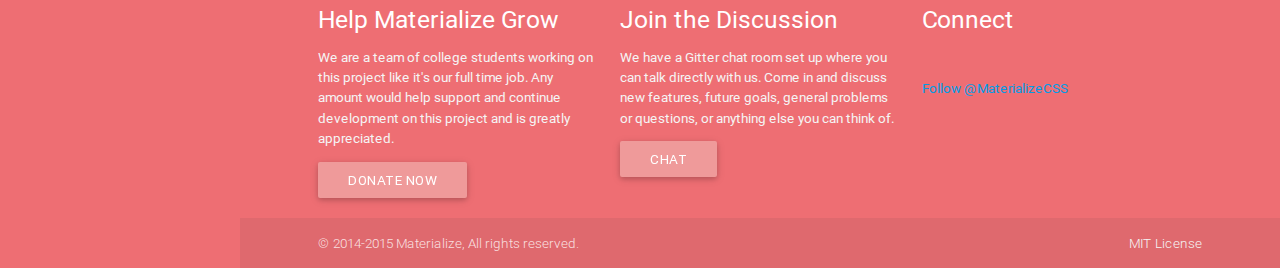
<file: collections.html>
<!DOCTYPE html>
<html lang="en">
  <head>
    <meta http-equiv="Content-Type" content="text/html; charset=UTF-8">
    <meta name="viewport" content="width=device-width, initial-scale=1">
    <meta http-equiv="X-UA-Compatible" content="IE=edge">
    <meta name="msapplication-tap-highlight" content="no">
    <meta name="description" content="Materialize is a modern responsive CSS framework based on Material Design by Google. ">
    <title>Collections - Materialize</title>
    <!-- Favicons-->
    <link rel="apple-touch-icon-precomposed" href="images/favicon/apple-touch-icon-152x152.png">
    <meta name="msapplication-TileColor" content="#FFFFFF">
    <meta name="msapplication-TileImage" content="images/favicon/mstile-144x144.png">
    <link rel="icon" href="images/favicon/favicon-32x32.png" sizes="32x32">
    <!--  Android 5 Chrome Color-->
    <meta name="theme-color" content="#EE6E73">
    <!-- CSS-->
    <link href="css/prism.css" rel="stylesheet">
    <link href="css/ghpages-materialize.css" type="text/css" rel="stylesheet" media="screen,projection">
    <link href="http://fonts.googleapis.com/css?family=Inconsolata" rel="stylesheet" type="text/css">
    <link href="http://fonts.googleapis.com/icon?family=Material+Icons" rel="stylesheet">
    <script>
      window.liveSettings = {
        api_key: "a0b49b34b93844c38eaee15690d86413",
        picker: "bottom-right",
        detectlang: true,
        dynamic: true,
        autocollect: true
      };
    </script>
    <script src="//cdn.transifex.com/live.js"></script>
  </head>
  <body>
    <header>
      <nav class="top-nav">
        <div class="container">
          <div class="nav-wrapper"><a class="page-title">Collections</a></div>
        </div>
      </nav>
      <div class="container"><a href="#" data-activates="nav-mobile" class="button-collapse top-nav full hide-on-large-only"><i class="mdi-navigation-menu"></i></a></div>
      <ul id="nav-mobile" class="side-nav fixed">
        <li class="logo"><a id="logo-container" href="http://materializecss.com/" class="brand-logo">
            <object id="front-page-logo" type="image/svg+xml" data="res/materialize.svg">Your browser does not support SVG</object></a></li>
        <li class="search">
          <div class="search-wrapper card">
            <input id="search"><i class="material-icons">search</i>
            <div class="search-results"></div>
          </div>
        </li>
        <li class="bold"><a href="about.html" class="waves-effect waves-teal">About</a></li>
        <li class="bold"><a href="getting-started.html" class="waves-effect waves-teal">Getting Started</a></li>
        <li class="no-padding">
          <ul class="collapsible collapsible-accordion">
            <li class="bold"><a class="collapsible-header  waves-effect waves-teal">CSS</a>
              <div class="collapsible-body">
                <ul>
                  <li><a href="color.html">Color</a></li>
                  <li><a href="grid.html">Grid</a></li>
                  <li><a href="helpers.html">Helpers</a></li>
                  <li><a href="media-css.html">Media</a></li>
                  <li><a href="sass.html">Sass</a></li>
                  <li><a href="shadow.html">Shadow</a></li>
                  <li><a href="table.html">Table</a></li>
                  <li><a href="typography.html">Typography</a></li>
                </ul>
              </div>
            </li>
            <li class="bold"><a class="collapsible-header active waves-effect waves-teal">Components</a>
              <div class="collapsible-body">
                <ul>
                  <li><a href="badges.html">Badges</a></li>
                  <li><a href="buttons.html">Buttons</a></li>
                  <li><a href="breadcrumbs.html">Breadcrumbs</a></li>
                  <li><a href="cards.html">Cards</a></li>
                  <li><a href="chips.html">Chips</a></li>
                  <li class="active"><a href="collections.html">Collections</a></li>
                  <li><a href="footer.html">Footer</a></li>
                  <li><a href="forms.html">Forms</a></li>
                  <li><a href="icons.html">Icons</a></li>
                  <li><a href="navbar.html">Navbar</a></li>
                  <li><a href="pagination.html">Pagination</a></li>
                  <li><a href="preloader.html">Preloader</a></li>
                </ul>
              </div>
            </li>
            <li class="bold"><a class="collapsible-header  waves-effect waves-teal">JavaScript</a>
              <div class="collapsible-body">
                <ul>
                  <li><a href="collapsible.html">Collapsible</a></li>
                  <li><a href="dialogs.html">Dialogs</a></li>
                  <li><a href="dropdown.html">Dropdown</a></li>
                  <li><a href="media.html">Media</a></li>
                  <li><a href="modals.html">Modals</a></li>
                  <li><a href="parallax.html">Parallax</a></li>
                  <li><a href="pushpin.html">Pushpin</a></li>
                  <li><a href="scrollfire.html">ScrollFire</a></li>
                  <li><a href="scrollspy.html">Scrollspy</a></li>
                  <li><a href="side-nav.html">SideNav</a></li>
                  <li><a href="tabs.html">Tabs</a></li>
                  <li><a href="transitions.html">Transitions</a></li>
                  <li><a href="waves.html">Waves</a></li>
                </ul>
              </div>
            </li>
          </ul>
        </li>
        <li class="bold"><a href="http://materializecss.com/mobile.html" class="waves-effect waves-teal">Mobile</a></li>
        <li class="bold"><a href="showcase.html" class="waves-effect waves-teal">Showcase</a></li>
      </ul>
    </header>
    <main><div class="container">
  <div class="row">

    <div class="col s12 m9 l10">

      <!--  Collections Section  -->
      <div id="basic" class="section scrollspy">

        <div class="row">
          <div class="col s12">
            <p class="caption">Collections allow you to group list objects together.</p>
            <h2 class="header">Basic</h2>
            <ul class="collection">
              <li class="collection-item">Alvin</li>
              <li class="collection-item">Alvin</li>
              <li class="collection-item">Alvin</li>
              <li class="collection-item">Alvin</li>
            </ul>
            <pre><code class="language-markup">
    &lt;ul class="collection">
      &lt;li class="collection-item">Alvin&lt;/li>
      &lt;li class="collection-item">Alvin&lt;/li>
      &lt;li class="collection-item">Alvin&lt;/li>
      &lt;li class="collection-item">Alvin&lt;/li>
    &lt;/ul>
            </code></pre>
            <br>
          </div>
        </div>
      </div>

      <div id="links" class="section scrollspy">
        <div class="row">
          <div class="col s12">
            <h2 class="header">Links</h2>
            <div class="collection">
              <a href="#!" class="collection-item">Alvin</a>
              <a href="#!" class="collection-item active">Alvin</a>
              <a href="#!" class="collection-item">Alvin</a>
              <a href="#!" class="collection-item">Alvin</a>
            </div>
            <pre><code class="language-markup">
      &lt;div class="collection">
        &lt;a href="#!" class="collection-item">Alvin&lt;/a>
        &lt;a href="#!" class="collection-item active">Alvin&lt;/a>
        &lt;a href="#!" class="collection-item">Alvin&lt;/a>
        &lt;a href="#!" class="collection-item">Alvin&lt;/a>
      &lt;/div>
            </code></pre>
          </div>
        </div>
      </div>

      <div id="headers" class="section scrollspy">
        <div class="row">
          <div class="col s12">
            <h2 class="header">Headers</h2>
            <ul class="collection with-header">
              <li class="collection-header"><h4>First Names</h4></li>
              <li class="collection-item">Alvin</li>
              <li class="collection-item">Alvin</li>
              <li class="collection-item">Alvin</li>
              <li class="collection-item">Alvin</li>
            </ul>
            <pre><code class="language-markup">
      &lt;ul class="collection with-header">
        &lt;li class="collection-header">&lt;h4>First Names&lt;/h4>&lt;/li>
        &lt;li class="collection-item">Alvin&lt;/li>
        &lt;li class="collection-item">Alvin&lt;/li>
        &lt;li class="collection-item">Alvin&lt;/li>
        &lt;li class="collection-item">Alvin&lt;/li>
      &lt;/ul>
            </code></pre>
          </div>
        </div>
      </div>


      <div id="secondary" class="section scrollspy">
        <div class="row">
          <div class="col s12">
            <h2 class="header">Secondary content</h2>
            <ul class="collection with-header">
              <li class="collection-header"><h4>First Names</h4></li>
              <li class="collection-item">Alvin<a href="#!" class="secondary-content"><i class="material-icons">send</i></a></li>
              <li class="collection-item">Alvin<a href="#!" class="secondary-content"><i class="material-icons">send</i></a></li>
              <li class="collection-item">Alvin<a href="#!" class="secondary-content"><i class="material-icons">send</i></a></li>
              <li class="collection-item">Alvin<a href="#!" class="secondary-content"><i class="material-icons">send</i></a></li>
            </ul>
            <pre><code class="language-markup">
      &lt;ul class="collection with-header">
        &lt;li class="collection-header">&lt;h4>First Names&lt;/h4>&lt;/li>
        &lt;li class="collection-item">&lt;div>Alvin&lt;a href="#!" class="secondary-content">&lt;i class="material-icons">send&lt;/i>&lt;/a>&lt;/div>&lt;/li>
        &lt;li class="collection-item">&lt;div>Alvin&lt;a href="#!" class="secondary-content">&lt;i class="material-icons">send&lt;/i>&lt;/a>&lt;/div>&lt;/li>
        &lt;li class="collection-item">&lt;div>Alvin&lt;a href="#!" class="secondary-content">&lt;i class="material-icons">send&lt;/i>&lt;/a>&lt;/div>&lt;/li>
        &lt;li class="collection-item">&lt;div>Alvin&lt;a href="#!" class="secondary-content">&lt;i class="material-icons">send&lt;/i>&lt;/a>&lt;/div>&lt;/li>
      &lt;/ul>
            </code></pre>
          </div>

        </div>
      </div>

      <div id="circle" class="section scrollspy">
        <div class="row">
          <div class="col s12">
            <h2 class="header">Avatar Content</h2>
            <ul class="collection">
              <li class="collection-item avatar">
                <img src="images/yuna.jpg" alt="" class="circle">
                <span class="title">Title</span>
                <p>First Line <br>
                   Second Line
                </p>
                <a href="#!" class="secondary-content"><i class="material-icons">grade</i></a>
              </li>
              <li class="collection-item avatar">
                <i class="material-icons circle">folder</i>
                <span class="title">Title</span>
                <p>First Line <br>
                   Second Line
                </p>
                <a href="#!" class="secondary-content"><i class="material-icons">grade</i></a>
              </li>
              <li class="collection-item avatar">
                <i class="material-icons circle green">insert_chart</i>
                <span class="title">Title</span>
                <p>First Line <br>
                   Second Line
                </p>
                <a href="#!" class="secondary-content"><i class="material-icons">grade</i></a>
              </li>
              <li class="collection-item avatar">
                <i class="material-icons circle red">play_arrow</i>
                <span class="title">Title</span>
                <p>First Line <br>
                   Second Line
                </p>
                <a href="#!" class="secondary-content"><i class="material-icons">grade</i></a>
              </li>
            </ul>
            <pre><code class="language-markup">
  &lt;ul class="collection">
    &lt;li class="collection-item avatar">
      &lt;img src="images/yuna.jpg" alt="" class="circle">
      &lt;span class="title">Title&lt;/span>
      &lt;p>First Line &lt;br>
         Second Line
      &lt;/p>
      &lt;a href="#!" class="secondary-content">&lt;i class="material-icons">grade&lt;/i>&lt;/a>
    &lt;/li>
    &lt;li class="collection-item avatar">
      &lt;i class="material-icons circle">folder&lt;/i>
      &lt;span class="title">Title&lt;/span>
      &lt;p>First Line &lt;br>
         Second Line
      &lt;/p>
      &lt;a href="#!" class="secondary-content">&lt;i class="material-icons">grade&lt;/i>&lt;/a>
    &lt;/li>
    &lt;li class="collection-item avatar">
      &lt;i class="material-icons circle green">insert_chart&lt;/i>
      &lt;span class="title">Title&lt;/span>
      &lt;p>First Line &lt;br>
         Second Line
      &lt;/p>
      &lt;a href="#!" class="secondary-content">&lt;i class="material-icons">grade&lt;/i>&lt;/a>
    &lt;/li>
    &lt;li class="collection-item avatar">
      &lt;i class="material-icons circle red">play_arrow&lt;/i>
      &lt;span class="title">Title&lt;/span>
      &lt;p>First Line &lt;br>
         Second Line
      &lt;/p>
      &lt;a href="#!" class="secondary-content">&lt;i class="material-icons">grade&lt;/i>&lt;/a>
    &lt;/li>
  &lt;/ul>
            </code></pre>
          </div>

        </div>
      </div>

      <div id="dismiss" class="section scrollspy">
        <div class="row">
          <div class="col s12">
            <h2 class="header">Dismissable Content</h2>
            <p>You can just add the class <code class="language-markup">dismissable</code> to enable each collection item to be swiped away. This is only for touch enabled devices.</p>
            <ul class="collection">
              <li class="collection-item dismissable">Alvin<a href="#!" class="secondary-content"><i class="material-icons">send</i></a></li>
              <li class="collection-item dismissable">Alvin<a href="#!" class="secondary-content"><i class="material-icons">send</i></a></li>
              <li class="collection-item dismissable">Alvin<a href="#!" class="secondary-content"><i class="material-icons">send</i></a></li>
              <li class="collection-item dismissable">Alvin<a href="#!" class="secondary-content"><i class="material-icons">send</i></a></li>
            </ul>
            <pre><code class="language-markup">
      &lt;ul class="collection">
        &lt;li class="collection-item dismissable">&lt;div>Alvin&lt;a href="#!" class="secondary-content">&lt;i class="material-icons">send&lt;/i>&lt;/a>&lt;/div>&lt;/li>
        &lt;li class="collection-item dismissable">&lt;div>Alvin&lt;a href="#!" class="secondary-content">&lt;i class="material-icons">send&lt;/i>&lt;/a>&lt;/div>&lt;/li>
        &lt;li class="collection-item dismissable">&lt;div>Alvin&lt;a href="#!" class="secondary-content">&lt;i class="material-icons">send&lt;/i>&lt;/a>&lt;/div>&lt;/li>
        &lt;li class="collection-item dismissable">&lt;div>Alvin&lt;a href="#!" class="secondary-content">&lt;i class="material-icons">send&lt;/i>&lt;/a>&lt;/div>&lt;/li>
      &lt;/ul>
            </code></pre>
          </div>

        </div>
      </div>
      <!-- End collections -->


    </div>

    <div class="col hide-on-small-only m3 l2">
      <div class="toc-wrapper">
        <div class="buysellads hide-on-small-only">
          <!-- CarbonAds Zone Code -->
          <script async type="text/javascript" src="//cdn.carbonads.com/carbon.js?zoneid=1673&serve=C6AILKT&placement=materializecss" id="_carbonads_js"></script>
        </div>
        <div style="height: 1px;">
          <ul class="section table-of-contents">
            <li><a href="#basic">Basic</a></li>
            <li><a href="#links">Links</a></li>
            <li><a href="#headers">Headers</a></li>
            <li><a href="#secondary">Secondary Content</a></li>
            <li><a href="#circle">Avatar Content</a></li>
            <li><a href="#dismiss">Dismissable Content</a></li>
          </ul>
        </div>
      </div>
    </div>

  </div>
</div>


    </main>    <footer class="page-footer">
      <div class="container">
        <div class="row">
          <div class="col l4 s12">
            <h5 class="white-text">Help Materialize Grow</h5>
            <p class="grey-text text-lighten-4">We are a team of college students working on this project like it's our full time job. Any amount would help support and continue development on this project and is greatly appreciated.</p>
            <form id="paypal-donate" action="https://www.paypal.com/cgi-bin/webscr" method="post" target="_top">
<input type="hidden" name="cmd" value="_s-xclick">
<input type="hidden" name="encrypted" value="-----BEGIN [base64]/voKC1TMEvxU0ct4gdsZ29zARE96gRsCPVtVpY1hGr0NivLXeiHyw3xoW9UfzjcI9gZy5PZYoNv2xkTMj+jUkzuBMDiB2JfrIH7ZNxbcK1m/ep7Luoo1CR8JmYNCtlzELMAkGBSsOAwIaBQAwgawGCSqGSIb3DQEHATAUBggqhkiG9w0DBwQI/PHaKaPxsg2AgYh0FZUDlxXaZSGYZJiUkF4L0p9hZn0tYmT6kqOqB50541GOsZtJSVAO/F+Qz5I9EsCuGve7GLKSBufhNjWa24ay5T2hkGJkAzISlqS2qBQSFDDpHDyEnNSZ2vPG2K8Bepc/[base64]/ETMS1ycjtkpkvjXZe9k+6CieLuLsPumsJ7QC1odNz3sJiCbs2wC0nLE0uLGaEtXynIgRqIddYCHx88pb5HTXv4SZeuv0Rqq4+axW9PLAAATU8w04qqjaSXgbGLP3NmohqM6bV9kZZwZLR/klDaQGo1u9uDb9lr4Yn+rBQIDAQABo4HuMIHrMB0GA1UdDgQWBBSWn3y7xm8XvVk/UtcKG+wQ1mSUazCBuwYDVR0jBIGzMIGwgBSWn3y7xm8XvVk/[base64]/zANBgkqhkiG9w0BAQUFAAOBgQCBXzpWmoBa5e9fo6ujionW1hUhPkOBakTr3YCDjbYfvJEiv/2P+IobhOGJr85+XHhN0v4gUkEDI8r2/rNk1m0GA8HKddvTjyGw/XqXa+LSTlDYkqI8OwR8GEYj4efEtcRpRYBxV8KxAW93YDWzFGvruKnnLbDAF6VR5w/[base64]/Cl/zgwDQYJKoZIhvcNAQEBBQAEgYAGuieIpSk7XCxyo4RieZQ/SO0EHUYEW9B7KFJB9qZ1+yCKpUm7prwsGGOJAAdqKOw59I7qjLQI5cFJz/O8Ivb14TclAZiKTnOCB/wO1QHp+9s+hF00D6v0TDetLm0GLnk/7ljWvNq1pTyiMTLVg4yw1dAzQE1tC6bYTtLuDhLl0Q==-----END PKCS7-----
">
<button class="btn waves-effect waves-light red lighten-3" type="submit" name="action" alt="PayPal - The safer, easier way to pay online!">Donate Now
</button>
</form>

          </div>
          <div class="col l4 s12">
            <h5 class="white-text">Join the Discussion</h5>
            <p class="grey-text text-lighten-4">We have a Gitter chat room set up where you can talk directly with us. Come in and discuss new features, future goals, general problems or questions, or anything else you can think of.</p>
            <a class="btn waves-effect waves-light red lighten-3" target="_blank" href="https://gitter.im/Dogfalo/materialize">Chat</a>
          </div>
          <div class="col l4 s12" style="overflow: hidden;">
            <h5 class="white-text">Connect</h5>
            <iframe src="http://ghbtns.com/github-btn.html?user=dogfalo&repo=materialize&type=watch&count=true&size=large" allowtransparency="true" frameborder="0" scrolling="0" width="170" height="30"></iframe>
            <br>
            <a href="https://twitter.com/MaterializeCSS" class="twitter-follow-button" data-show-count="true" data-size="large" data-dnt="true">Follow @MaterializeCSS</a>
            <br>
            <div class="g-follow" data-annotation="bubble" data-height="24" data-href="https://plus.google.com/108619793845925798422" data-rel="publisher"></div>
          </div>
        </div>
      </div>
      <div class="footer-copyright">
        <div class="container">
        © 2014-2015 Materialize, All rights reserved.
        <a class="grey-text text-lighten-4 right" href="https://github.com/Dogfalo/materialize/blob/master/LICENSE">MIT License</a>
        </div>
      </div>
    </footer>
    <!--  Scripts-->
    <script src="https://code.jquery.com/jquery-2.1.4.min.js"></script>
    <script>if (!window.jQuery) { document.write('<script src="bin/jquery-2.1.1.min.js"><\/script>'); }
    </script>
    <script src="js/jquery.timeago.min.js"></script>
    <script src="js/prism.js"></script>
    <script src="jade/lunr.min.js"></script>
    <script src="jade/search.js"></script>
    <script src="bin/materialize.js"></script>
    <script src="js/init.js"></script>
    <!-- Twitter Button -->
    <script>!function(d,s,id){var js,fjs=d.getElementsByTagName(s)[0],p=/^http:/.test(d.location)?'http':'https';if(!d.getElementById(id)){js=d.createElement(s);js.id=id;js.src=p+'://platform.twitter.com/widgets.js';fjs.parentNode.insertBefore(js,fjs);}}(document, 'script', 'twitter-wjs');</script>

    <!-- Google Plus Button-->
    <script src="https://apis.google.com/js/platform.js" async defer></script>

    <!--  Google Analytics  -->
    <script>
    (function(i,s,o,g,r,a,m){i['GoogleAnalyticsObject']=r;i[r]=i[r]||function(){
    (i[r].q=i[r].q||[]).push(arguments)},i[r].l=1*new Date();a=s.createElement(o),
    m=s.getElementsByTagName(o)[0];a.async=1;a.src=g;m.parentNode.insertBefore(a,m)
    })(window,document,'script','//www.google-analytics.com/analytics.js','ga');

    ga('create', 'UA-56218128-1', 'auto');
    ga('require', 'displayfeatures');
    ga('send', 'pageview');
    </script>

  </body>
</html>
</file>
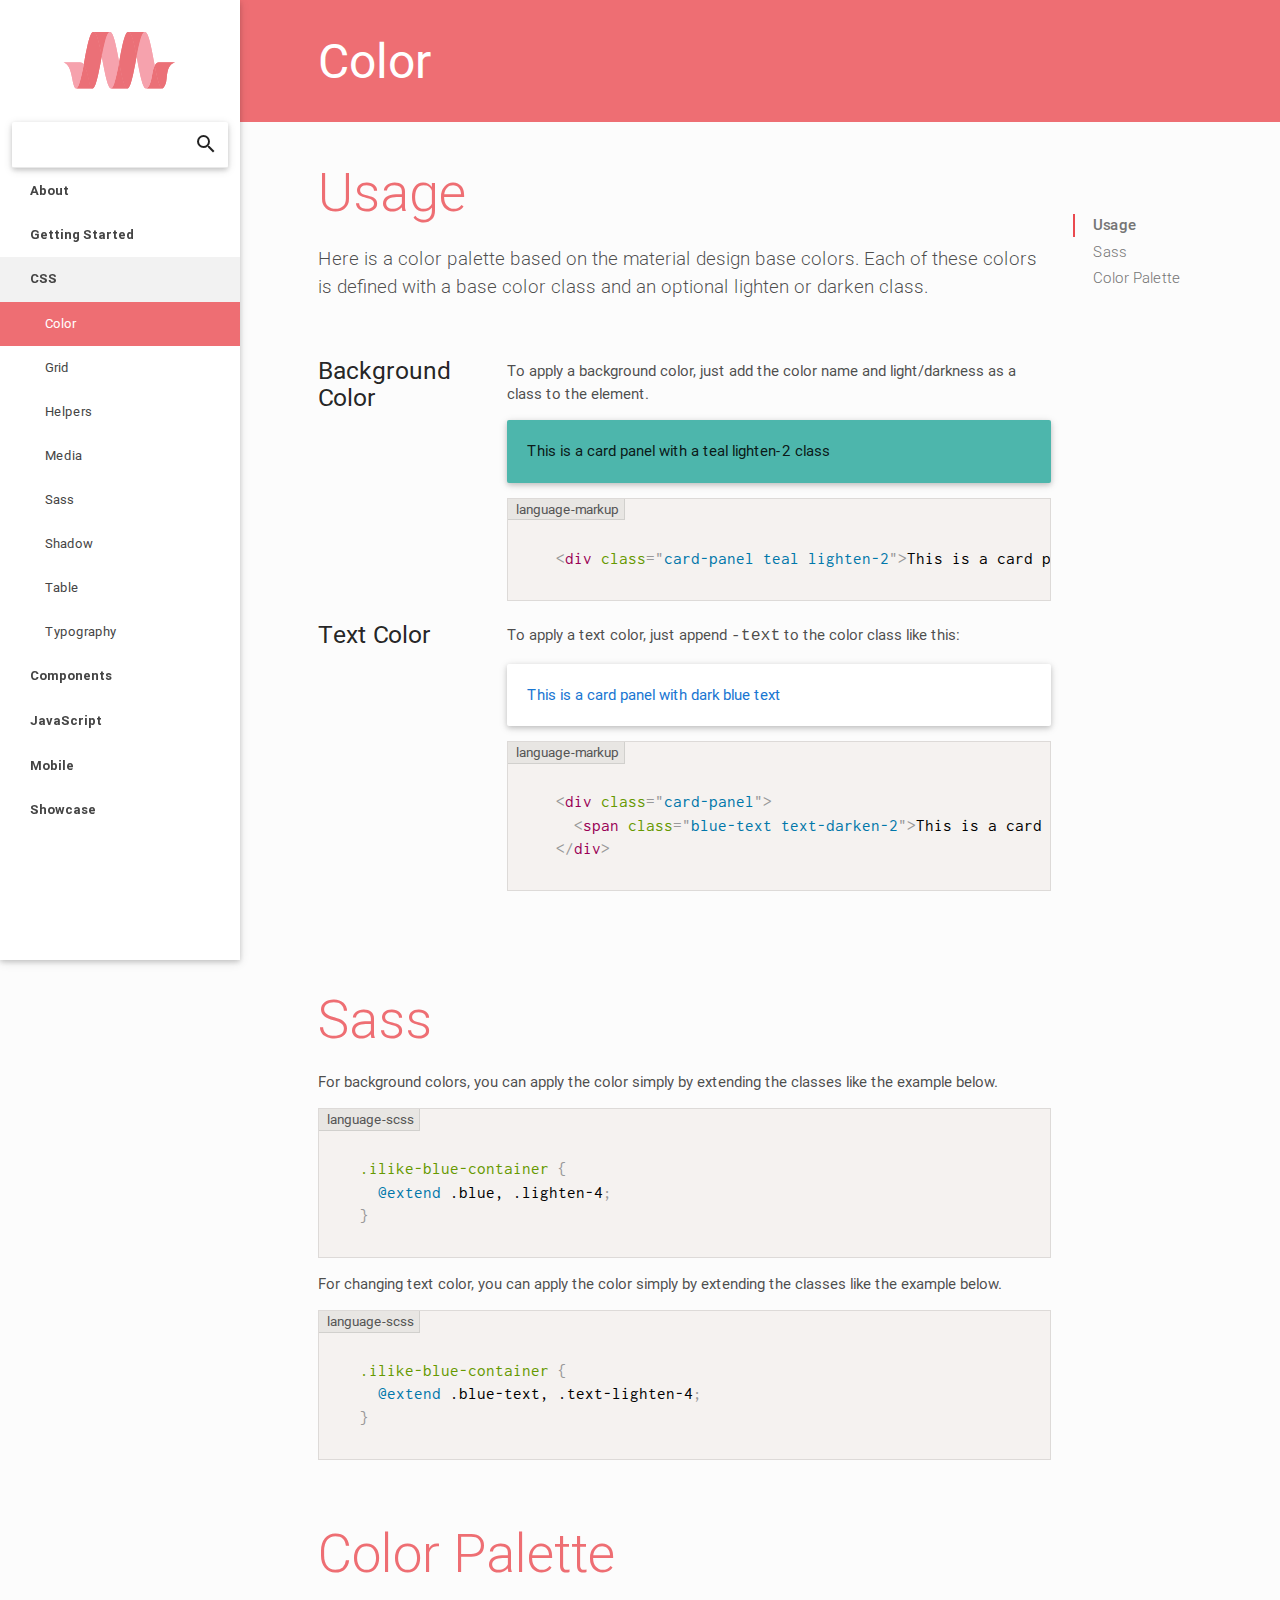
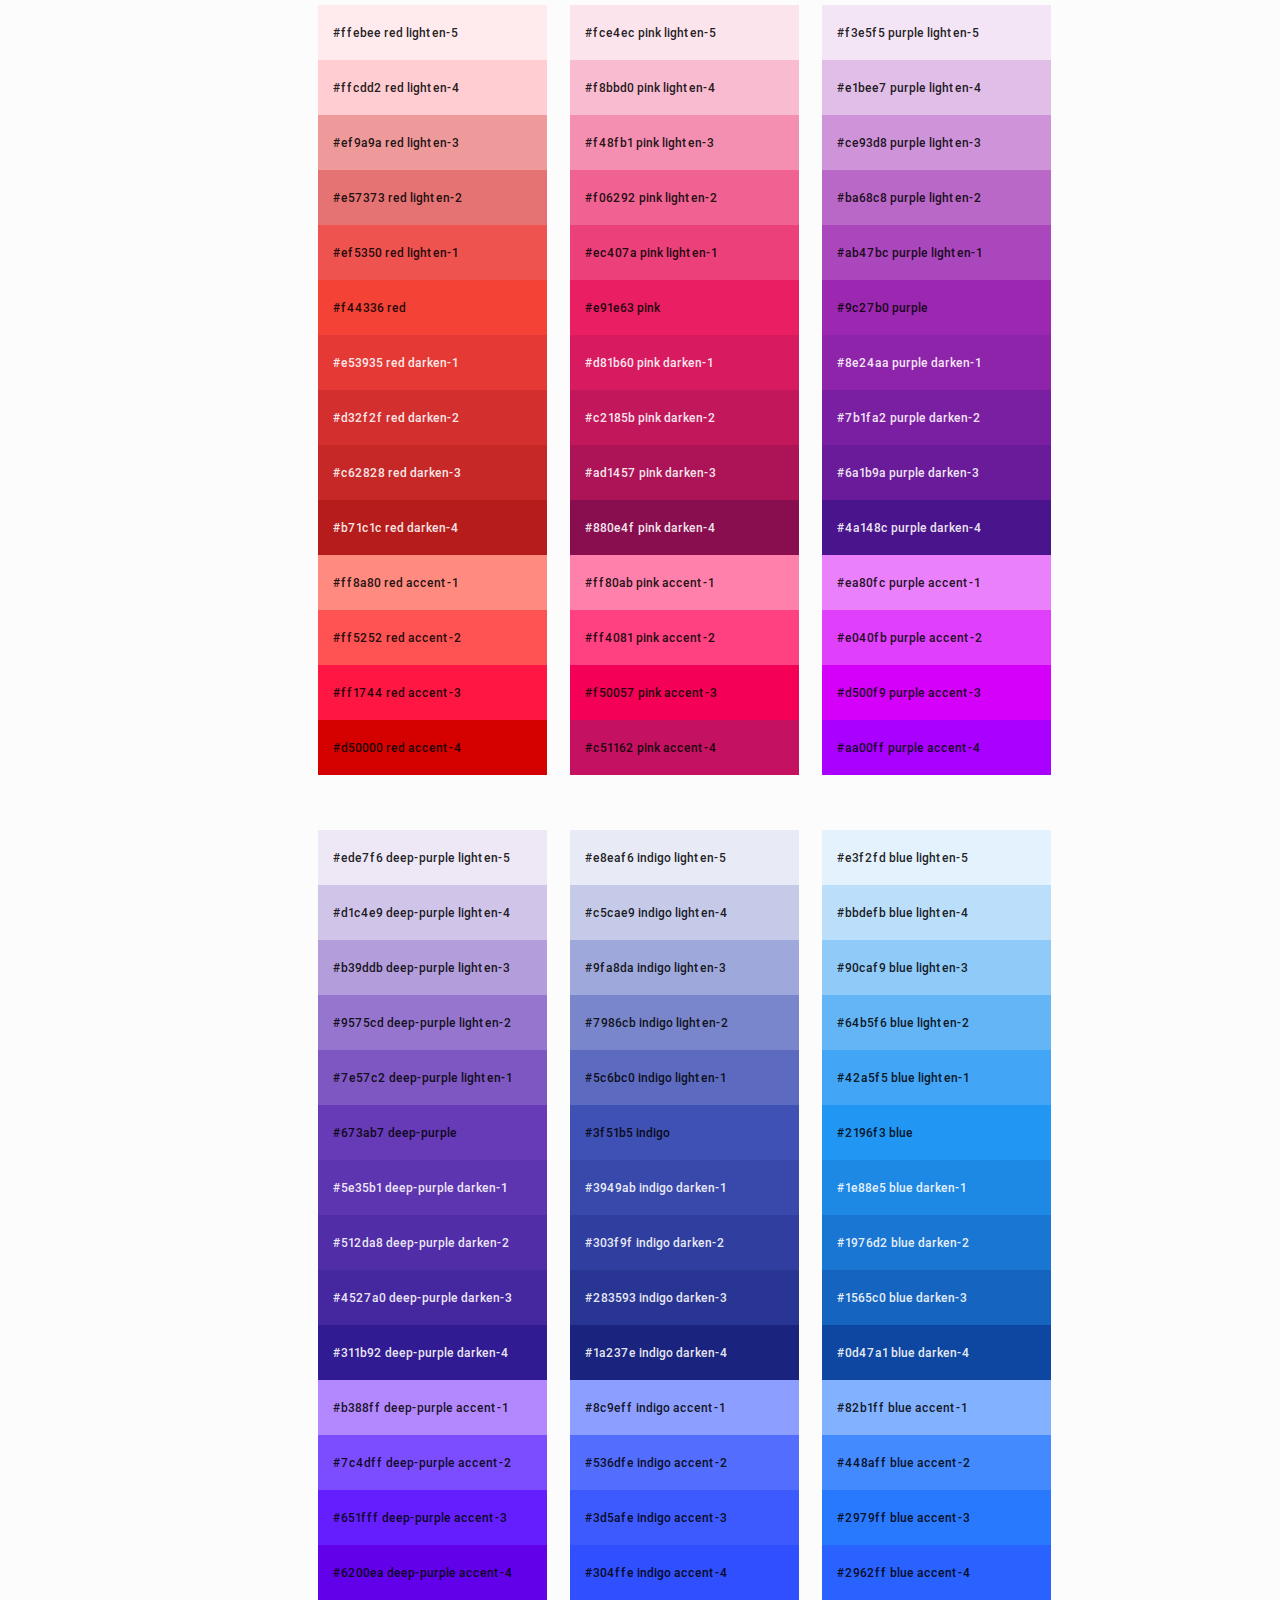
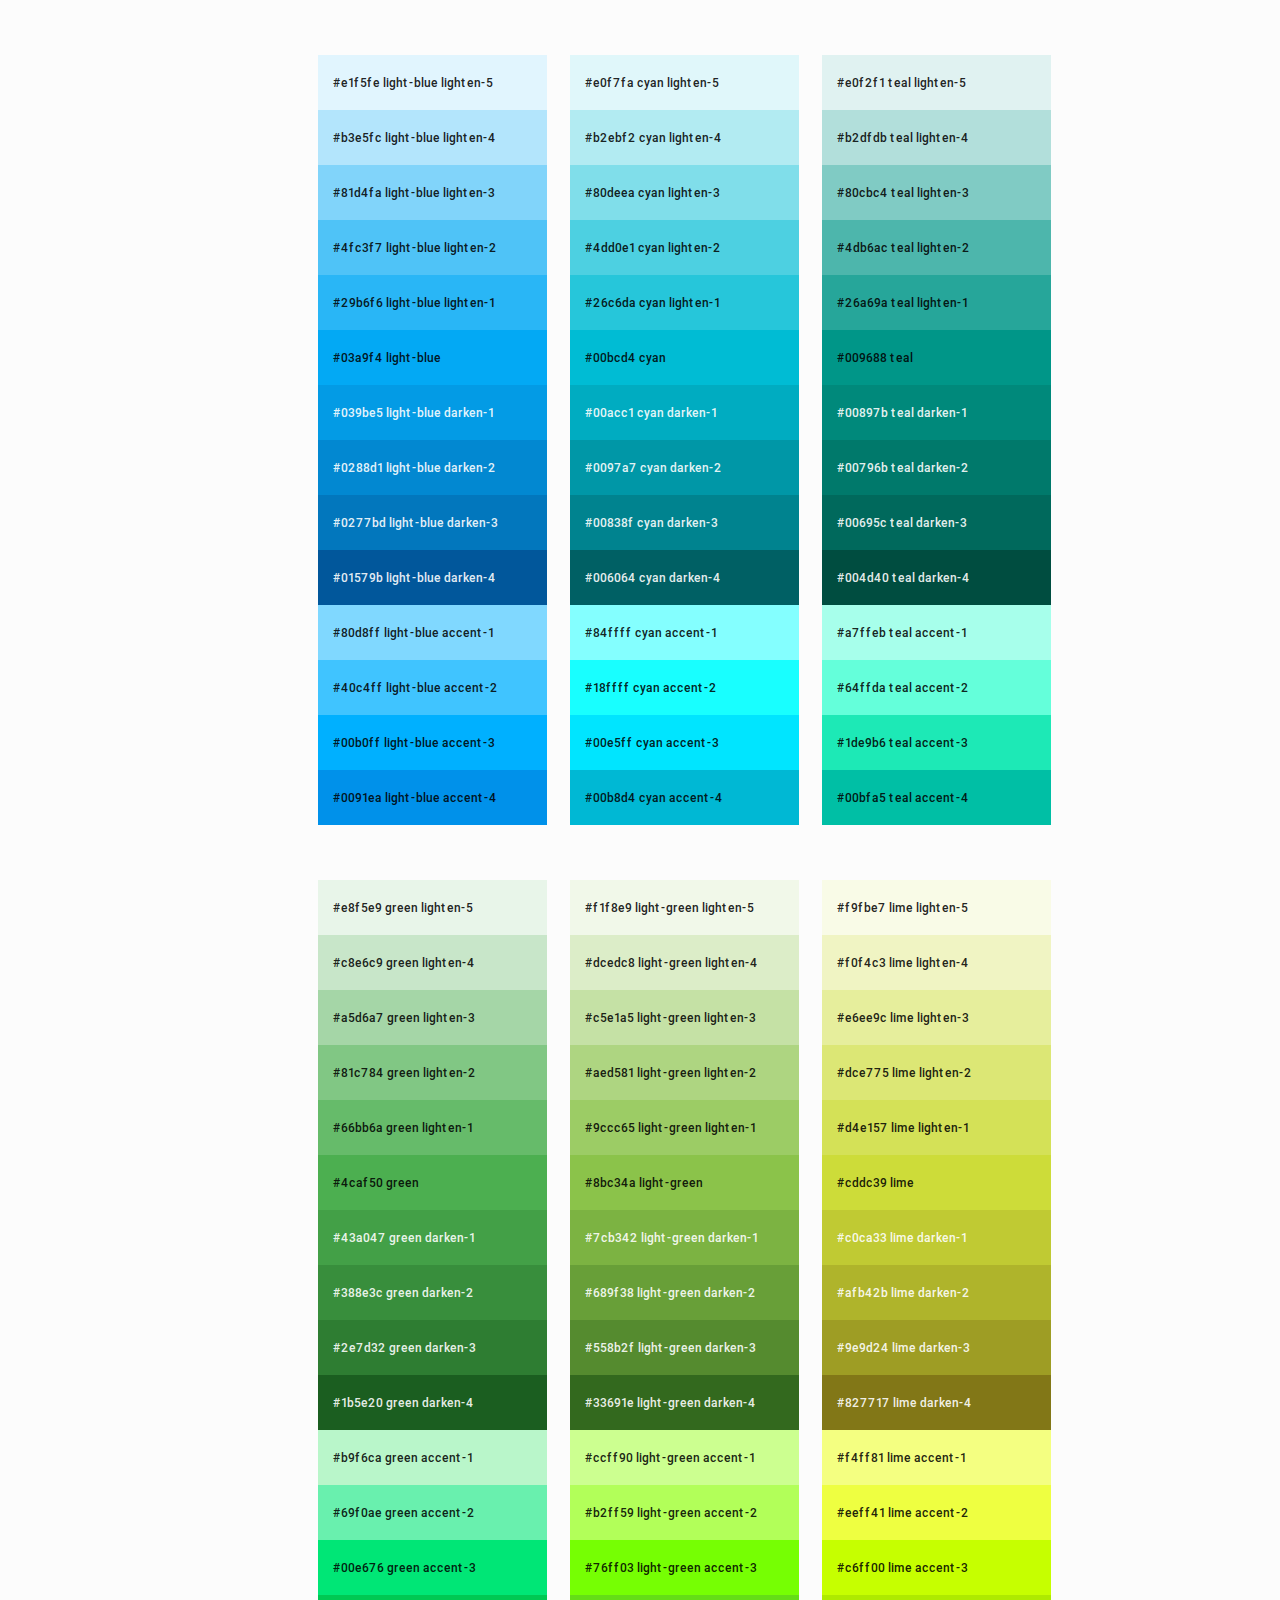
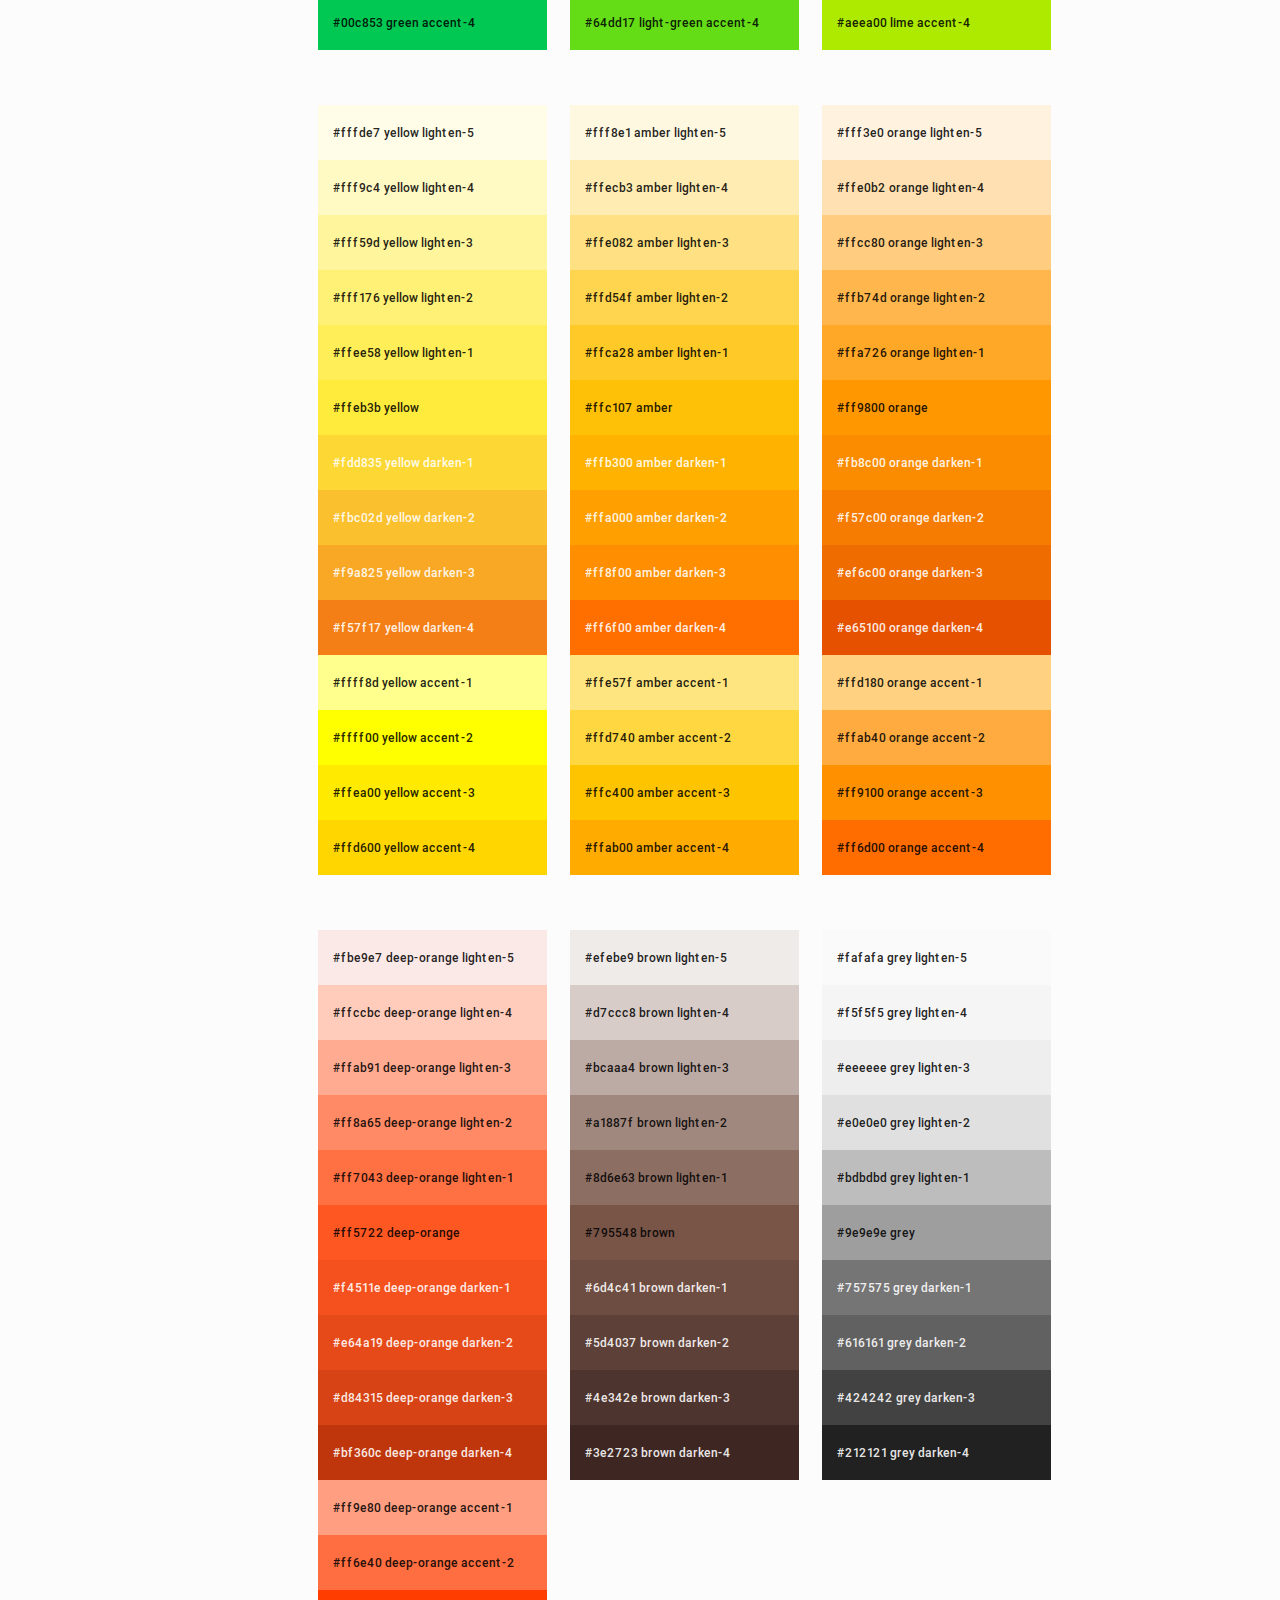
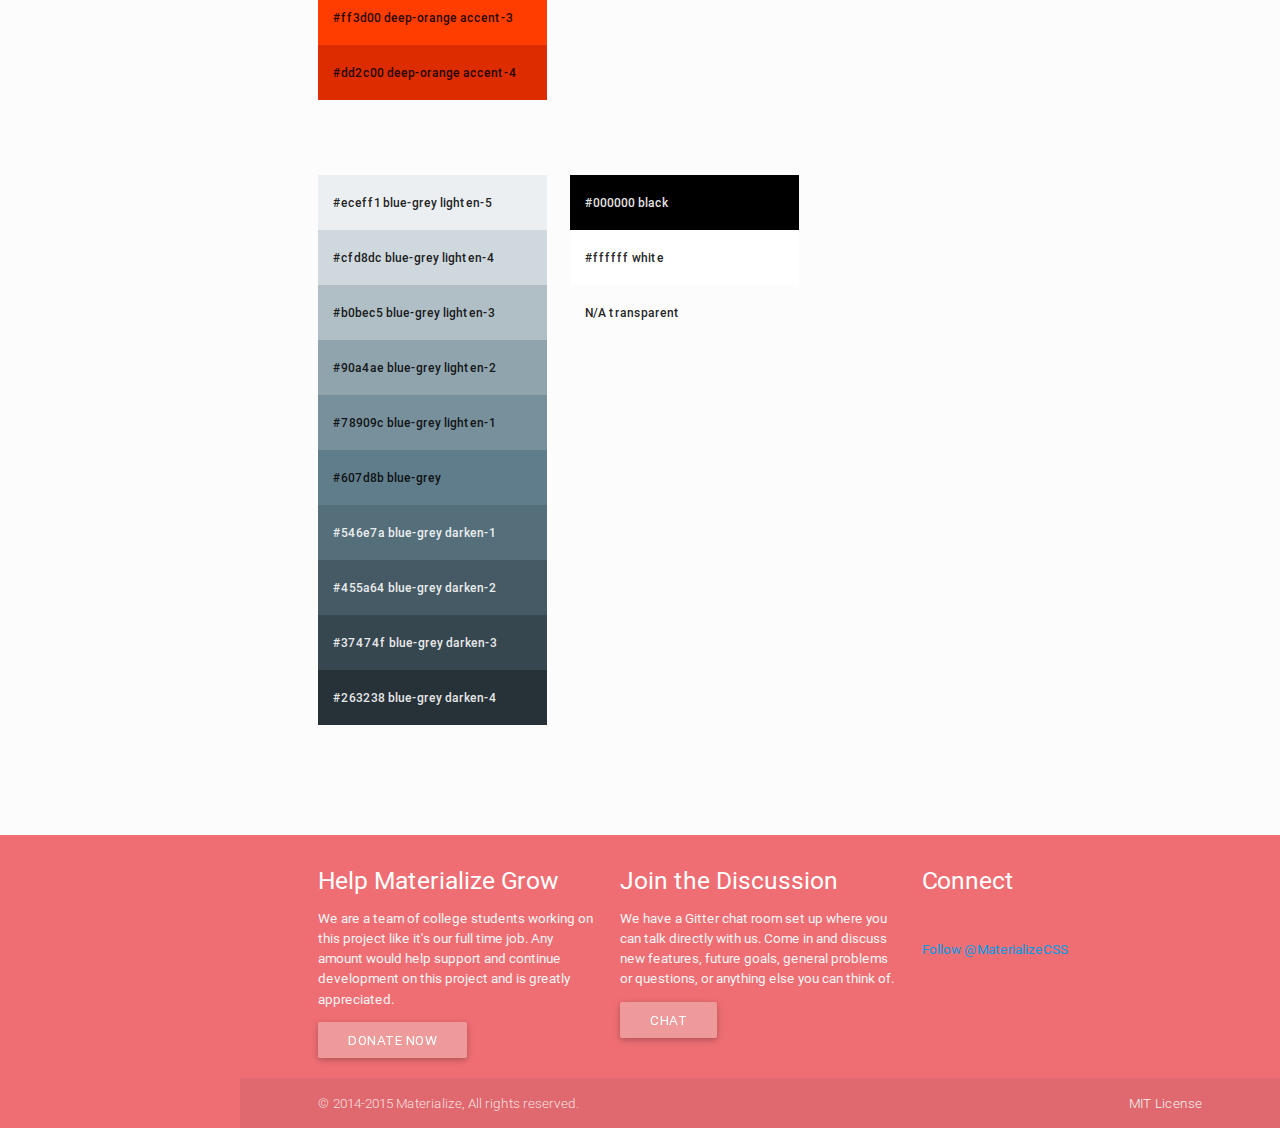
<file: color.html>
<!DOCTYPE html>
<html lang="en">
  <head>
    <meta http-equiv="Content-Type" content="text/html; charset=UTF-8">
    <meta name="viewport" content="width=device-width, initial-scale=1">
    <meta http-equiv="X-UA-Compatible" content="IE=edge">
    <meta name="msapplication-tap-highlight" content="no">
    <meta name="description" content="Materialize is a modern responsive CSS framework based on Material Design by Google. ">
    <title>Color - Materialize</title>
    <!-- Favicons-->
    <link rel="apple-touch-icon-precomposed" href="images/favicon/apple-touch-icon-152x152.png">
    <meta name="msapplication-TileColor" content="#FFFFFF">
    <meta name="msapplication-TileImage" content="images/favicon/mstile-144x144.png">
    <link rel="icon" href="images/favicon/favicon-32x32.png" sizes="32x32">
    <!--  Android 5 Chrome Color-->
    <meta name="theme-color" content="#EE6E73">
    <!-- CSS-->
    <link href="css/prism.css" rel="stylesheet">
    <link href="css/ghpages-materialize.css" type="text/css" rel="stylesheet" media="screen,projection">
    <link href="http://fonts.googleapis.com/css?family=Inconsolata" rel="stylesheet" type="text/css">
    <link href="http://fonts.googleapis.com/icon?family=Material+Icons" rel="stylesheet">
    <script>
      window.liveSettings = {
        api_key: "a0b49b34b93844c38eaee15690d86413",
        picker: "bottom-right",
        detectlang: true,
        dynamic: true,
        autocollect: true
      };
    </script>
    <script src="//cdn.transifex.com/live.js"></script>
  </head>
  <body>
    <header>
      <nav class="top-nav">
        <div class="container">
          <div class="nav-wrapper"><a class="page-title">Color</a></div>
        </div>
      </nav>
      <div class="container"><a href="#" data-activates="nav-mobile" class="button-collapse top-nav full hide-on-large-only"><i class="mdi-navigation-menu"></i></a></div>
      <ul id="nav-mobile" class="side-nav fixed">
        <li class="logo"><a id="logo-container" href="http://materializecss.com/" class="brand-logo">
            <object id="front-page-logo" type="image/svg+xml" data="res/materialize.svg">Your browser does not support SVG</object></a></li>
        <li class="search">
          <div class="search-wrapper card">
            <input id="search"><i class="material-icons">search</i>
            <div class="search-results"></div>
          </div>
        </li>
        <li class="bold"><a href="about.html" class="waves-effect waves-teal">About</a></li>
        <li class="bold"><a href="getting-started.html" class="waves-effect waves-teal">Getting Started</a></li>
        <li class="no-padding">
          <ul class="collapsible collapsible-accordion">
            <li class="bold"><a class="collapsible-header active waves-effect waves-teal">CSS</a>
              <div class="collapsible-body">
                <ul>
                  <li class="active"><a href="color.html">Color</a></li>
                  <li><a href="grid.html">Grid</a></li>
                  <li><a href="helpers.html">Helpers</a></li>
                  <li><a href="media-css.html">Media</a></li>
                  <li><a href="sass.html">Sass</a></li>
                  <li><a href="shadow.html">Shadow</a></li>
                  <li><a href="table.html">Table</a></li>
                  <li><a href="typography.html">Typography</a></li>
                </ul>
              </div>
            </li>
            <li class="bold"><a class="collapsible-header  waves-effect waves-teal">Components</a>
              <div class="collapsible-body">
                <ul>
                  <li><a href="badges.html">Badges</a></li>
                  <li><a href="buttons.html">Buttons</a></li>
                  <li><a href="breadcrumbs.html">Breadcrumbs</a></li>
                  <li><a href="cards.html">Cards</a></li>
                  <li><a href="chips.html">Chips</a></li>
                  <li><a href="collections.html">Collections</a></li>
                  <li><a href="footer.html">Footer</a></li>
                  <li><a href="forms.html">Forms</a></li>
                  <li><a href="icons.html">Icons</a></li>
                  <li><a href="navbar.html">Navbar</a></li>
                  <li><a href="pagination.html">Pagination</a></li>
                  <li><a href="preloader.html">Preloader</a></li>
                </ul>
              </div>
            </li>
            <li class="bold"><a class="collapsible-header  waves-effect waves-teal">JavaScript</a>
              <div class="collapsible-body">
                <ul>
                  <li><a href="collapsible.html">Collapsible</a></li>
                  <li><a href="dialogs.html">Dialogs</a></li>
                  <li><a href="dropdown.html">Dropdown</a></li>
                  <li><a href="media.html">Media</a></li>
                  <li><a href="modals.html">Modals</a></li>
                  <li><a href="parallax.html">Parallax</a></li>
                  <li><a href="pushpin.html">Pushpin</a></li>
                  <li><a href="scrollfire.html">ScrollFire</a></li>
                  <li><a href="scrollspy.html">Scrollspy</a></li>
                  <li><a href="side-nav.html">SideNav</a></li>
                  <li><a href="tabs.html">Tabs</a></li>
                  <li><a href="transitions.html">Transitions</a></li>
                  <li><a href="waves.html">Waves</a></li>
                </ul>
              </div>
            </li>
          </ul>
        </li>
        <li class="bold"><a href="http://materializecss.com/mobile.html" class="waves-effect waves-teal">Mobile</a></li>
        <li class="bold"><a href="showcase.html" class="waves-effect waves-teal">Showcase</a></li>
      </ul>
    </header>
    <main><div class="container">
  <div class="row">

    <div class="col s12 m9 l10">

      <div id="color-usage" class="section scrollspy">
        <h2 class="header">Usage</h2>
        <p class="caption">
        Here is a color palette based on the material design base colors. Each of these colors is defined with a base color class and an optional lighten or darken class.
        </p>
        <div class="row section">
          <h5 class="col s12 m3">Background Color</h5>
          <div class="col s12 m9">
            <p>To apply a background color, just add the color name and light/darkness as a class to the element.</p>
            <div class="card-panel teal lighten-2">This is a card panel with a teal lighten-2 class</div>
            <pre><code class="language-markup">
    &lt;div class="card-panel teal lighten-2">This is a card panel with a teal lighten-2 class&lt;/div>
            </code></pre>
          </div>

          <br>

          <h5 class="col s12 m3">Text Color</h5>
          <div class="col s12 m9">
            <p>To apply a text color, just append <code class="languague-markup">-text</code> to the color class like this:</p>
            <div class="card-panel"><span class="blue-text text-darken-2">This is a card panel with dark blue text</span></div>
            <pre><code class="language-markup">
    &lt;div class="card-panel">
      &lt;span class="blue-text text-darken-2">This is a card panel with dark blue text&lt;/span>
    &lt;/div>
            </code></pre>
          </div>
        </div>
      </div>

      <div id="sass" class="section scrollspy">
        <h2 class="header">Sass</h2>
        <p>
        For background colors, you can apply the color simply by extending the classes like the example below.
        </p>
        <pre><code class="language-scss col s12">
  .ilike-blue-container {
    @extend .blue, .lighten-4;
  }
        </code></pre>

        <p>
        For changing text color, you can apply the color simply by extending the classes like the example below.
        </p>
        <pre><code class="language-scss col s12">
  .ilike-blue-container {
    @extend .blue-text, .text-lighten-4;
  }
        </code></pre>
      </div>
      <div id="palette" class="section scrollspy">

        <h2 class="header">Color Palette</h2>
        <div class="row dynamic-color">
          <div class="col s12 m6 l4">
            <div class="red lighten-5"></div>
            <div class="red lighten-4"></div>
            <div class="red lighten-3"></div>
            <div class="red lighten-2"></div>
            <div class="red lighten-1"></div>
            <div class="red"></div>
            <div class="red darken-1"></div>
            <div class="red darken-2"></div>
            <div class="red darken-3"></div>
            <div class="red darken-4"></div>
            <div class="red accent-1"></div>
            <div class="red accent-2"></div>
            <div class="red accent-3"></div>
            <div class="red accent-4"></div>
          </div>

          <div class="col s12 m6 l4">
            <div class="pink lighten-5"></div>
            <div class="pink lighten-4"></div>
            <div class="pink lighten-3"></div>
            <div class="pink lighten-2"></div>
            <div class="pink lighten-1"></div>
            <div class="pink"></div>
            <div class="pink darken-1"></div>
            <div class="pink darken-2"></div>
            <div class="pink darken-3"></div>
            <div class="pink darken-4"></div>
            <div class="pink accent-1"></div>
            <div class="pink accent-2"></div>
            <div class="pink accent-3"></div>
            <div class="pink accent-4"></div>
          </div>
          <div class="col s12 m6 l4">
            <div class="purple lighten-5"></div>
            <div class="purple lighten-4"></div>
            <div class="purple lighten-3"></div>
            <div class="purple lighten-2"></div>
            <div class="purple lighten-1"></div>
            <div class="purple"></div>
            <div class="purple darken-1"></div>
            <div class="purple darken-2"></div>
            <div class="purple darken-3"></div>
            <div class="purple darken-4"></div>
            <div class="purple accent-1"></div>
            <div class="purple accent-2"></div>
            <div class="purple accent-3"></div>
            <div class="purple accent-4"></div>
          </div>
          <div class="col s12 m6 l4">
            <div class="deep-purple lighten-5"></div>
            <div class="deep-purple lighten-4"></div>
            <div class="deep-purple lighten-3"></div>
            <div class="deep-purple lighten-2"></div>
            <div class="deep-purple lighten-1"></div>
            <div class="deep-purple"></div>
            <div class="deep-purple darken-1"></div>
            <div class="deep-purple darken-2"></div>
            <div class="deep-purple darken-3"></div>
            <div class="deep-purple darken-4"></div>
            <div class="deep-purple accent-1"></div>
            <div class="deep-purple accent-2"></div>
            <div class="deep-purple accent-3"></div>
            <div class="deep-purple accent-4"></div>
          </div>
          <div class="col s12 m6 l4">
            <div class="indigo lighten-5"></div>
            <div class="indigo lighten-4"></div>
            <div class="indigo lighten-3"></div>
            <div class="indigo lighten-2"></div>
            <div class="indigo lighten-1"></div>
            <div class="indigo"></div>
            <div class="indigo darken-1"></div>
            <div class="indigo darken-2"></div>
            <div class="indigo darken-3"></div>
            <div class="indigo darken-4"></div>
            <div class="indigo accent-1"></div>
            <div class="indigo accent-2"></div>
            <div class="indigo accent-3"></div>
            <div class="indigo accent-4"></div>
          </div>
          <div class="col s12 m6 l4">
            <div class="blue lighten-5"></div>
            <div class="blue lighten-4"></div>
            <div class="blue lighten-3"></div>
            <div class="blue lighten-2"></div>
            <div class="blue lighten-1"></div>
            <div class="blue"></div>
            <div class="blue darken-1"></div>
            <div class="blue darken-2"></div>
            <div class="blue darken-3"></div>
            <div class="blue darken-4"></div>
            <div class="blue accent-1"></div>
            <div class="blue accent-2"></div>
            <div class="blue accent-3"></div>
            <div class="blue accent-4"></div>
          </div>
          <div class="col s12 m6 l4">
            <div class="light-blue lighten-5"></div>
            <div class="light-blue lighten-4"></div>
            <div class="light-blue lighten-3"></div>
            <div class="light-blue lighten-2"></div>
            <div class="light-blue lighten-1"></div>
            <div class="light-blue"></div>
            <div class="light-blue darken-1"></div>
            <div class="light-blue darken-2"></div>
            <div class="light-blue darken-3"></div>
            <div class="light-blue darken-4"></div>
            <div class="light-blue accent-1"></div>
            <div class="light-blue accent-2"></div>
            <div class="light-blue accent-3"></div>
            <div class="light-blue accent-4"></div>
          </div>
          <div class="col s12 m6 l4">
            <div class="cyan lighten-5"></div>
            <div class="cyan lighten-4"></div>
            <div class="cyan lighten-3"></div>
            <div class="cyan lighten-2"></div>
            <div class="cyan lighten-1"></div>
            <div class="cyan"></div>
            <div class="cyan darken-1"></div>
            <div class="cyan darken-2"></div>
            <div class="cyan darken-3"></div>
            <div class="cyan darken-4"></div>
            <div class="cyan accent-1"></div>
            <div class="cyan accent-2"></div>
            <div class="cyan accent-3"></div>
            <div class="cyan accent-4"></div>
          </div>
          <div class="col s12 m6 l4">
            <div class="teal lighten-5"></div>
            <div class="teal lighten-4"></div>
            <div class="teal lighten-3"></div>
            <div class="teal lighten-2"></div>
            <div class="teal lighten-1"></div>
            <div class="teal"></div>
            <div class="teal darken-1"></div>
            <div class="teal darken-2"></div>
            <div class="teal darken-3"></div>
            <div class="teal darken-4"></div>
            <div class="teal accent-1"></div>
            <div class="teal accent-2"></div>
            <div class="teal accent-3"></div>
            <div class="teal accent-4"></div>
          </div>
          <div class="col s12 m6 l4">
            <div class="green lighten-5"></div>
            <div class="green lighten-4"></div>
            <div class="green lighten-3"></div>
            <div class="green lighten-2"></div>
            <div class="green lighten-1"></div>
            <div class="green"></div>
            <div class="green darken-1"></div>
            <div class="green darken-2"></div>
            <div class="green darken-3"></div>
            <div class="green darken-4"></div>
            <div class="green accent-1"></div>
            <div class="green accent-2"></div>
            <div class="green accent-3"></div>
            <div class="green accent-4"></div>
          </div>
          <div class="col s12 m6 l4">
            <div class="light-green lighten-5"></div>
            <div class="light-green lighten-4"></div>
            <div class="light-green lighten-3"></div>
            <div class="light-green lighten-2"></div>
            <div class="light-green lighten-1"></div>
            <div class="light-green"></div>
            <div class="light-green darken-1"></div>
            <div class="light-green darken-2"></div>
            <div class="light-green darken-3"></div>
            <div class="light-green darken-4"></div>
            <div class="light-green accent-1"></div>
            <div class="light-green accent-2"></div>
            <div class="light-green accent-3"></div>
            <div class="light-green accent-4"></div>
          </div>
          <div class="col s12 m6 l4">
            <div class="lime lighten-5"></div>
            <div class="lime lighten-4"></div>
            <div class="lime lighten-3"></div>
            <div class="lime lighten-2"></div>
            <div class="lime lighten-1"></div>
            <div class="lime"></div>
            <div class="lime darken-1"></div>
            <div class="lime darken-2"></div>
            <div class="lime darken-3"></div>
            <div class="lime darken-4"></div>
            <div class="lime accent-1"></div>
            <div class="lime accent-2"></div>
            <div class="lime accent-3"></div>
            <div class="lime accent-4"></div>
          </div>
          <div class="col s12 m6 l4">
            <div class="yellow lighten-5"></div>
            <div class="yellow lighten-4"></div>
            <div class="yellow lighten-3"></div>
            <div class="yellow lighten-2"></div>
            <div class="yellow lighten-1"></div>
            <div class="yellow"></div>
            <div class="yellow darken-1"></div>
            <div class="yellow darken-2"></div>
            <div class="yellow darken-3"></div>
            <div class="yellow darken-4"></div>
            <div class="yellow accent-1"></div>
            <div class="yellow accent-2"></div>
            <div class="yellow accent-3"></div>
            <div class="yellow accent-4"></div>
          </div>
          <div class="col s12 m6 l4">
            <div class="amber lighten-5"></div>
            <div class="amber lighten-4"></div>
            <div class="amber lighten-3"></div>
            <div class="amber lighten-2"></div>
            <div class="amber lighten-1"></div>
            <div class="amber"></div>
            <div class="amber darken-1"></div>
            <div class="amber darken-2"></div>
            <div class="amber darken-3"></div>
            <div class="amber darken-4"></div>
            <div class="amber accent-1"></div>
            <div class="amber accent-2"></div>
            <div class="amber accent-3"></div>
            <div class="amber accent-4"></div>
          </div>
          <div class="col s12 m6 l4">
            <div class="orange lighten-5"></div>
            <div class="orange lighten-4"></div>
            <div class="orange lighten-3"></div>
            <div class="orange lighten-2"></div>
            <div class="orange lighten-1"></div>
            <div class="orange"></div>
            <div class="orange darken-1"></div>
            <div class="orange darken-2"></div>
            <div class="orange darken-3"></div>
            <div class="orange darken-4"></div>
            <div class="orange accent-1"></div>
            <div class="orange accent-2"></div>
            <div class="orange accent-3"></div>
            <div class="orange accent-4"></div>
          </div>
          <div class="col s12 m6 l4">
            <div class="deep-orange lighten-5"></div>
            <div class="deep-orange lighten-4"></div>
            <div class="deep-orange lighten-3"></div>
            <div class="deep-orange lighten-2"></div>
            <div class="deep-orange lighten-1"></div>
            <div class="deep-orange"></div>
            <div class="deep-orange darken-1"></div>
            <div class="deep-orange darken-2"></div>
            <div class="deep-orange darken-3"></div>
            <div class="deep-orange darken-4"></div>
            <div class="deep-orange accent-1"></div>
            <div class="deep-orange accent-2"></div>
            <div class="deep-orange accent-3"></div>
            <div class="deep-orange accent-4"></div>
          </div>
          <div class="col s12 m6 l4">
            <div class="brown lighten-5"></div>
            <div class="brown lighten-4"></div>
            <div class="brown lighten-3"></div>
            <div class="brown lighten-2"></div>
            <div class="brown lighten-1"></div>
            <div class="brown"></div>
            <div class="brown darken-1"></div>
            <div class="brown darken-2"></div>
            <div class="brown darken-3"></div>
            <div class="brown darken-4"></div>
          </div>
          <div class="col s12 m6 l4">
            <div class="grey lighten-5"></div>
            <div class="grey lighten-4"></div>
            <div class="grey lighten-3"></div>
            <div class="grey lighten-2"></div>
            <div class="grey lighten-1"></div>
            <div class="grey"></div>
            <div class="grey darken-1"></div>
            <div class="grey darken-2"></div>
            <div class="grey darken-3"></div>
            <div class="grey darken-4"></div>
          </div>
        </div>
        <div class="row dynamic-color">
          <div class="col s12 m6 l4">
            <div class="blue-grey lighten-5"></div>
            <div class="blue-grey lighten-4"></div>
            <div class="blue-grey lighten-3"></div>
            <div class="blue-grey lighten-2"></div>
            <div class="blue-grey lighten-1"></div>
            <div class="blue-grey"></div>
            <div class="blue-grey darken-1"></div>
            <div class="blue-grey darken-2"></div>
            <div class="blue-grey darken-3"></div>
            <div class="blue-grey darken-4"></div>
          </div>
          <div class="col s12 m6 l4">
            <div class="black"></div>
            <div class="white"></div>
            <div class="transparent"></div>
          </div>          
        </div>
      </div>
    </div>

    <div class="col hide-on-small-only m3 l2">
      <div class="toc-wrapper">
        <div class="buysellads hide-on-small-only">
          <!-- CarbonAds Zone Code -->
          <script async type="text/javascript" src="//cdn.carbonads.com/carbon.js?zoneid=1673&serve=C6AILKT&placement=materializecss" id="_carbonads_js"></script>
        </div>
        <div style="height: 1px;">
          <ul class="section table-of-contents">
            <li><a href="#color-usage">Usage</a></li>
            <li><a href="#sass">Sass</a></li>
            <li><a href="#palette">Color Palette</a></li>
          </ul>
        </div>
      </div>
    </div>

  </div>
</div>

    </main>    <footer class="page-footer">
      <div class="container">
        <div class="row">
          <div class="col l4 s12">
            <h5 class="white-text">Help Materialize Grow</h5>
            <p class="grey-text text-lighten-4">We are a team of college students working on this project like it's our full time job. Any amount would help support and continue development on this project and is greatly appreciated.</p>
            <form id="paypal-donate" action="https://www.paypal.com/cgi-bin/webscr" method="post" target="_top">
<input type="hidden" name="cmd" value="_s-xclick">
<input type="hidden" name="encrypted" value="-----BEGIN [base64]/voKC1TMEvxU0ct4gdsZ29zARE96gRsCPVtVpY1hGr0NivLXeiHyw3xoW9UfzjcI9gZy5PZYoNv2xkTMj+jUkzuBMDiB2JfrIH7ZNxbcK1m/ep7Luoo1CR8JmYNCtlzELMAkGBSsOAwIaBQAwgawGCSqGSIb3DQEHATAUBggqhkiG9w0DBwQI/PHaKaPxsg2AgYh0FZUDlxXaZSGYZJiUkF4L0p9hZn0tYmT6kqOqB50541GOsZtJSVAO/F+Qz5I9EsCuGve7GLKSBufhNjWa24ay5T2hkGJkAzISlqS2qBQSFDDpHDyEnNSZ2vPG2K8Bepc/[base64]/ETMS1ycjtkpkvjXZe9k+6CieLuLsPumsJ7QC1odNz3sJiCbs2wC0nLE0uLGaEtXynIgRqIddYCHx88pb5HTXv4SZeuv0Rqq4+axW9PLAAATU8w04qqjaSXgbGLP3NmohqM6bV9kZZwZLR/klDaQGo1u9uDb9lr4Yn+rBQIDAQABo4HuMIHrMB0GA1UdDgQWBBSWn3y7xm8XvVk/UtcKG+wQ1mSUazCBuwYDVR0jBIGzMIGwgBSWn3y7xm8XvVk/[base64]/zANBgkqhkiG9w0BAQUFAAOBgQCBXzpWmoBa5e9fo6ujionW1hUhPkOBakTr3YCDjbYfvJEiv/2P+IobhOGJr85+XHhN0v4gUkEDI8r2/rNk1m0GA8HKddvTjyGw/XqXa+LSTlDYkqI8OwR8GEYj4efEtcRpRYBxV8KxAW93YDWzFGvruKnnLbDAF6VR5w/[base64]/Cl/zgwDQYJKoZIhvcNAQEBBQAEgYAGuieIpSk7XCxyo4RieZQ/SO0EHUYEW9B7KFJB9qZ1+yCKpUm7prwsGGOJAAdqKOw59I7qjLQI5cFJz/O8Ivb14TclAZiKTnOCB/wO1QHp+9s+hF00D6v0TDetLm0GLnk/7ljWvNq1pTyiMTLVg4yw1dAzQE1tC6bYTtLuDhLl0Q==-----END PKCS7-----
">
<button class="btn waves-effect waves-light red lighten-3" type="submit" name="action" alt="PayPal - The safer, easier way to pay online!">Donate Now
</button>
</form>

          </div>
          <div class="col l4 s12">
            <h5 class="white-text">Join the Discussion</h5>
            <p class="grey-text text-lighten-4">We have a Gitter chat room set up where you can talk directly with us. Come in and discuss new features, future goals, general problems or questions, or anything else you can think of.</p>
            <a class="btn waves-effect waves-light red lighten-3" target="_blank" href="https://gitter.im/Dogfalo/materialize">Chat</a>
          </div>
          <div class="col l4 s12" style="overflow: hidden;">
            <h5 class="white-text">Connect</h5>
            <iframe src="http://ghbtns.com/github-btn.html?user=dogfalo&repo=materialize&type=watch&count=true&size=large" allowtransparency="true" frameborder="0" scrolling="0" width="170" height="30"></iframe>
            <br>
            <a href="https://twitter.com/MaterializeCSS" class="twitter-follow-button" data-show-count="true" data-size="large" data-dnt="true">Follow @MaterializeCSS</a>
            <br>
            <div class="g-follow" data-annotation="bubble" data-height="24" data-href="https://plus.google.com/108619793845925798422" data-rel="publisher"></div>
          </div>
        </div>
      </div>
      <div class="footer-copyright">
        <div class="container">
        © 2014-2015 Materialize, All rights reserved.
        <a class="grey-text text-lighten-4 right" href="https://github.com/Dogfalo/materialize/blob/master/LICENSE">MIT License</a>
        </div>
      </div>
    </footer>
    <!--  Scripts-->
    <script src="https://code.jquery.com/jquery-2.1.4.min.js"></script>
    <script>if (!window.jQuery) { document.write('<script src="bin/jquery-2.1.1.min.js"><\/script>'); }
    </script>
    <script src="js/jquery.timeago.min.js"></script>
    <script src="js/prism.js"></script>
    <script src="jade/lunr.min.js"></script>
    <script src="jade/search.js"></script>
    <script src="bin/materialize.js"></script>
    <script src="js/init.js"></script>
    <!-- Twitter Button -->
    <script>!function(d,s,id){var js,fjs=d.getElementsByTagName(s)[0],p=/^http:/.test(d.location)?'http':'https';if(!d.getElementById(id)){js=d.createElement(s);js.id=id;js.src=p+'://platform.twitter.com/widgets.js';fjs.parentNode.insertBefore(js,fjs);}}(document, 'script', 'twitter-wjs');</script>

    <!-- Google Plus Button-->
    <script src="https://apis.google.com/js/platform.js" async defer></script>

    <!--  Google Analytics  -->
    <script>
    (function(i,s,o,g,r,a,m){i['GoogleAnalyticsObject']=r;i[r]=i[r]||function(){
    (i[r].q=i[r].q||[]).push(arguments)},i[r].l=1*new Date();a=s.createElement(o),
    m=s.getElementsByTagName(o)[0];a.async=1;a.src=g;m.parentNode.insertBefore(a,m)
    })(window,document,'script','//www.google-analytics.com/analytics.js','ga');

    ga('create', 'UA-56218128-1', 'auto');
    ga('require', 'displayfeatures');
    ga('send', 'pageview');
    </script>

  </body>
</html>
</file>
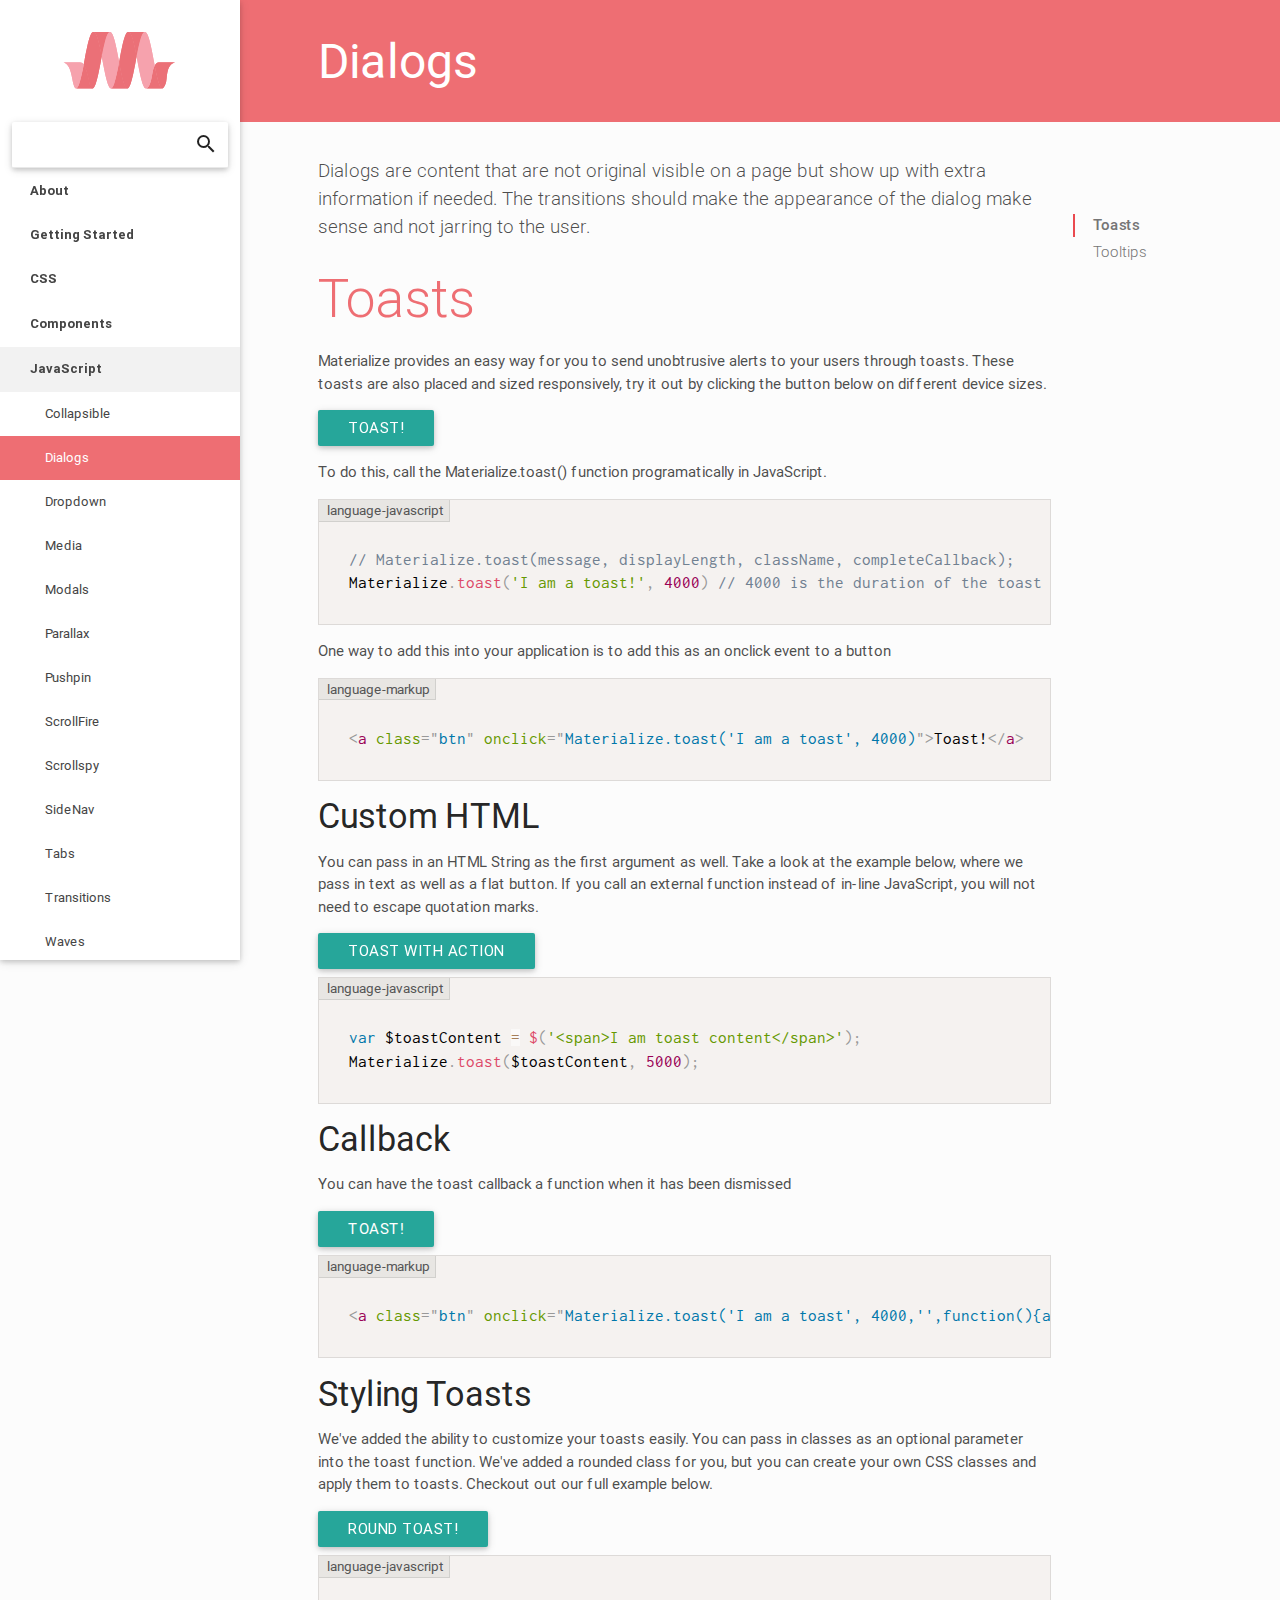
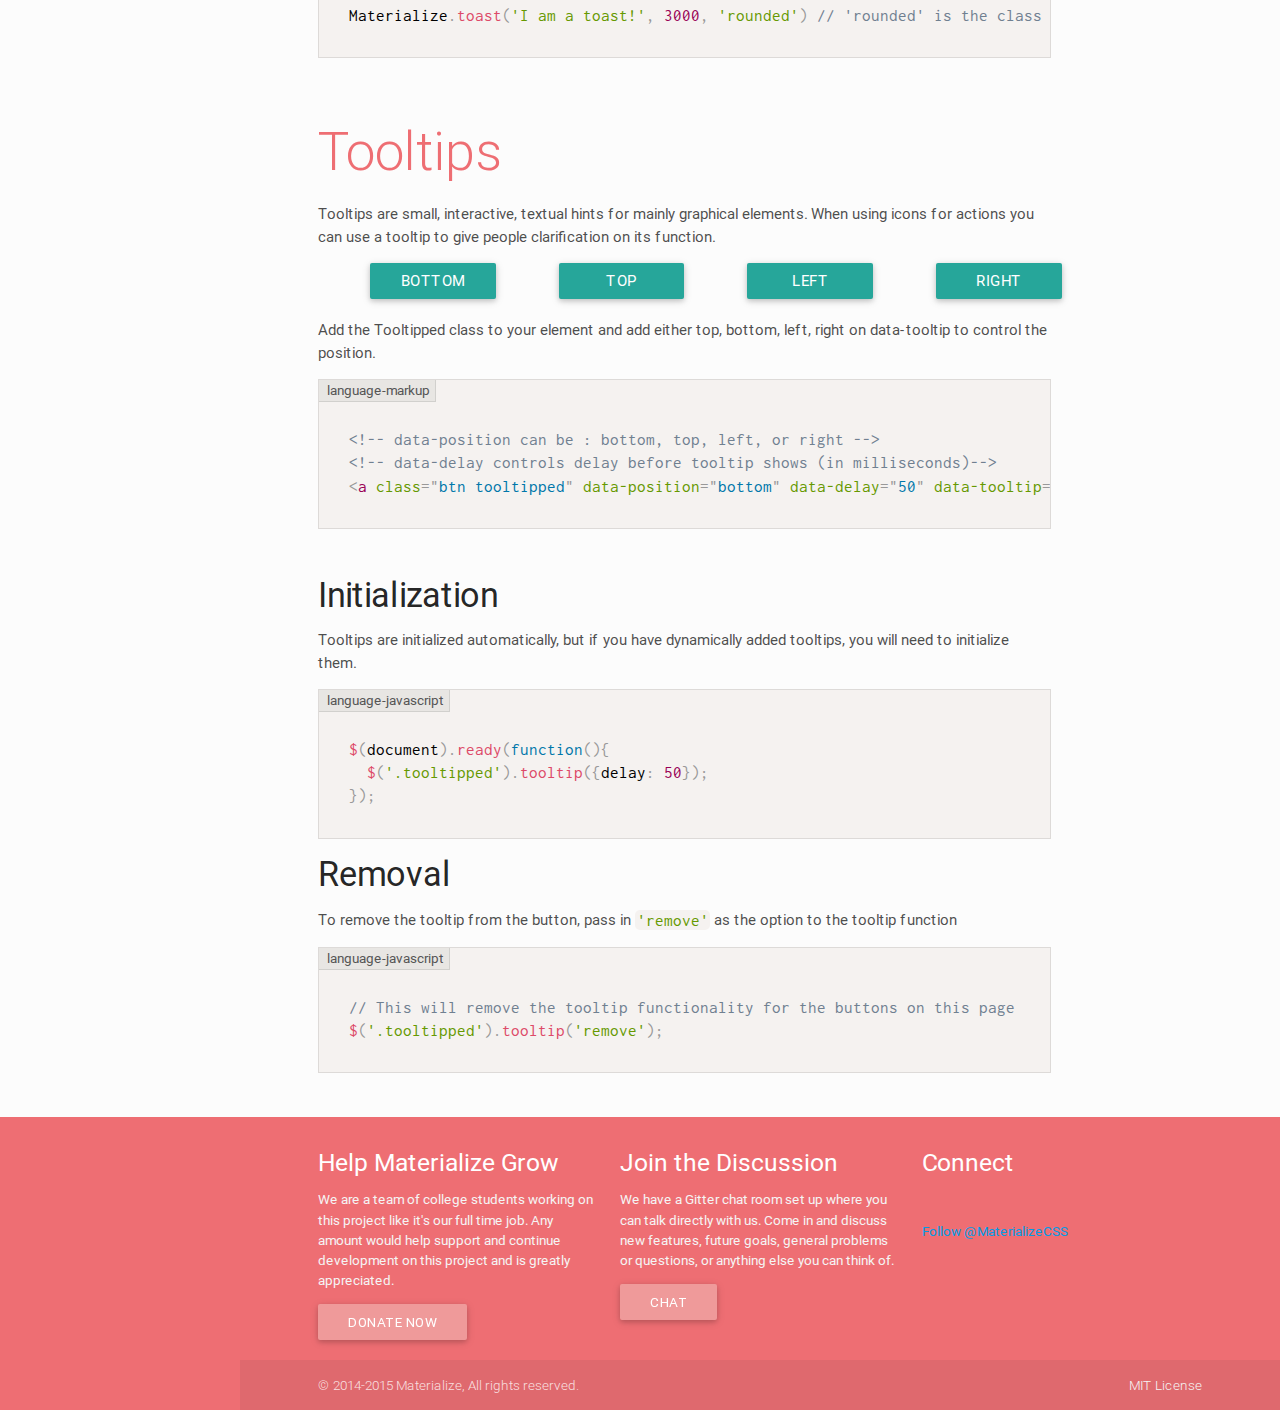
<file: dialogs.html>
<!DOCTYPE html>
<html lang="en">
  <head>
    <meta http-equiv="Content-Type" content="text/html; charset=UTF-8">
    <meta name="viewport" content="width=device-width, initial-scale=1">
    <meta http-equiv="X-UA-Compatible" content="IE=edge">
    <meta name="msapplication-tap-highlight" content="no">
    <meta name="description" content="Materialize is a modern responsive CSS framework based on Material Design by Google. ">
    <title>Dialogs - Materialize</title>
    <!-- Favicons-->
    <link rel="apple-touch-icon-precomposed" href="images/favicon/apple-touch-icon-152x152.png">
    <meta name="msapplication-TileColor" content="#FFFFFF">
    <meta name="msapplication-TileImage" content="images/favicon/mstile-144x144.png">
    <link rel="icon" href="images/favicon/favicon-32x32.png" sizes="32x32">
    <!--  Android 5 Chrome Color-->
    <meta name="theme-color" content="#EE6E73">
    <!-- CSS-->
    <link href="css/prism.css" rel="stylesheet">
    <link href="css/ghpages-materialize.css" type="text/css" rel="stylesheet" media="screen,projection">
    <link href="http://fonts.googleapis.com/css?family=Inconsolata" rel="stylesheet" type="text/css">
    <link href="http://fonts.googleapis.com/icon?family=Material+Icons" rel="stylesheet">
    <script>
      window.liveSettings = {
        api_key: "a0b49b34b93844c38eaee15690d86413",
        picker: "bottom-right",
        detectlang: true,
        dynamic: true,
        autocollect: true
      };
    </script>
    <script src="//cdn.transifex.com/live.js"></script>
  </head>
  <body>
    <header>
      <nav class="top-nav">
        <div class="container">
          <div class="nav-wrapper"><a class="page-title">Dialogs</a></div>
        </div>
      </nav>
      <div class="container"><a href="#" data-activates="nav-mobile" class="button-collapse top-nav full hide-on-large-only"><i class="mdi-navigation-menu"></i></a></div>
      <ul id="nav-mobile" class="side-nav fixed">
        <li class="logo"><a id="logo-container" href="http://materializecss.com/" class="brand-logo">
            <object id="front-page-logo" type="image/svg+xml" data="res/materialize.svg">Your browser does not support SVG</object></a></li>
        <li class="search">
          <div class="search-wrapper card">
            <input id="search"><i class="material-icons">search</i>
            <div class="search-results"></div>
          </div>
        </li>
        <li class="bold"><a href="about.html" class="waves-effect waves-teal">About</a></li>
        <li class="bold"><a href="getting-started.html" class="waves-effect waves-teal">Getting Started</a></li>
        <li class="no-padding">
          <ul class="collapsible collapsible-accordion">
            <li class="bold"><a class="collapsible-header  waves-effect waves-teal">CSS</a>
              <div class="collapsible-body">
                <ul>
                  <li><a href="color.html">Color</a></li>
                  <li><a href="grid.html">Grid</a></li>
                  <li><a href="helpers.html">Helpers</a></li>
                  <li><a href="media-css.html">Media</a></li>
                  <li><a href="sass.html">Sass</a></li>
                  <li><a href="shadow.html">Shadow</a></li>
                  <li><a href="table.html">Table</a></li>
                  <li><a href="typography.html">Typography</a></li>
                </ul>
              </div>
            </li>
            <li class="bold"><a class="collapsible-header  waves-effect waves-teal">Components</a>
              <div class="collapsible-body">
                <ul>
                  <li><a href="badges.html">Badges</a></li>
                  <li><a href="buttons.html">Buttons</a></li>
                  <li><a href="breadcrumbs.html">Breadcrumbs</a></li>
                  <li><a href="cards.html">Cards</a></li>
                  <li><a href="chips.html">Chips</a></li>
                  <li><a href="collections.html">Collections</a></li>
                  <li><a href="footer.html">Footer</a></li>
                  <li><a href="forms.html">Forms</a></li>
                  <li><a href="icons.html">Icons</a></li>
                  <li><a href="navbar.html">Navbar</a></li>
                  <li><a href="pagination.html">Pagination</a></li>
                  <li><a href="preloader.html">Preloader</a></li>
                </ul>
              </div>
            </li>
            <li class="bold"><a class="collapsible-header active waves-effect waves-teal">JavaScript</a>
              <div class="collapsible-body">
                <ul>
                  <li><a href="collapsible.html">Collapsible</a></li>
                  <li class="active"><a href="dialogs.html">Dialogs</a></li>
                  <li><a href="dropdown.html">Dropdown</a></li>
                  <li><a href="media.html">Media</a></li>
                  <li><a href="modals.html">Modals</a></li>
                  <li><a href="parallax.html">Parallax</a></li>
                  <li><a href="pushpin.html">Pushpin</a></li>
                  <li><a href="scrollfire.html">ScrollFire</a></li>
                  <li><a href="scrollspy.html">Scrollspy</a></li>
                  <li><a href="side-nav.html">SideNav</a></li>
                  <li><a href="tabs.html">Tabs</a></li>
                  <li><a href="transitions.html">Transitions</a></li>
                  <li><a href="waves.html">Waves</a></li>
                </ul>
              </div>
            </li>
          </ul>
        </li>
        <li class="bold"><a href="http://materializecss.com/mobile.html" class="waves-effect waves-teal">Mobile</a></li>
        <li class="bold"><a href="showcase.html" class="waves-effect waves-teal">Showcase</a></li>
      </ul>
    </header>
    <main><div class="container">
  <div class="row">
    <div class="col s12 m9 l10">

      <div id="toast" class="section scrollspy">
        <p class="caption">Dialogs are content that are not original visible on a page but show up with extra information if needed. The transitions should make the appearance of the dialog make sense and not jarring to the user.</p>
        <h2 class="header">Toasts</h2>
        <p>Materialize provides an easy way for you to send unobtrusive alerts to your users through toasts. These toasts are also placed and sized responsively, try it out by clicking the button below on different device sizes.</p>
        <a class="waves-effect waves-light btn" onclick="Materialize.toast('I am a toast', 4000)">Toast!</a>
        <p>To do this, call the Materialize.toast() function programatically in JavaScript.</p>
        <pre><code class="language-javascript">
  // Materialize.toast(message, displayLength, className, completeCallback);
  Materialize.toast('I am a toast!', 4000) // 4000 is the duration of the toast
        </code></pre>
        <p>One way to add this into your application is to add this as an onclick event to a button</p>
        <pre><code class="language-markup">
  &lt;a class="btn" onclick="Materialize.toast('I am a toast', 4000)">Toast!&lt;/a>
        </code></pre>

        <h4>Custom HTML</h4>
        <p>You can pass in an HTML String as the first argument as well. Take a look at the example below, where we pass in text as well as a flat button. If you call an external function instead of in-line JavaScript, you will not need to escape quotation marks. </p>
        <a class="waves-effect waves-light btn" onclick="displayCustomHTMLToast()">Toast with Action</a>
        <pre><code class="language-javascript">
  var $toastContent = $('&lt;span>I am toast content&lt;/span>');
  Materialize.toast($toastContent, 5000);
        </code></pre>

        <h4>Callback</h4>
        <p>You can have the toast callback a function when it has been dismissed</p>
        <a class="btn" onclick="Materialize.toast('I am a toast', 4000,'',function(){alert('Your toast was dismissed')})">Toast!</a>
        <pre><code class="language-markup">
  &lt;a class="btn" onclick="Materialize.toast('I am a toast', 4000,'',function(){alert('Your toast was dismissed')})">Toast!&lt;/a>
        </code></pre>

        <h4>Styling Toasts</h4>
        <p>We've added the ability to customize your toasts easily. You can pass in classes as an optional parameter into the toast function. We've added a rounded class for you, but you can create your own CSS classes and apply them to toasts. Checkout out our full example below.</p>

        <a class="waves-effect waves-light btn" onclick="Materialize.toast('I am a toast!', 3000, 'rounded')">Round Toast!</a>

        <pre><code class="language-javascript">
  Materialize.toast('I am a toast!', 3000, 'rounded') // 'rounded' is the class I'm applying to the toast
        </code></pre>
      </div>



      <!-- Tooltip Section -->
      <div id="tooltip" class="scrollspy section">
        <h2 class="header">Tooltips</h2>

        <p>Tooltips are small, interactive, textual hints for mainly graphical elements. When using icons for actions you can use a tooltip to give people clarification on its function.</p>
        <div class="row">
          <a class="btn tooltipped col s4 offset-s4 l2 offset-l1" data-position="bottom" data-delay="50" data-tooltip="I am tooltip"> Bottom</a>
          <a class="btn tooltipped col s4 offset-s4 l2 offset-l1" data-position="top" data-delay="50" data-tooltip="I am tooltip"> Top</a>
          <a class="btn tooltipped col s4 offset-s4 l2 offset-l1" data-position="left" data-delay="50" data-tooltip="I am tooltip"> Left</a>
          <a class="btn tooltipped col s4 offset-s4 l2 offset-l1" data-position="right" data-delay="50" data-tooltip="I am tooltip"> Right</a>
        </div>


        <p>Add the Tooltipped class to your element and add either top, bottom, left, right on data-tooltip to control the position.</p>
        <pre><code class="language-markup">
  &lt;!-- data-position can be : bottom, top, left, or right -->
  &lt;!-- data-delay controls delay before tooltip shows (in milliseconds)-->
  &lt;a class="btn tooltipped" data-position="bottom" data-delay="50" data-tooltip="I am tooltip">Hover me!&lt;/a>
        </code></pre>
        <br>
        <h4>Initialization</h4>
        <p>Tooltips are initialized automatically, but if you have dynamically added tooltips, you will need to initialize them.</p>
        <pre><code class="language-javascript">
  $(document).ready(function(){
    $('.tooltipped').tooltip({delay: 50});
  });
        </code></pre>

        <h4>Removal</h4>
        <p>To remove the tooltip from the button, pass in <code class="language-javascript">'remove'</code> as the option to the tooltip function</p>
        <pre><code class="language-javascript">
  // This will remove the tooltip functionality for the buttons on this page
  $('.tooltipped').tooltip('remove');
        </code></pre>
    </div>

  </div>


  <!-- Table of Contents -->
  <div class="col hide-on-small-only m3 l2">
    <div class="toc-wrapper">
      <div class="buysellads hide-on-small-only">
        <!-- CarbonAds Zone Code -->
        <script async type="text/javascript" src="//cdn.carbonads.com/carbon.js?zoneid=1673&serve=C6AILKT&placement=materializecss" id="_carbonads_js"></script>
      </div>
      <div style="height: 1px;">
        <ul class="section table-of-contents">
          <li><a href="#toast">Toasts</a></li>
          <li><a href="#tooltip">Tooltips</a></li>
        </ul>
      </div>
    </div>
  </div>

</div>
</div>


    </main>    <footer class="page-footer">
      <div class="container">
        <div class="row">
          <div class="col l4 s12">
            <h5 class="white-text">Help Materialize Grow</h5>
            <p class="grey-text text-lighten-4">We are a team of college students working on this project like it's our full time job. Any amount would help support and continue development on this project and is greatly appreciated.</p>
            <form id="paypal-donate" action="https://www.paypal.com/cgi-bin/webscr" method="post" target="_top">
<input type="hidden" name="cmd" value="_s-xclick">
<input type="hidden" name="encrypted" value="-----BEGIN [base64]/voKC1TMEvxU0ct4gdsZ29zARE96gRsCPVtVpY1hGr0NivLXeiHyw3xoW9UfzjcI9gZy5PZYoNv2xkTMj+jUkzuBMDiB2JfrIH7ZNxbcK1m/ep7Luoo1CR8JmYNCtlzELMAkGBSsOAwIaBQAwgawGCSqGSIb3DQEHATAUBggqhkiG9w0DBwQI/PHaKaPxsg2AgYh0FZUDlxXaZSGYZJiUkF4L0p9hZn0tYmT6kqOqB50541GOsZtJSVAO/F+Qz5I9EsCuGve7GLKSBufhNjWa24ay5T2hkGJkAzISlqS2qBQSFDDpHDyEnNSZ2vPG2K8Bepc/[base64]/ETMS1ycjtkpkvjXZe9k+6CieLuLsPumsJ7QC1odNz3sJiCbs2wC0nLE0uLGaEtXynIgRqIddYCHx88pb5HTXv4SZeuv0Rqq4+axW9PLAAATU8w04qqjaSXgbGLP3NmohqM6bV9kZZwZLR/klDaQGo1u9uDb9lr4Yn+rBQIDAQABo4HuMIHrMB0GA1UdDgQWBBSWn3y7xm8XvVk/UtcKG+wQ1mSUazCBuwYDVR0jBIGzMIGwgBSWn3y7xm8XvVk/[base64]/zANBgkqhkiG9w0BAQUFAAOBgQCBXzpWmoBa5e9fo6ujionW1hUhPkOBakTr3YCDjbYfvJEiv/2P+IobhOGJr85+XHhN0v4gUkEDI8r2/rNk1m0GA8HKddvTjyGw/XqXa+LSTlDYkqI8OwR8GEYj4efEtcRpRYBxV8KxAW93YDWzFGvruKnnLbDAF6VR5w/[base64]/Cl/zgwDQYJKoZIhvcNAQEBBQAEgYAGuieIpSk7XCxyo4RieZQ/SO0EHUYEW9B7KFJB9qZ1+yCKpUm7prwsGGOJAAdqKOw59I7qjLQI5cFJz/O8Ivb14TclAZiKTnOCB/wO1QHp+9s+hF00D6v0TDetLm0GLnk/7ljWvNq1pTyiMTLVg4yw1dAzQE1tC6bYTtLuDhLl0Q==-----END PKCS7-----
">
<button class="btn waves-effect waves-light red lighten-3" type="submit" name="action" alt="PayPal - The safer, easier way to pay online!">Donate Now
</button>
</form>

          </div>
          <div class="col l4 s12">
            <h5 class="white-text">Join the Discussion</h5>
            <p class="grey-text text-lighten-4">We have a Gitter chat room set up where you can talk directly with us. Come in and discuss new features, future goals, general problems or questions, or anything else you can think of.</p>
            <a class="btn waves-effect waves-light red lighten-3" target="_blank" href="https://gitter.im/Dogfalo/materialize">Chat</a>
          </div>
          <div class="col l4 s12" style="overflow: hidden;">
            <h5 class="white-text">Connect</h5>
            <iframe src="http://ghbtns.com/github-btn.html?user=dogfalo&repo=materialize&type=watch&count=true&size=large" allowtransparency="true" frameborder="0" scrolling="0" width="170" height="30"></iframe>
            <br>
            <a href="https://twitter.com/MaterializeCSS" class="twitter-follow-button" data-show-count="true" data-size="large" data-dnt="true">Follow @MaterializeCSS</a>
            <br>
            <div class="g-follow" data-annotation="bubble" data-height="24" data-href="https://plus.google.com/108619793845925798422" data-rel="publisher"></div>
          </div>
        </div>
      </div>
      <div class="footer-copyright">
        <div class="container">
        © 2014-2015 Materialize, All rights reserved.
        <a class="grey-text text-lighten-4 right" href="https://github.com/Dogfalo/materialize/blob/master/LICENSE">MIT License</a>
        </div>
      </div>
    </footer>
    <!--  Scripts-->
    <script src="https://code.jquery.com/jquery-2.1.4.min.js"></script>
    <script>if (!window.jQuery) { document.write('<script src="bin/jquery-2.1.1.min.js"><\/script>'); }
    </script>
    <script src="js/jquery.timeago.min.js"></script>
    <script src="js/prism.js"></script>
    <script src="jade/lunr.min.js"></script>
    <script src="jade/search.js"></script>
    <script src="bin/materialize.js"></script>
    <script src="js/init.js"></script>
    <!-- Twitter Button -->
    <script>!function(d,s,id){var js,fjs=d.getElementsByTagName(s)[0],p=/^http:/.test(d.location)?'http':'https';if(!d.getElementById(id)){js=d.createElement(s);js.id=id;js.src=p+'://platform.twitter.com/widgets.js';fjs.parentNode.insertBefore(js,fjs);}}(document, 'script', 'twitter-wjs');</script>

    <!-- Google Plus Button-->
    <script src="https://apis.google.com/js/platform.js" async defer></script>

    <!--  Google Analytics  -->
    <script>
    (function(i,s,o,g,r,a,m){i['GoogleAnalyticsObject']=r;i[r]=i[r]||function(){
    (i[r].q=i[r].q||[]).push(arguments)},i[r].l=1*new Date();a=s.createElement(o),
    m=s.getElementsByTagName(o)[0];a.async=1;a.src=g;m.parentNode.insertBefore(a,m)
    })(window,document,'script','//www.google-analytics.com/analytics.js','ga');

    ga('create', 'UA-56218128-1', 'auto');
    ga('require', 'displayfeatures');
    ga('send', 'pageview');
    </script>

  </body>
  <script type="text/javascript">
    var displayCustomHTMLToast = function () {
      var $toastContent = $('<span>I am toast content</span>');
      Materialize.toast($toastContent, 5000);
    }
  </script>
</html>
</file>
<file: css/prism.css>
/* http://prismjs.com/download.html?themes=prism&languages=markup+css+clike+javascript+scss+bash */
/**
 * prism.js default theme for JavaScript, CSS and HTML
 * Based on dabblet (http://dabblet.com)
 * @author Lea Verou
 */

code[class*="language-"],
pre[class*="language-"] {
	color: black;
/*	text-shadow: 0 1px white;*/
	font-family: 'Inconsolata', Monaco, Consolas, 'Andale Mono', monospace;
	direction: ltr;
	text-align: left;
	white-space: pre;
	word-spacing: normal;
	word-break: normal;
	line-height: 1.4;

	-moz-tab-size: 4;
	-o-tab-size: 4;
	tab-size: 4;

	-webkit-hyphens: none;
	-moz-hyphens: none;
	-ms-hyphens: none;
	hyphens: none;
}

pre[class*="language-"]::-moz-selection, pre[class*="language-"] ::-moz-selection,
code[class*="language-"]::-moz-selection, code[class*="language-"] ::-moz-selection {
	text-shadow: none;
	background: #b3d4fc;
}

pre[class*="language-"]::selection, pre[class*="language-"] ::selection,
code[class*="language-"]::selection, code[class*="language-"] ::selection {
	text-shadow: none;
	background: #b3d4fc;
}

@media print {
	code[class*="language-"],
	pre[class*="language-"] {
		text-shadow: none;
	}
}

/* Code blocks */
pre[class*="language-"] {
	padding: 1em;
	margin: .5em 0;
	overflow: auto;
}

:not(pre) > code[class*="language-"],
pre[class*="language-"] {
	background: #f5f2f0;
}

/* Inline code */
:not(pre) > code[class*="language-"] {
	padding: .1em;
	border-radius: .3em;
}

.token.comment,
.token.prolog,
.token.doctype,
.token.cdata {
	color: slategray;
}

.token.punctuation {
	color: #999;
}

.namespace {
	opacity: .7;
}

.token.property,
.token.tag,
.token.boolean,
.token.number,
.token.constant,
.token.symbol,
.token.deleted {
	color: #905;
}

.token.selector,
.token.attr-name,
.token.string,
.token.char,
.token.builtin,
.token.inserted {
	color: #690;
}

.token.operator,
.token.entity,
.token.url,
.language-css .token.string,
.style .token.string {
	color: #a67f59;
	background: hsla(0, 0%, 100%, .5);
}

.token.atrule,
.token.attr-value,
.token.keyword {
	color: #07a;
}

.token.function {
	color: #DD4A68;
}

.token.regex,
.token.important,
.token.variable {
	color: #e90;
}

.token.important {
	font-weight: bold;
}

.token.entity {
	cursor: help;
}
</file>
<file: css/social.css>
@import url(https://fonts.googleapis.com/css?family=Source+Sans+Pro:400,200,200italic,300,300italic,400italic,600,600italic,700,700italic,900,900italic);

body {
    font-family: 'Source Sans Pro', sans-serif;
    line-height: 1.5;
    color: #323232;
    font-size: 15px;
    font-weight: 400;
    text-rendering: optimizeLegibility;
    -webkit-font-smoothing: antialiased;
    -moz-font-smoothing: antialiased;
}
.heading-title {
    margin-bottom: 100px;
}
.text-center {
    text-align: center;
}
.heading-title h3 {
    margin-bottom: 0;
    letter-spacing: 2px;
    font-weight: normal;
}
.p-top-30 {
    padding-top: 30px;
}
.half-txt {
    width: 60%;
    margin: 0 auto;
    display: inline-block;
    line-height: 25px;
    color: #7e7e7e;
}
.text-uppercase {
    text-transform: uppercase;
}

.team-member, .team-member .team-img {
    position: relative;
}
.team-member {
    overflow: hidden;
}
.team-member, .team-member .team-img {
    position: relative;
}

.team-hover {
    position: absolute;
    top: 0;
    left: 0;
    bottom: 0;
    right: 0;
    margin: 0;
    border: 20px solid rgba(0, 0, 0, 0.1);
    background-color: rgba(255, 255, 255, 0.90);
    opacity: 0;
    -webkit-transition: all 0.3s;
    transition: all 0.3s;
}
.team-member:hover .team-hover .desk {
    top: 35%;
}
.team-member:hover .team-hover, .team-member:hover .team-hover .desk, .team-member:hover .team-hover .s-link {
    opacity: 1;
}
.team-hover .desk {
    position: absolute;
    top: 0%;
    width: 100%;
    opacity: 0;
    -webkit-transform: translateY(-55%);
    -ms-transform: translateY(-55%);
    transform: translateY(-55%);
    -webkit-transition: all 0.3s 0.2s;
    transition: all 0.3s 0.2s;
    padding: 0 20px;
}
.desk, .desk h4, .team-hover .s-link a {
    text-align: center;
    color: #222;
}
.team-member:hover .team-hover .s-link {
    bottom: 10%;
}
.team-member:hover .team-hover, .team-member:hover .team-hover .desk, .team-member:hover .team-hover .s-link {
    opacity: 1;
}
.team-hover .s-link {
    position: absolute;
    bottom: 0;
    width: 100%;
    opacity: 0;
    text-align: center;
    -webkit-transform: translateY(45%);
    -ms-transform: translateY(45%);
    transform: translateY(45%);
    -webkit-transition: all 0.3s 0.2s;
    transition: all 0.3s 0.2s;
    font-size: 35px;
}
.desk, .desk h4, .team-hover .s-link a {
    text-align: center;
    color: #222;
}
.team-member .s-link a {
    margin: 0 10px;
    color: #333;
    font-size: 16px;
}
.team-title {
    position: static;
    padding: 20px 0;
    display: inline-block;
    letter-spacing: 2px;
    width: 100%;
}
.team-title h5 {
    margin-bottom: 0px;
    display: block;
    text-transform: uppercase;
}
.team-title span {
    font-size: 12px;
    text-transform: uppercase;
    color: #a5a5a5;
    letter-spacing: 1px;
}

.light-txt {
    color: #fff !important;
}
.team-member .team-intro.light-txt h5 {
    color: #fff;
}
.team-member, .team-member .team-img {
    position: relative;
}
.team-member .team-intro.light-txt span {
    color: rgba(255, 255, 255, .5);
    font-size: 12px;
}
.team-member .team-intro h5, .team-member .team-intro.light-txt span {
    margin-bottom: 0px;
    text-transform: uppercase;
    letter-spacing: 2px;
}
.team-member .team-intro {
    position: absolute;
    right: 0;
    bottom: 30px;
    background: rgba(0, 0, 0, .7);
    padding: 10px 20px;
    width: 70%;
    text-align: right;
}
</file>
<file: css/about.css>
@import url(http://fonts.googleapis.com/css?family=Open+Sans:300,400,700);

a.socialbox {
    font-family: "Open Sans";
    font-weight: 300;
    display: inline-block;
    text-decoration: none;
    color: white;
    padding: 20px 30px;
    width: 320px;
    margin: 24px 0 0 24px;
}

a.socialbox.facebook {
    background-color: #2980b9;
    -webkit-transition: background-color 0.25s ease-in-out;
    transition: background-color 0.25s ease-in-out;
}
a.socialbox.twitter {
    background-color: #3498db;
    -webkit-transition: background-color 0.25s ease-in-out;
    transition: background-color 0.25s ease-in-out;
}
a.socialbox.pinterest {
    background-color: #c0392b;
    -webkit-transition: background-color 0.25s ease-in-out;
    transition: background-color 0.25s ease-in-out;
}
a.socialbox.linkedin {
    background-color: #34495e;
    -webkit-transition: background-color 0.25s ease-in-out;
    transition: background-color 0.25s ease-in-out;
}




a.socialbox .social-icon {
    line-height: 32px;
    font-size: 30px;
    display: inline-block;
    vertical-align: middle;
    border-right: 1px solid rgba(255, 255, 255, 0.25);
    padding-right: 15px;
}
a.socialbox .description {
    display: inline-block;
    vertical-align: middle;
    padding-left: 10px;
    font-size: 13px;
}

a.socialbox .description span {
    display: block;
    line-height: 16px;
}
</file>
